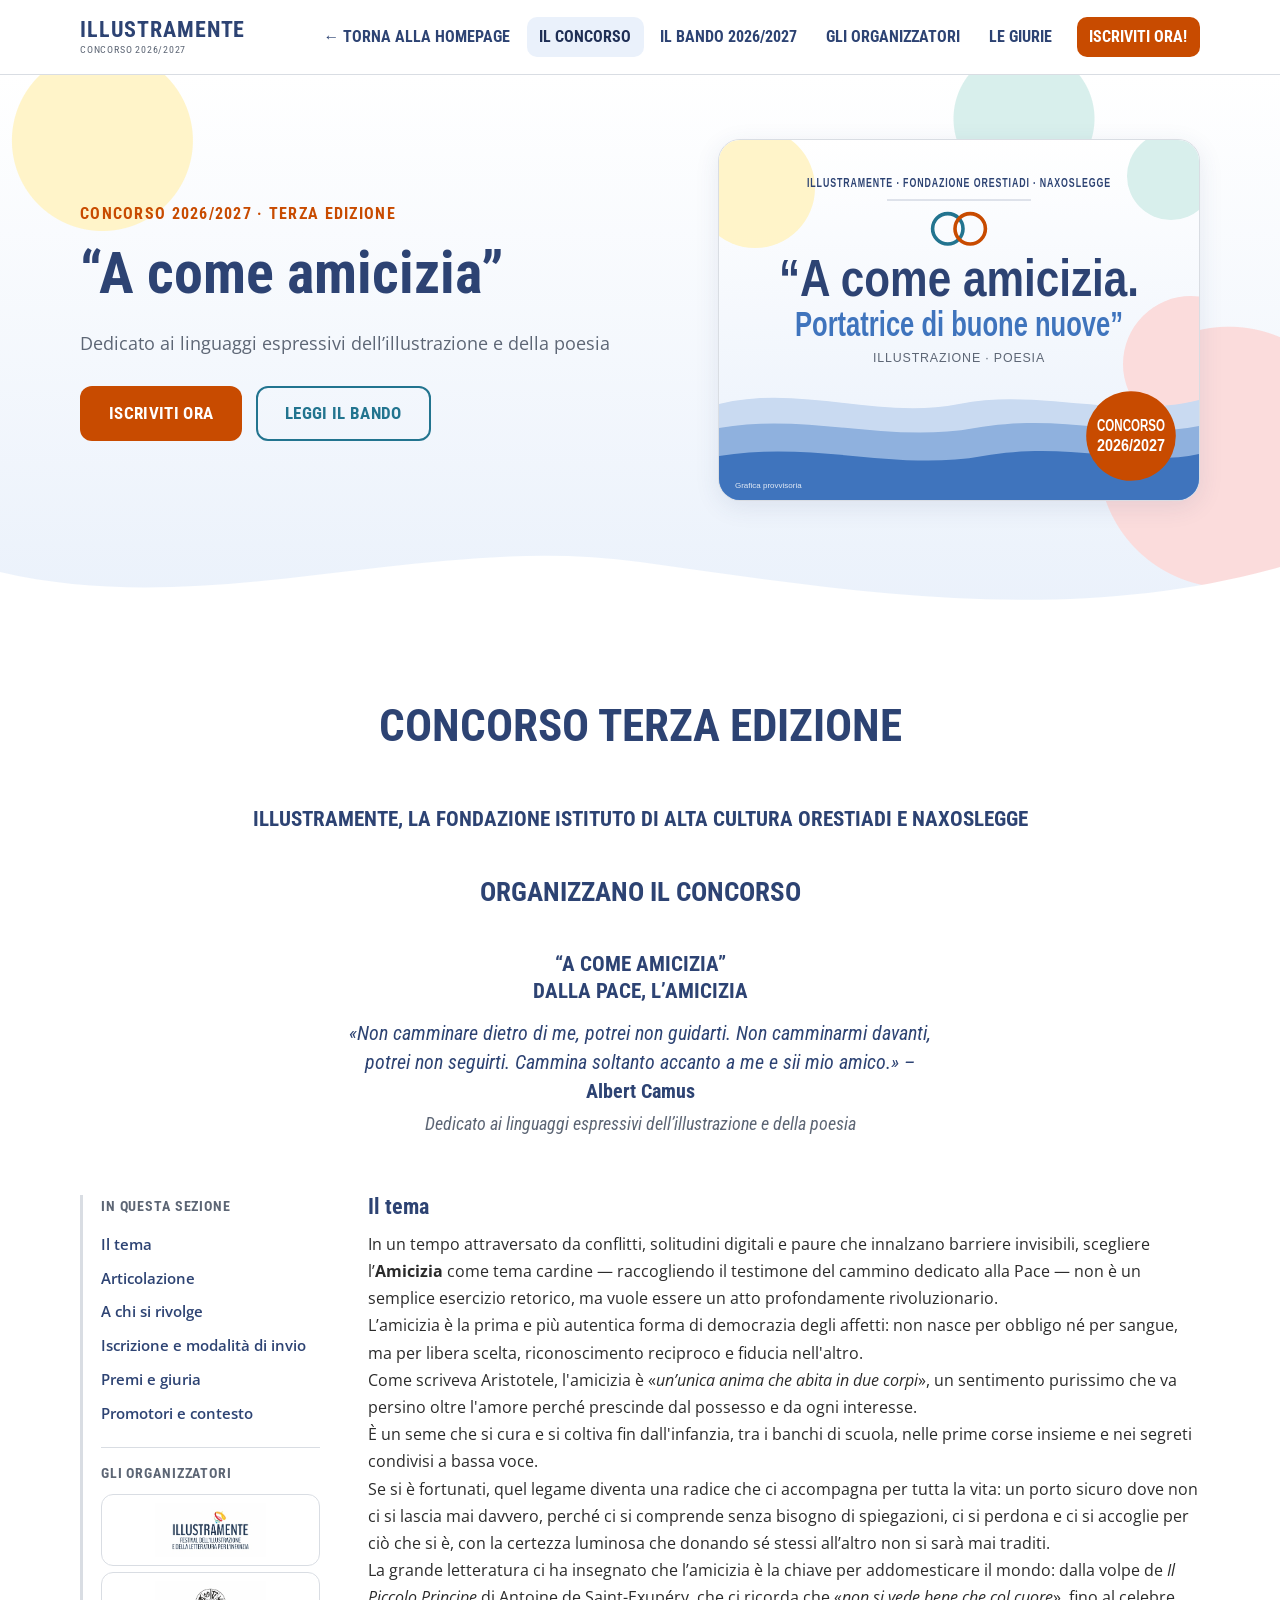
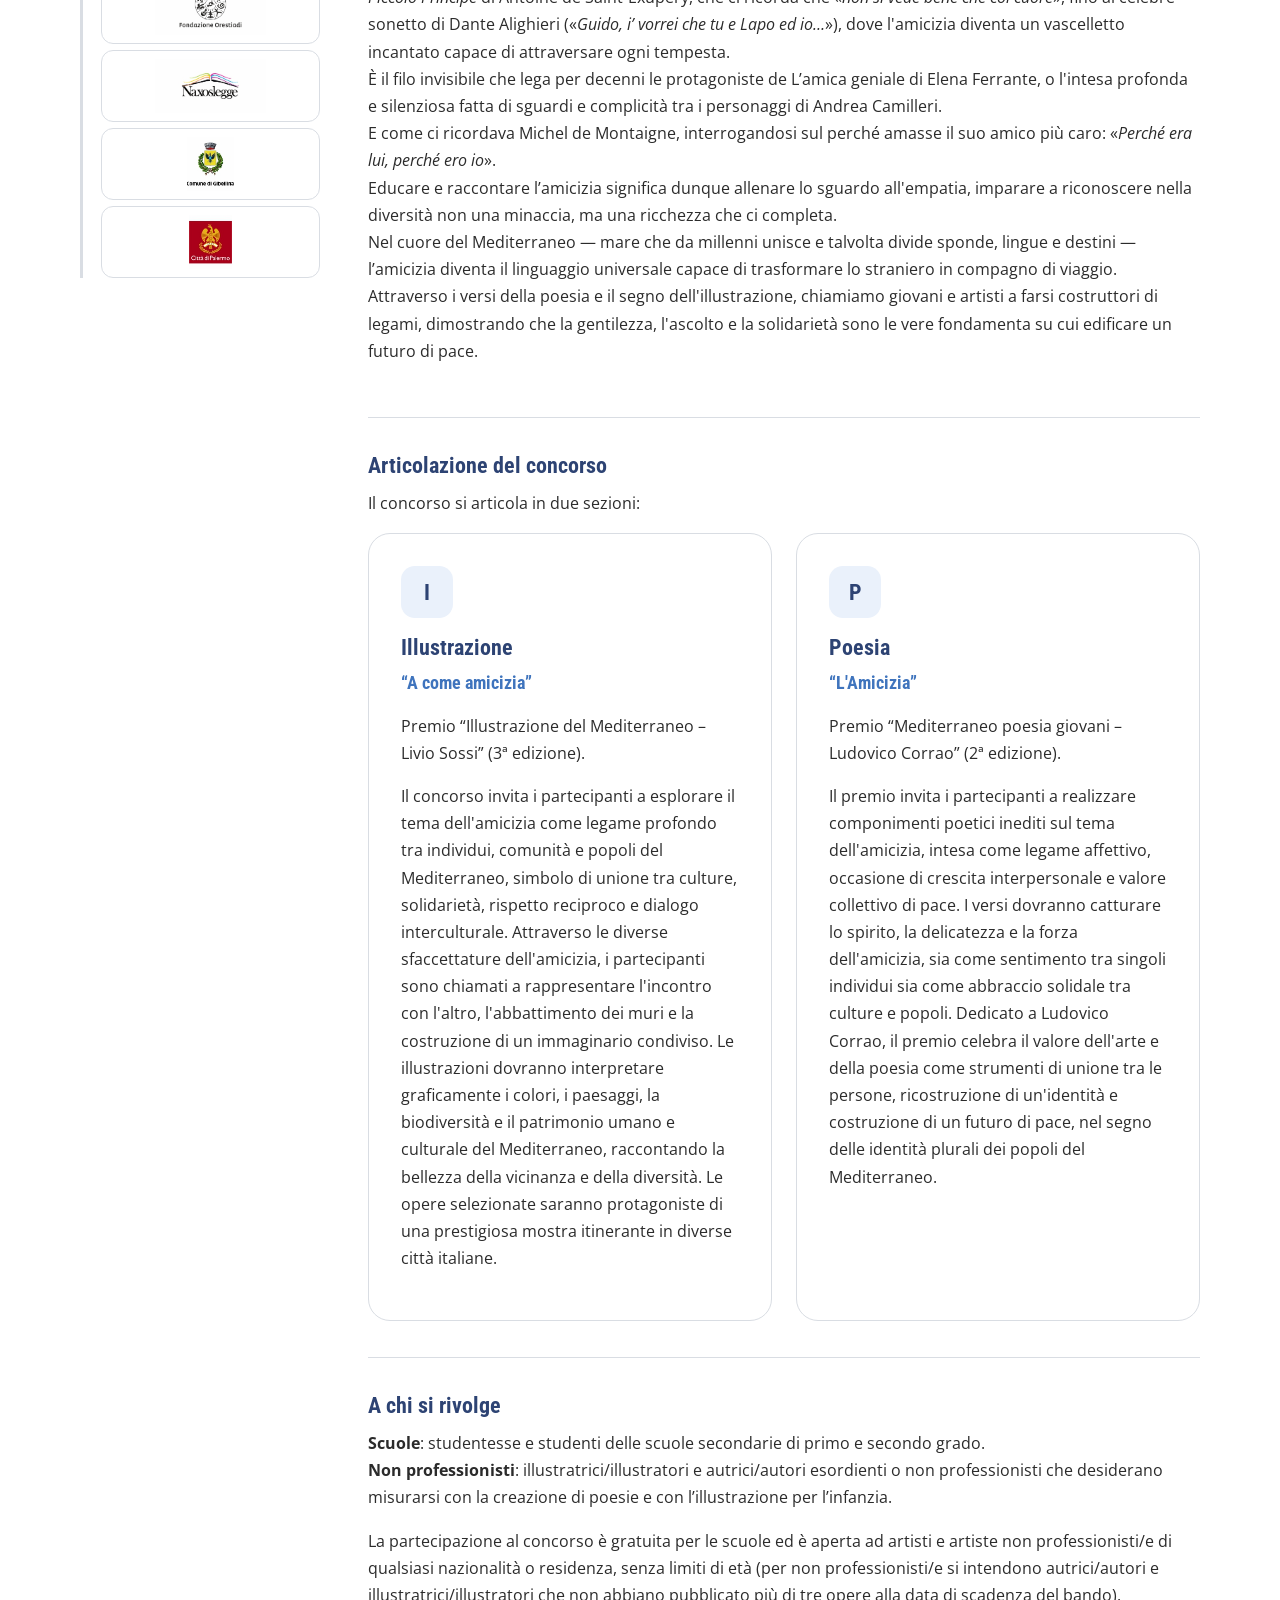
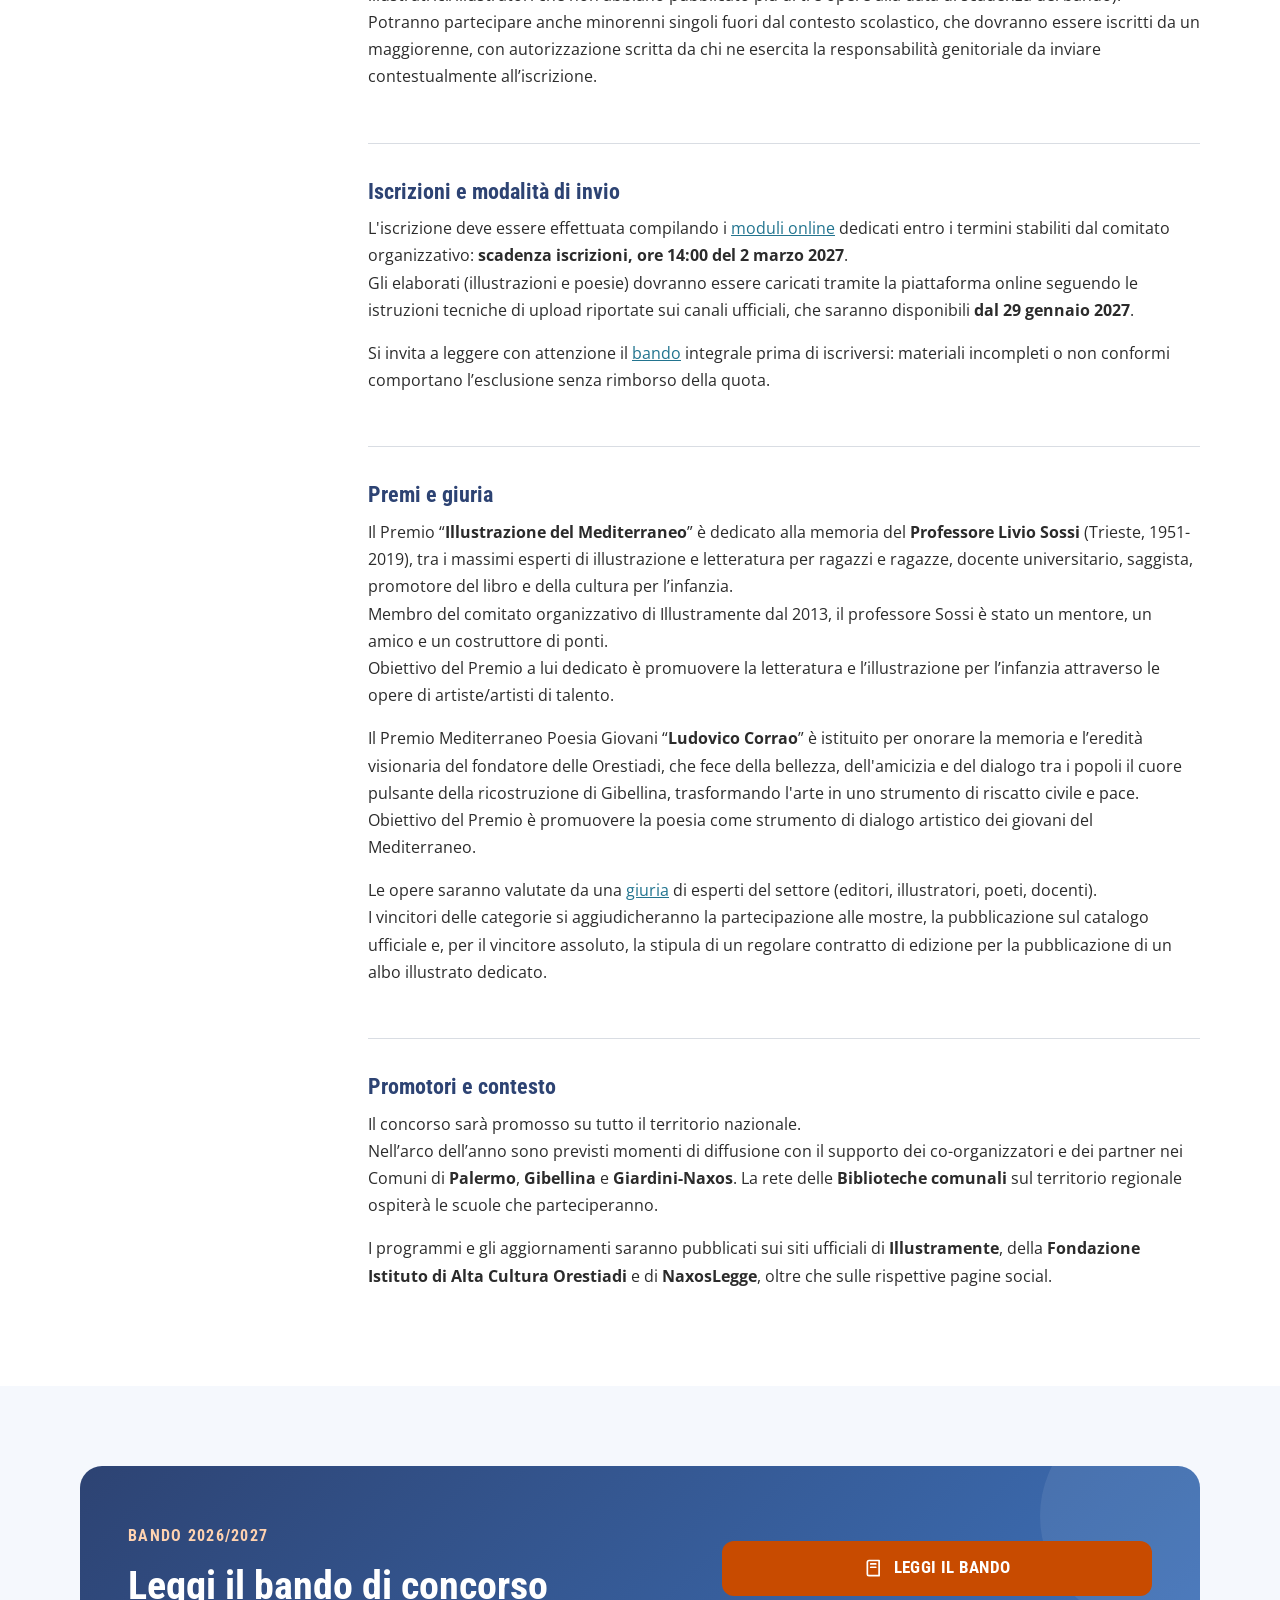
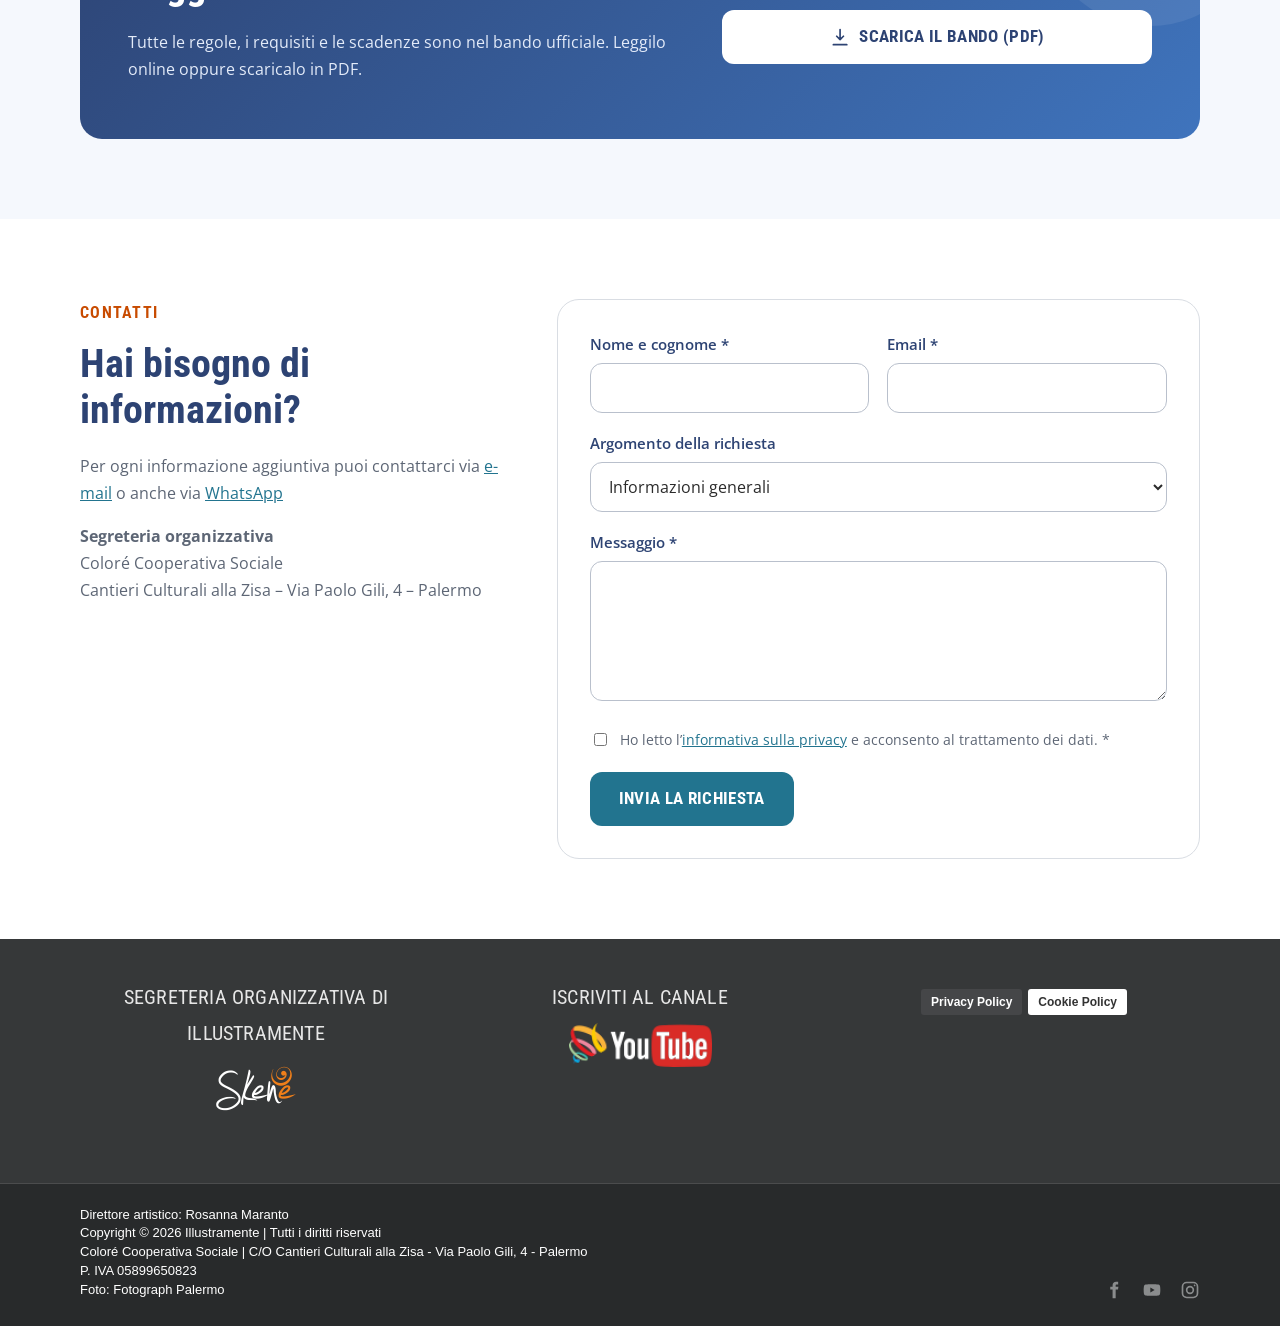
<file: index.html>
<!DOCTYPE html>
<html lang="it">

<head>
  <meta charset="utf-8">
  <meta name="viewport" content="width=device-width, initial-scale=1">
  <title>Concorso Illustramente 2026/2027 – L'amicizia</title>
  <meta name="description"
    content="Terza edizione del concorso di illustrazione e poesia di Illustramente, Fondazione Orestiadi e NaxosLegge: “A come amicizia”. Per scuole ed esordienti.">
  <!-- In WordPress font, CSS e JS li carica concorso/functions-concorso.php: queste righe non vanno copiate -->
  <link rel="preconnect" href="https://fonts.googleapis.com">
  <link rel="preconnect" href="https://fonts.gstatic.com" crossorigin>
  <link
    href="https://fonts.googleapis.com/css2?family=Open+Sans:wght@400;600;700&family=Roboto+Condensed:wght@400;700&display=swap"
    rel="stylesheet">
  <link rel="stylesheet" href="css/style.css">
  <script src="js/main.js" defer></script>
</head>

<body class="ic">
  <a class="ic-skip-link" href="#contenuto">Vai al contenuto</a>

  <!-- ============ HEADER + MENU ============
       In WordPress: concorso/parts/header.php. Il menu è una lista <ul><li><a>
       come quella generata da WordPress (Aspetto → Menu). -->
  <header class="ic-header">
    <div class="ic-container ic-header-inner">
      <a class="ic-brand" href="index.html">
        <!-- Per usare il logo: <img src="assets/img/logo-illustramente.png" alt="Illustramente" width="160" height="46"> -->
        <span class="ic-brand-text">Illustramente<small>Concorso 2026/2027</small></span>
      </a>

      <button class="ic-nav-toggle" type="button" aria-expanded="false" aria-controls="ic-nav"
        aria-label="Apri il menu"><span></span></button>

      <nav class="ic-nav" id="ic-nav" aria-label="Menu del concorso">
        <ul class="ic-nav-list">
          <li class="ic-nav-home"><a href="https://www.illustramente.it/blog/">Torna alla homepage</a></li>
          <li><a href="index.html" aria-current="page">Il concorso</a></li>
          <li><a href="bando.html">Il bando 2026/2027</a></li>
          <li><a href="partner.html">Gli organizzatori</a></li>
          <li><a href="giuria.html">Le giurie</a></li>
          <li class="ic-nav-cta"><a href="iscriviti.html">Iscriviti ora!</a></li>
        </ul>
      </nav>
    </div>
  </header>

  <main id="contenuto" class="ic-main">
    <!-- ===== WP: INIZIO CONTENUTO PAGINA =====
         In WordPress si copia SOLO quello che sta tra INIZIO e FINE
         (lo strumento wordpress/prepara-contenuti.html lo fa in automatico). -->

    <!-- ============ HERO ============ -->
    <section class="ic-hero" aria-labelledby="titolo-hero">
      <div class="ic-container ic-hero-grid">
        <div>
          <span class="ic-eyebrow">Concorso 2026/2027 · Terza edizione</span>
          <h1 id="titolo-hero">“A come amicizia”
          </h1>

          <p class="ic-lead">Dedicato ai linguaggi espressivi dell’illustrazione e della poesia</p>
          <div class="ic-hero-actions">
            <a class="ic-btn ic-btn-primary" href="iscriviti.html">Iscriviti ora</a>
            <a class="ic-btn ic-btn-outline" href="bando.html">Leggi il bando</a>
          </div>
        </div>
        <div class="ic-hero-visual">
          <!-- Grafica provvisoria: quando arriva la locandina 2026/2027 sostituisci src, alt, width e height.
               (La locandina del 2026, "Il viaggio", resta in assets/img/locandina-concorso-2026.png) -->
          <img src="assets/img/locandina-provvisoria-2026-2027.svg" width="1200" height="900"
            alt="Grafica provvisoria del concorso Illustramente 2026/2027: “A come amicizia”">
        </div>
      </div>
      <svg class="ic-hero-wave" viewBox="0 0 1440 90" preserveAspectRatio="none" aria-hidden="true">
        <path d="M0,40 C240,90 480,0 720,30 C960,60 1200,95 1440,35 L1440,90 L0,90 Z" fill="#ffffff" />
      </svg>
    </section>

    <!-- ============ PRESENTAZIONE DEL PROGETTO ============ -->
    <section class="ic-section" id="progetto" aria-labelledby="t-progetto">
      <div class="ic-container">
        <!-- ===== Intestazione ufficiale del bando ===== -->
        <div class="ic-bando-head">
          <h2 class="ic-bando-head-title" id="t-progetto">CONCORSO TERZA EDIZIONE</h2>

          <p class="ic-bando-head-org">ILLUSTRAMENTE, LA FONDAZIONE ISTITUTO DI ALTA CULTURA
            ORESTIADI E NAXOSLEGGE</p>
          <p class="ic-bando-head-verb">Organizzano il concorso</p>

          <p class="ic-bando-head-theme">“A come amicizia”</p>
          <p class="ic-bando-head-theme">Dalla pace, l’amicizia</p>

          <blockquote class="ic-bando-head-quote">
            <p>«Non camminare dietro di me, potrei non guidarti. Non camminarmi davanti, potrei non seguirti.
              Cammina soltanto accanto a me e sii mio amico.» – <cite>Albert Camus</cite></p>
          </blockquote>
          <p class="ic-bando-head-sub">Dedicato ai linguaggi espressivi dell’illustrazione e della poesia</p>

        </div>
        <div class="ic-presentation">
          <aside class="ic-toc" aria-label="In questa pagina">
            <p>In questa sezione</p>
            <a href="#sez-tema">Il tema</a>
            <a href="#sez-sezioni">Articolazione</a>
            <a href="#sez-chi">A chi si rivolge</a>
            <a href="#sez-scad">Iscrizione e modalità di invio</a>
            <a href="#sez-premi">Premi e giuria</a>
            <a href="#sez-prom">Promotori e contesto</a>

            <!-- ===== Loghi partner (restano fissi insieme all'indice) ===== -->
            <div class="ic-toc-partners">
              <p>Gli organizzatori</p>
              <ul class="ic-toc-logos">
                <li><a href="https://www.illustramente.it/blog/" target="_blank" rel="noopener"
                    aria-label="Illustramente (si apre in una nuova scheda)"><img
                      src="assets/img/partner-illustramente.webp" alt="Illustramente" width="313" height="151"
                      loading="lazy"></a></li>
                <li><a href="https://www.fondazioneorestiadi.it/" target="_blank" rel="noopener"
                    aria-label="Fondazione Orestiadi (si apre in una nuova scheda)"><img
                      src="assets/img/partner-orestiadi.webp" alt="Fondazione Orestiadi" width="313" height="151"
                      loading="lazy"></a></li>
                <li><a href="https://www.naxoslegge.com/" target="_blank" rel="noopener"
                    aria-label="NaxosLegge (si apre in una nuova scheda)"><img src="assets/img/partner-naxoslegge.webp"
                      alt="NaxosLegge" width="313" height="151" loading="lazy"></a></li>
                <li><a href="https://www.comune.gibellina.tp.it/" target="_blank" rel="noopener"
                    aria-label="Comune di Gibellina (si apre in una nuova scheda)"><img
                      src="assets/img/partner-gibellina.webp" alt="Comune di Gibellina" width="86" height="100"
                      loading="lazy"></a></li>
                <li><a href="https://www.comune.palermo.it/" target="_blank" rel="noopener"
                    aria-label="Comune di Palermo (si apre in una nuova scheda)"><img
                      src="assets/img/partner-palermo.webp" alt="Comune di Palermo" width="79" height="100"
                      loading="lazy"></a></li>
              </ul>
            </div>
          </aside>

          <div>
            <article class="ic-article-block" id="sez-tema">
              <h3>Il tema</h3>
              <p>In un tempo attraversato da conflitti, solitudini digitali e paure che innalzano barriere invisibili,
                scegliere l’<b>Amicizia</b> come tema cardine — raccogliendo il testimone del cammino dedicato alla
                Pace — non è un semplice esercizio retorico, ma vuole essere un atto profondamente
                rivoluzionario. <br> L’amicizia è la prima e più autentica forma di democrazia degli affetti: non nasce
                per obbligo né per sangue, ma per libera scelta, riconoscimento reciproco e fiducia nell'altro. <br>
                Come
                scriveva Aristotele, l'amicizia è «<i>un’unica anima che abita in due corpi</i>», un sentimento purissimo
                che va persino oltre l'amore perché prescinde dal possesso e da ogni interesse. <br>
                È un seme che si cura e si coltiva fin dall'infanzia, tra i banchi di scuola, nelle prime corse
                insieme
                e nei segreti condivisi a bassa voce. <br> Se si è fortunati, quel legame diventa una radice che ci
                accompagna per tutta la vita: un porto sicuro dove non ci si lascia mai davvero, perché ci si
                comprende senza bisogno di spiegazioni, ci si perdona e ci si accoglie per ciò che si è, con la
                certezza luminosa che donando sé stessi all’altro non si sarà mai traditi. <br>
                La grande letteratura ci ha insegnato che l’amicizia è la chiave per addomesticare il mondo: dalla
                volpe de <i>Il Piccolo Principe</i> di Antoine de Saint-Exupéry, che ci ricorda che «<i>non si vede bene che
                col cuore</i>», fino al celebre sonetto di Dante Alighieri («<i>Guido, i’ vorrei che tu e Lapo ed io…</i>»),
                dove l'amicizia diventa un vascelletto incantato capace di attraversare ogni tempesta. <br> È il filo
                invisibile che lega per decenni le protagoniste de L’amica geniale di Elena Ferrante, o l'intesa
                profonda e silenziosa fatta di sguardi e complicità tra i personaggi di Andrea Camilleri. <br> E come ci
                ricordava Michel de Montaigne, interrogandosi sul perché amasse il suo amico più caro: «<i>Perché
                era lui, perché ero io</i>». <br>
                Educare e raccontare l’amicizia significa dunque allenare lo sguardo all'empatia, imparare a
                riconoscere nella diversità non una minaccia, ma una ricchezza che ci completa. <br> Nel cuore del
                Mediterraneo — mare che da millenni unisce e talvolta divide sponde, lingue e destini — l’amicizia
                diventa il linguaggio universale capace di trasformare lo straniero in compagno di viaggio. <br>
                Attraverso i versi della poesia e il segno dell'illustrazione, chiamiamo giovani e artisti a farsi
                costruttori di legami, dimostrando che la gentilezza, l'ascolto e la solidarietà sono le vere
                fondamenta su cui edificare un futuro di pace.</p>
            </article>

            <article class="ic-article-block" id="sez-sezioni">
              <h3>Articolazione del concorso</h3>
              <p>Il concorso si articola in due sezioni:</p>
              <div class="ic-grid-2">
                <div class="ic-card">
                  <div class="ic-icon" aria-hidden="true">I</div>
                  <h4>Illustrazione</h4>
                  <p class="ic-card-sub">“A come amicizia”</p>
                  <p>Premio “Illustrazione del Mediterraneo – Livio Sossi” (3ª edizione).</p>
                  <p>Il concorso invita i partecipanti a esplorare il tema dell'amicizia come legame profondo tra
                    individui, comunità e popoli del Mediterraneo, simbolo di unione tra culture, solidarietà, rispetto
                    reciproco e dialogo interculturale. Attraverso le diverse sfaccettature dell'amicizia, i
                    partecipanti
                    sono chiamati a rappresentare l'incontro con l'altro, l'abbattimento dei muri e la costruzione di un
                    immaginario condiviso. Le illustrazioni dovranno interpretare graficamente i colori, i paesaggi, la
                    biodiversità e il patrimonio umano e culturale del Mediterraneo, raccontando la bellezza della
                    vicinanza e della diversità. Le opere selezionate saranno protagoniste di una prestigiosa mostra
                    itinerante in diverse città italiane.</p>
                </div>
                <div class="ic-card">
                  <div class="ic-icon" aria-hidden="true">P</div>
                  <h4>Poesia</h4>
                  <p class="ic-card-sub">“L'Amicizia”</p>
                  <p>Premio “Mediterraneo poesia giovani – Ludovico Corrao” (2ª edizione).</p>
                  <p>Il premio invita i partecipanti a realizzare componimenti poetici inediti sul tema dell'amicizia,
                    intesa come legame affettivo, occasione di crescita interpersonale e valore collettivo di pace. I
                    versi dovranno catturare lo spirito, la delicatezza e la forza dell'amicizia, sia come sentimento
                    tra
                    singoli individui sia come abbraccio solidale tra culture e popoli. Dedicato a Ludovico Corrao, il
                    premio celebra il valore dell'arte e della poesia come strumenti di unione tra le persone,
                    ricostruzione di un'identità e costruzione di un futuro di pace, nel segno delle identità plurali
                    dei
                    popoli del Mediterraneo.</p>
                </div>
              </div>
            </article>


            <article class="ic-article-block" id="sez-chi">
              <h3>A chi si rivolge</h3>
              <p><b>Scuole</b>: studentesse e studenti delle scuole secondarie di primo e secondo
                grado. <br>
                <b>Non professionisti</b>: illustratrici/illustratori e autrici/autori esordienti o non
                professionisti che desiderano misurarsi con la creazione di poesie e con
                l’illustrazione per l’infanzia.
              </p>
              <p>La partecipazione al concorso è gratuita per le scuole ed è aperta ad artisti e
                artiste non professionisti/e di qualsiasi nazionalità o residenza, senza limiti di età
                (per non professionisti/e si intendono autrici/autori e illustratrici/illustratori che non abbiano
                pubblicato più di tre opere alla data di scadenza del bando). <br>
                Potranno partecipare anche minorenni singoli fuori dal contesto scolastico, che dovranno essere
                iscritti da un maggiorenne, con autorizzazione scritta da chi ne esercita la responsabilità
                genitoriale da inviare contestualmente all’iscrizione. <br>
              </p>
            </article>
            <article class="ic-article-block" id="sez-scad">
              <h3>Iscrizioni e modalità di invio</h3>
              <p>L'iscrizione deve essere effettuata compilando i <a href="iscriviti.html">moduli
                  online</a> dedicati entro
                i termini stabiliti dal comitato organizzativo: <b>scadenza iscrizioni, ore 14:00 del 2 marzo
                  2027</b>. <br>
                Gli elaborati (illustrazioni e poesie) dovranno essere caricati tramite la
                piattaforma online seguendo le istruzioni tecniche di upload riportate sui canali
                ufficiali, che saranno disponibili <b>dal 29 gennaio 2027</b>.
              </p>
              <p>Si invita a leggere con attenzione il <a href="bando.html">bando</a> integrale prima
                di iscriversi: materiali incompleti o non
                conformi comportano l’esclusione senza rimborso della quota.</p>
            </article>

            <article class="ic-article-block" id="sez-premi">
              <h3>Premi e giuria</h3>
              <p>Il Premio “<b>Illustrazione del Mediterraneo</b>” è dedicato alla memoria del
                <b>Professore Livio Sossi</b> (Trieste, 1951-2019), tra i massimi esperti di illustrazione e
                letteratura per ragazzi e ragazze, docente universitario, saggista, promotore del libro e
                della cultura per l’infanzia. <br> Membro del comitato organizzativo di Illustramente dal
                2013, il professore Sossi è stato un mentore, un amico e un costruttore di ponti. <br>

                Obiettivo del Premio a lui dedicato è promuovere la letteratura e l’illustrazione per
                l’infanzia attraverso le opere di artiste/artisti di talento.
              </p>
              <p>Il Premio Mediterraneo Poesia Giovani “<b>Ludovico Corrao</b>” è istituito per
                onorare la memoria e l’eredità visionaria del fondatore delle Orestiadi, che fece della
                bellezza, dell'amicizia e del dialogo tra i popoli il cuore pulsante della ricostruzione
                di Gibellina, trasformando l'arte in uno strumento di riscatto civile e pace. <br>

                Obiettivo
                del Premio è promuovere la poesia come strumento di dialogo artistico dei giovani
                del Mediterraneo.</p>
              <p>Le opere saranno valutate da una <a href="giuria.html">giuria</a> di esperti del
                settore (editori,
                illustratori, poeti, docenti). <br> I vincitori delle categorie si aggiudicheranno la
                partecipazione alle mostre, la pubblicazione sul catalogo ufficiale e, per il vincitore
                assoluto, la stipula di un regolare contratto di edizione per la pubblicazione di un albo
                illustrato dedicato.</p>
            </article>

            <article class="ic-article-block" id="sez-prom">
              <h3>Promotori e contesto</h3>
              <p>Il concorso sarà promosso su tutto il territorio nazionale. <br>
                Nell’arco dell’anno sono previsti momenti di diffusione con il supporto dei co-organizzatori e dei
                partner nei Comuni di <b>Palermo</b>, <b>Gibellina</b> e <b>Giardini-Naxos</b>.
                La rete delle <b>Biblioteche comunali</b> sul territorio regionale ospiterà le scuole che
                parteciperanno.</p>
              <p>I programmi e gli aggiornamenti saranno pubblicati sui siti ufficiali di <b>Illustramente</b>, della
                <b>Fondazione Istituto di Alta Cultura
                  Orestiadi</b> e di <b>NaxosLegge</b>, oltre che sulle rispettive pagine social.
              </p>
            </article>

          </div>
        </div>
      </div>
    </section>

    <!-- ============ BANDO: leggi / scarica ============ -->
    <section class="ic-section ic-section-alt" id="bando" aria-labelledby="t-bando">
      <div class="ic-container">
        <div class="ic-bando-box">
          <div>
            <span class="ic-eyebrow ic-eyebrow-light">Bando 2026/2027</span>
            <h2 id="t-bando">Leggi il bando di concorso</h2>
            <p>Tutte le regole, i requisiti e le scadenze sono nel bando ufficiale. Leggilo online oppure
              scaricalo in PDF.</p>
          </div>
          <div class="ic-bando-actions">
            <a class="ic-btn ic-btn-primary" href="bando.html">
              <svg viewBox="0 0 24 24" fill="none" stroke="currentColor" stroke-width="2" stroke-linecap="round"
                stroke-linejoin="round" aria-hidden="true">
                <path d="M4 5a2 2 0 0 1 2-2h12v18H6a2 2 0 0 1-2-2z" />
                <path d="M8 7h6M8 11h6" />
              </svg>
              Leggi il bando
            </a>
            <a class="ic-btn ic-btn-light" href="download/BANDO-AL-14-NOVEMBRE-2026.pdf" download>
              <svg viewBox="0 0 24 24" fill="none" stroke="currentColor" stroke-width="2" stroke-linecap="round"
                stroke-linejoin="round" aria-hidden="true">
                <path d="M12 3v12m0 0l-4-4m4 4l4-4M4 21h16" />
              </svg>
              Scarica il bando (PDF)
            </a>
          </div>
        </div>
      </div>
    </section>

    <!-- ============ FORM INFORMAZIONI ============ -->
    <section class="ic-section" id="contatti" aria-labelledby="t-contatti">
      <div class="ic-container ic-contact">
        <div class="ic-contact-info">
          <span class="ic-eyebrow">Contatti</span>
          <h2 id="t-contatti">Hai bisogno di informazioni?</h2>
          <p>Per ogni informazione aggiuntiva puoi contattarci via <a href="mailto:info@illustramente.it">e-mail</a> o
            anche via <a href="https://wa.me/393477561652" target="_blank" rel="noopener">WhatsApp</a></p>
          <p><strong>Segreteria organizzativa</strong><br>Coloré Cooperativa Sociale<br>Cantieri Culturali alla Zisa –
            Via Paolo Gili, 4 – Palermo</p>
        </div>

        <!-- In WordPress questo <form> si sostituisce con lo shortcode del plugin dei moduli (vedi la guida GUIDA-WORDPRESS.html, file a parte) -->
        <form class="ic-form" id="form-info" action="#" method="post" novalidate>
          <div class="ic-form-row">
            <div class="ic-field">
              <label for="nome">Nome e cognome *</label>
              <input type="text" id="nome" name="nome" autocomplete="name" required>
            </div>
            <div class="ic-field">
              <label for="email">Email *</label>
              <input type="email" id="email" name="email" autocomplete="email" required>
            </div>
          </div>
          <div class="ic-field">
            <label for="argomento">Argomento della richiesta</label>
            <select id="argomento" name="argomento">
              <option value="generale">Informazioni generali</option>
              <option value="illustrazione">Sezione Illustrazione</option>
              <option value="poesia">Sezione Poesia</option>
              <option value="iscrizione">Problemi con l’iscrizione</option>
            </select>
          </div>
          <div class="ic-field">
            <label for="messaggio">Messaggio *</label>
            <textarea id="messaggio" name="messaggio" required></textarea>
          </div>
          <div class="ic-field ic-hp" aria-hidden="true">
            <label for="sito">Non compilare</label>
            <input type="text" id="sito" name="sito" tabindex="-1" autocomplete="off">
          </div>
          <label class="ic-check">
            <input type="checkbox" id="privacy" name="privacy" required>
            <span>Ho letto l’<a href="https://www.iubenda.com/privacy-policy/48086239" target="_blank"
                rel="noopener">informativa sulla
                privacy</a> e acconsento al trattamento dei dati. *</span>
          </label>
          <button class="ic-btn ic-btn-teal" type="submit">Invia la richiesta</button>
          <p class="ic-form-status" id="form-status" role="status" aria-live="polite"></p>
        </form>
      </div>
    </section>

    <!-- ===== WP: FINE CONTENUTO PAGINA ===== -->
  </main>

  <!-- ============ FOOTER (come illustramente.it) ============
       In WordPress: concorso/parts/footer.php -->
  <footer class="ic-footer">
    <div class="ic-footer-top">
      <div class="ic-container ic-footer-cols">

        <div class="ic-footer-col">
          <h2>Segreteria organizzativa di Illustramente</h2>
          <a href="http://www.centroculturaleskene.it/" target="_blank" rel="noopener"
            aria-label="Centro Culturale Skené (si apre in una nuova scheda)">
            <img src="assets/img/logo-skene.webp" alt="Skené" width="78" height="48">
          </a>
        </div>

        <div class="ic-footer-col">
          <h2>Iscriviti al canale</h2>
          <a href="https://www.youtube.com/user/Illustramente" target="_blank" rel="noopener"
            aria-label="Canale YouTube di Illustramente (si apre in una nuova scheda)">
            <img src="assets/img/logo-youtube.webp" alt="YouTube" width="143" height="44">
          </a>
        </div>

        <div class="ic-footer-col ic-footer-policy">
          <a class="ic-pill ic-pill-dark" href="https://www.iubenda.com/privacy-policy/48086239" target="_blank"
            rel="noopener">Privacy Policy</a>
          <a class="ic-pill ic-pill-light" href="https://www.iubenda.com/privacy-policy/48086239/cookie-policy"
            target="_blank" rel="noopener">Cookie Policy</a>
        </div>

      </div>
    </div>

    <div class="ic-footer-bottom-bar">
      <div class="ic-container ic-footer-bottom-inner">
        <p>
          Direttore artistico: Rosanna Maranto<br>
          Copyright © 2026 Illustramente | Tutti i diritti riservati<br>
          Coloré Cooperativa Sociale | C/O Cantieri Culturali alla Zisa - Via Paolo Gili, 4 - Palermo<br>
          P. IVA 05899650823<br>
          Foto: <a href="https://www.fotographpalermo.it/" target="_blank" rel="noopener">Fotograph Palermo</a>
        </p>

        <div class="ic-footer-social">
          <a href="https://www.facebook.com/Illustramente/" target="_blank" rel="noopener" aria-label="Facebook">
            <svg viewBox="0 0 24 24" fill="currentColor" aria-hidden="true">
              <path
                d="M14 8V6.5c0-.8.2-1.2 1.3-1.2H17V2.2C16.6 2.15 15.6 2 14.5 2 12 2 10.3 3.5 10.3 6.3V8H7.5v3.5h2.8V22H14V11.5h2.8L17.3 8H14z" />
            </svg>
          </a>
          <a href="https://www.youtube.com/user/Illustramente" target="_blank" rel="noopener" aria-label="YouTube">
            <svg viewBox="0 0 24 24" fill="currentColor" aria-hidden="true">
              <path
                d="M21.6 7.2a2.5 2.5 0 0 0-1.8-1.8C18.2 5 12 5 12 5s-6.2 0-7.8.4A2.5 2.5 0 0 0 2.4 7.2C2 8.8 2 12 2 12s0 3.2.4 4.8a2.5 2.5 0 0 0 1.8 1.8C5.8 19 12 19 12 19s6.2 0 7.8-.4a2.5 2.5 0 0 0 1.8-1.8c.4-1.6.4-4.8.4-4.8s0-3.2-.4-4.8zM10 15V9l5.2 3L10 15z" />
            </svg>
          </a>
          <a href="https://www.instagram.com/illustramente.it/" target="_blank" rel="noopener" aria-label="Instagram">
            <svg viewBox="0 0 24 24" fill="none" stroke="currentColor" stroke-width="2" aria-hidden="true">
              <rect x="3" y="3" width="18" height="18" rx="5" />
              <circle cx="12" cy="12" r="4" />
              <circle cx="17.5" cy="6.5" r="1" fill="currentColor" stroke="none" />
            </svg>
          </a>
        </div>
      </div>
    </div>
  </footer>
</body>

</html>
</file>
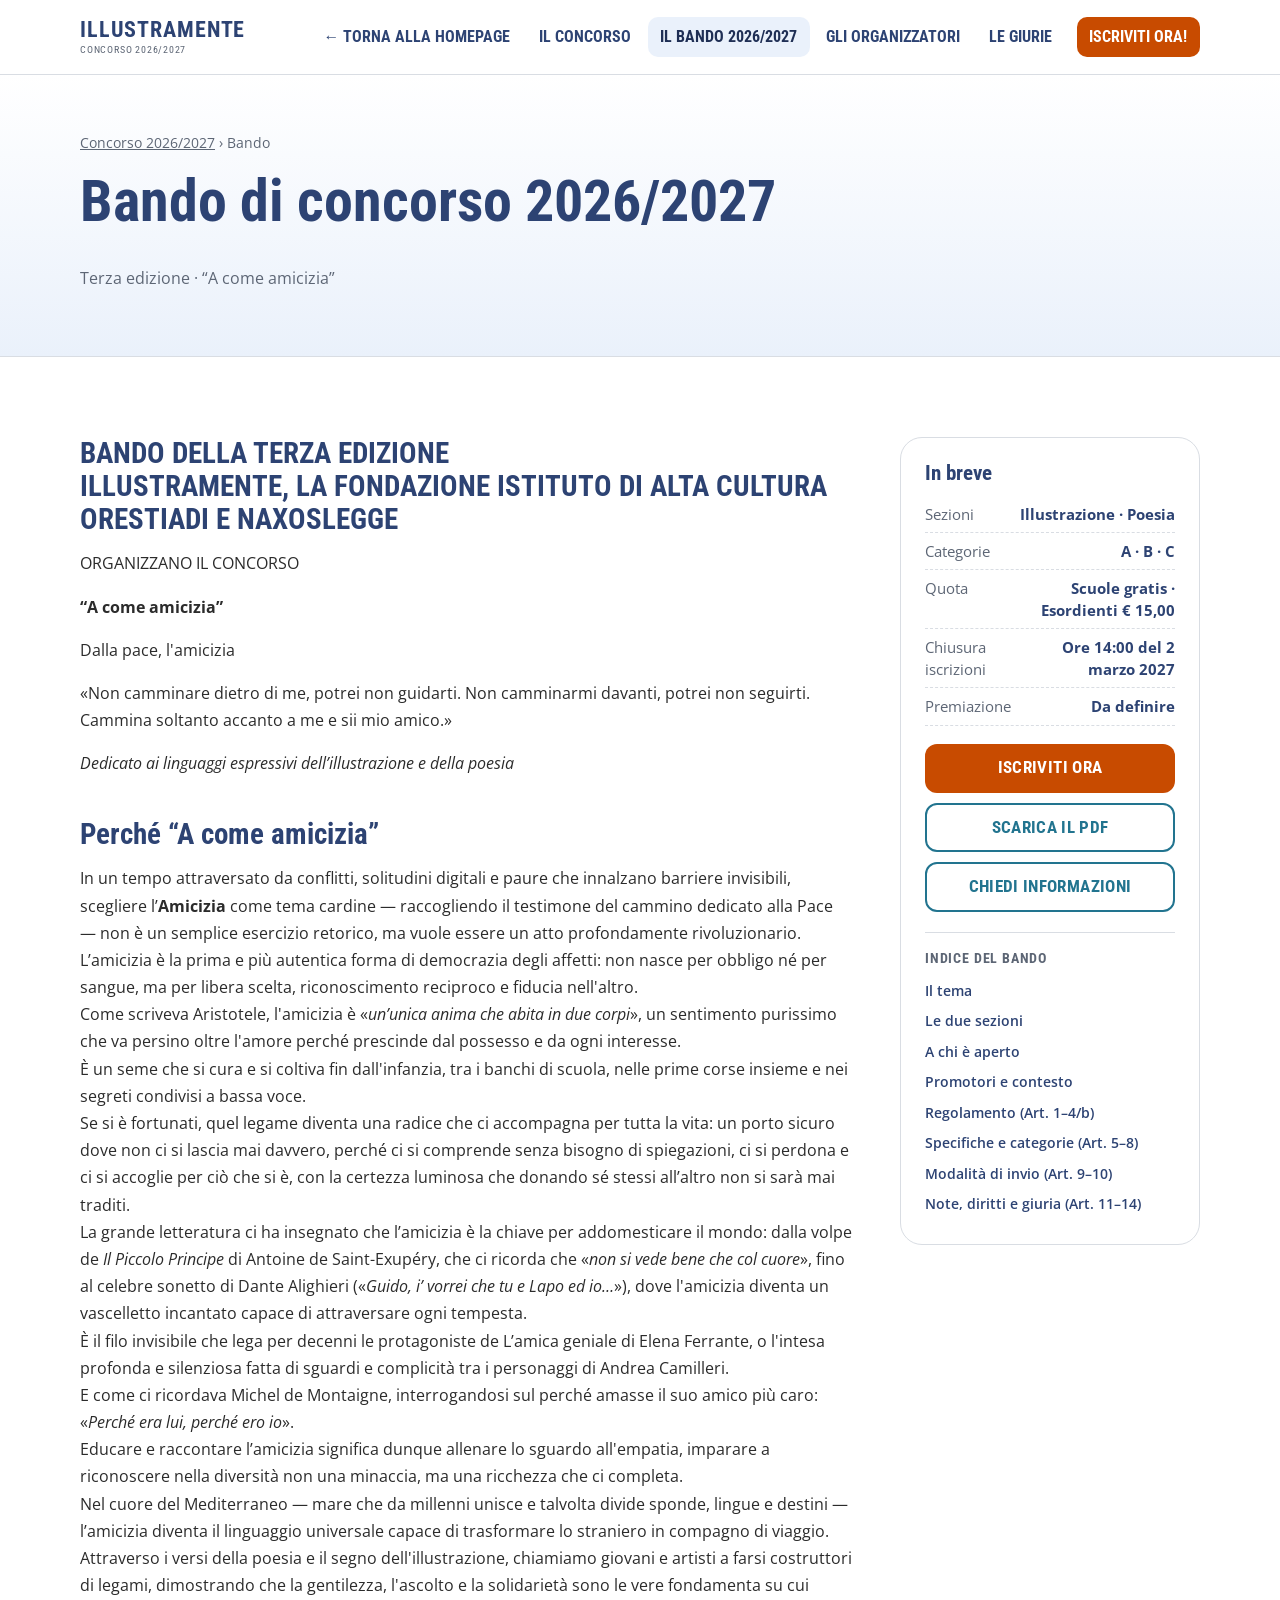
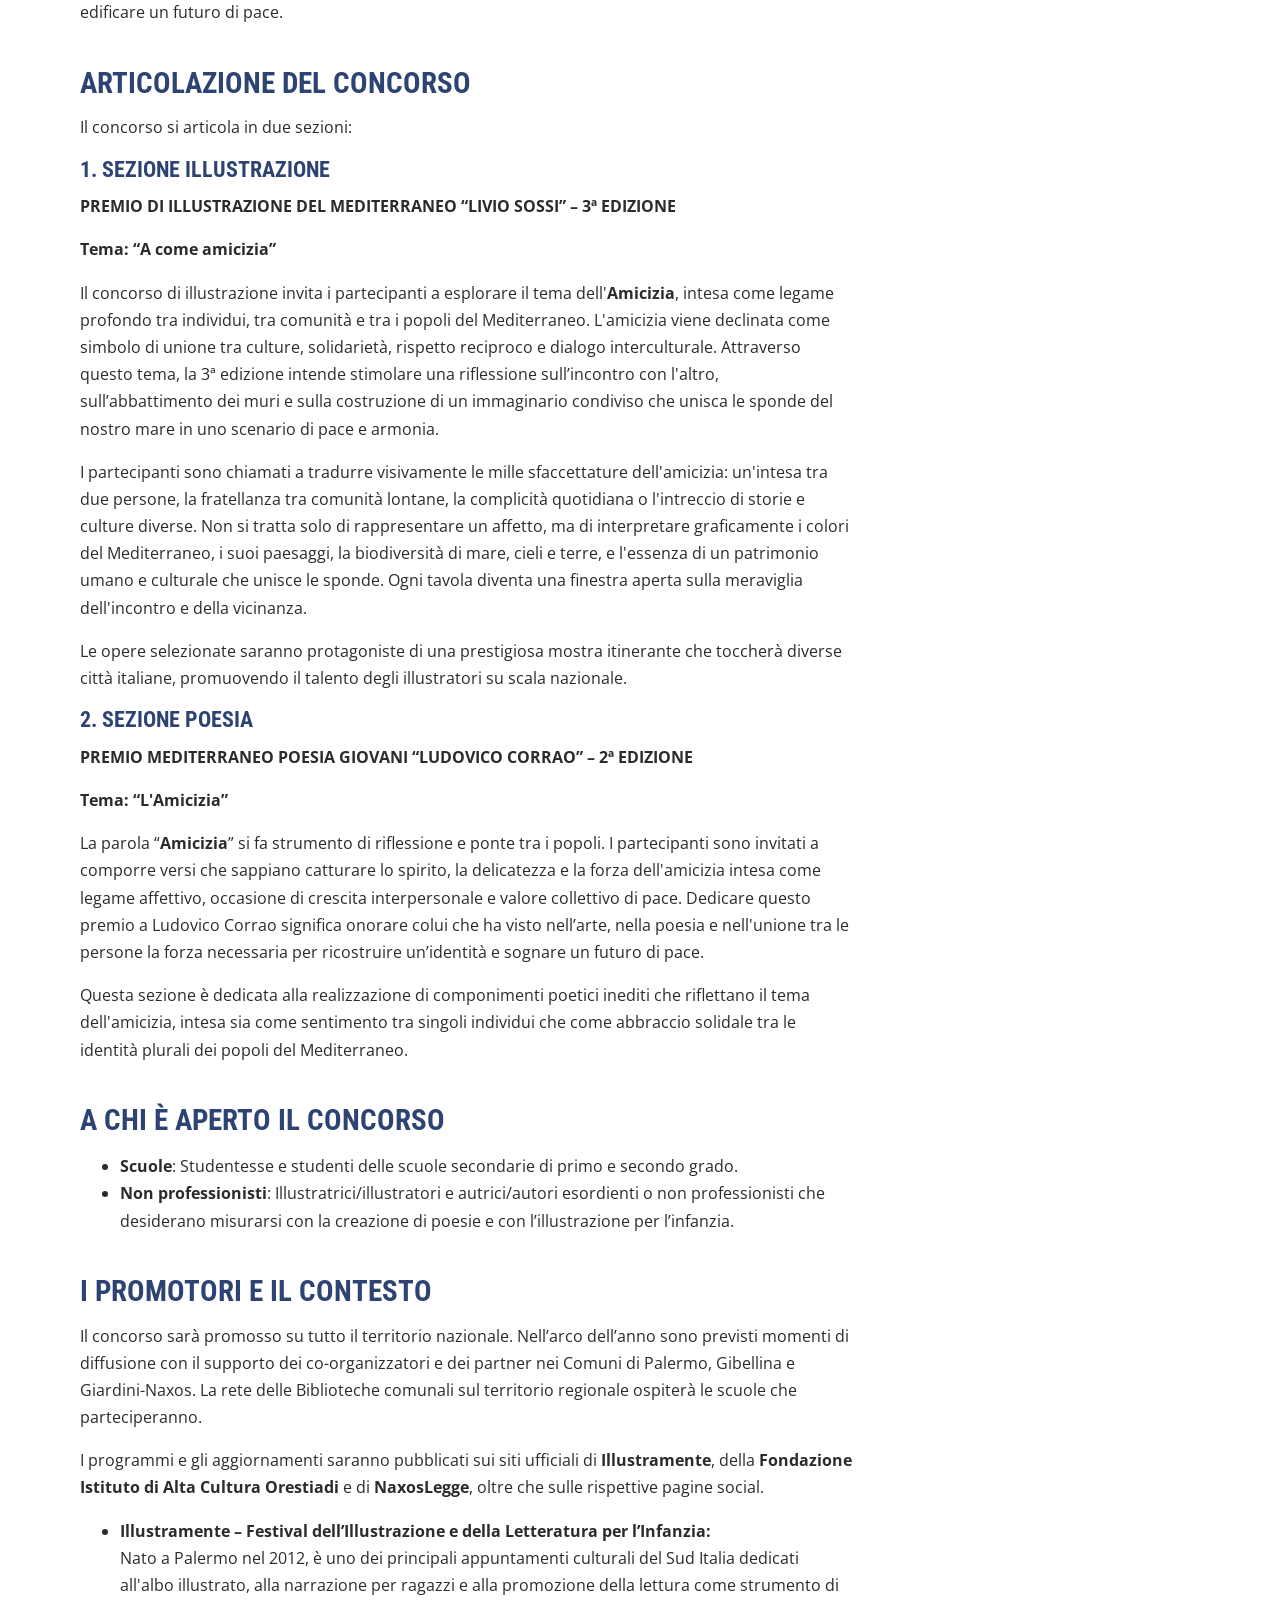
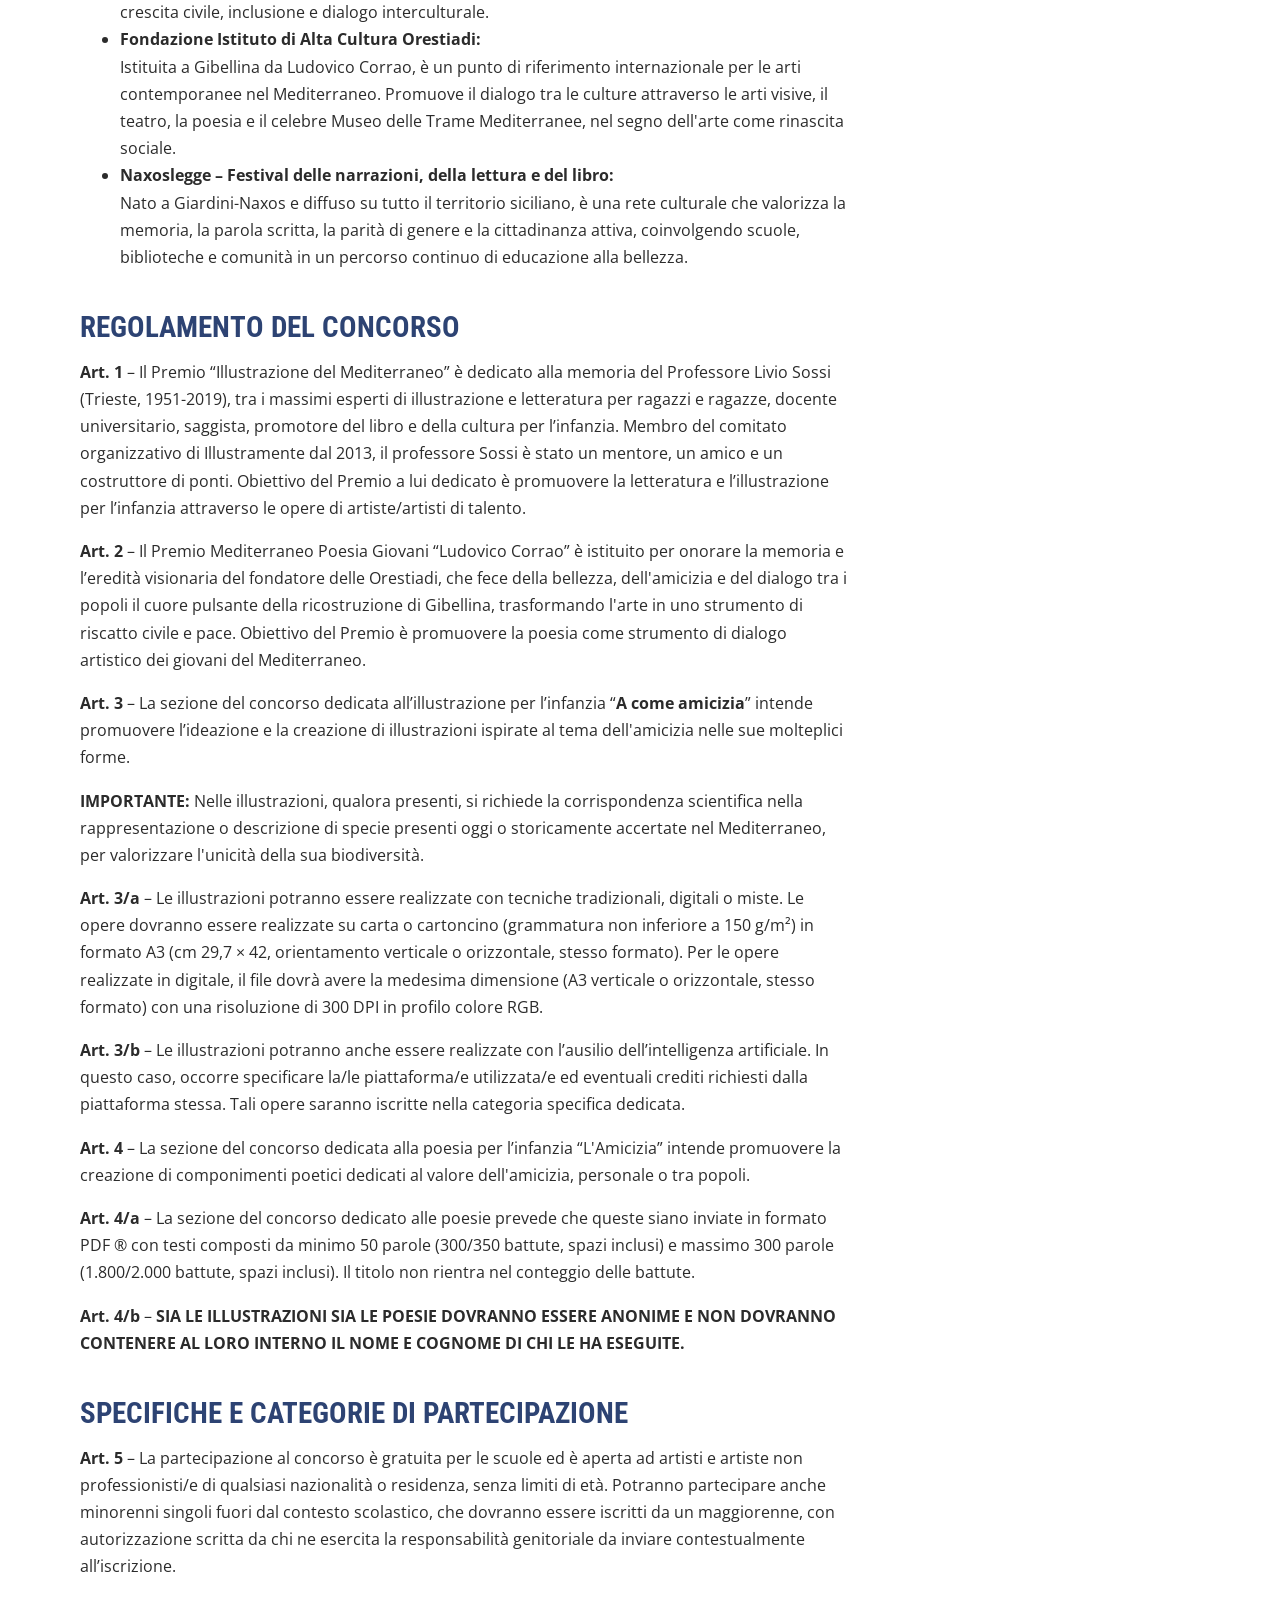
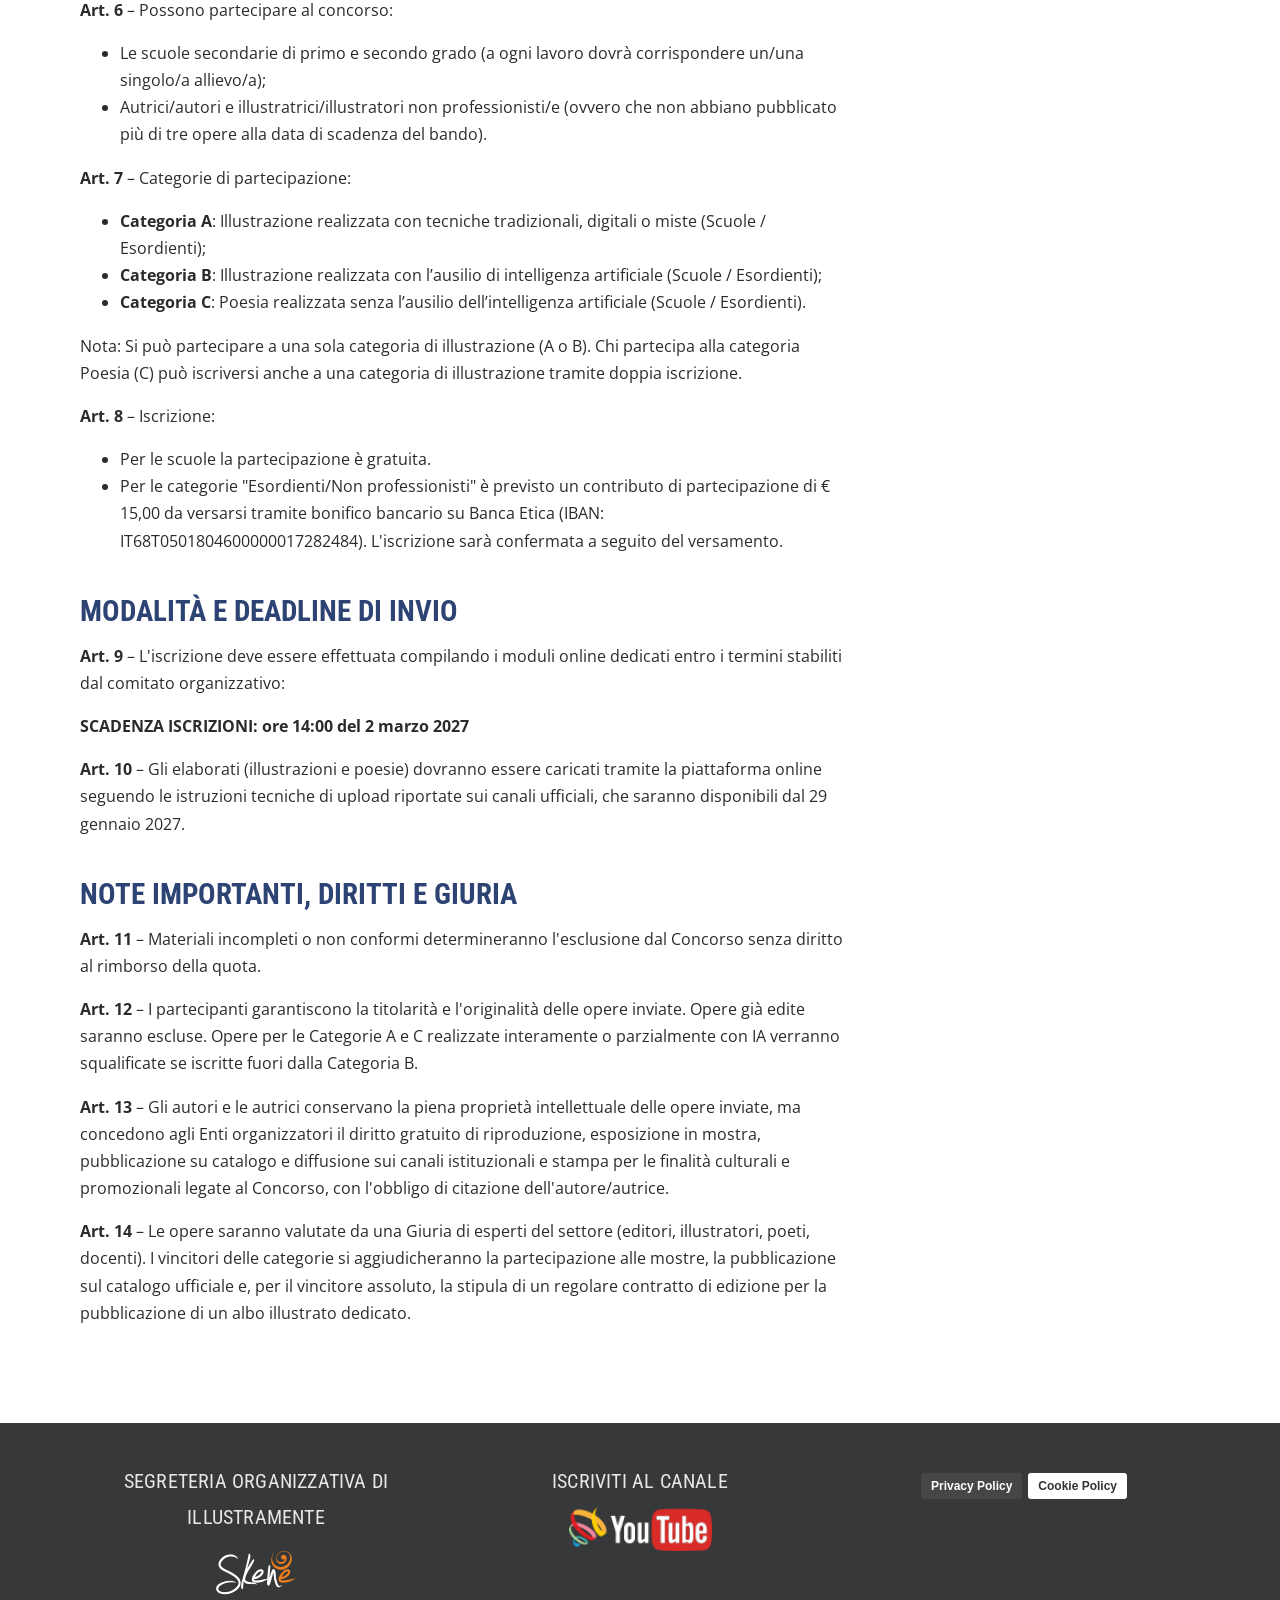
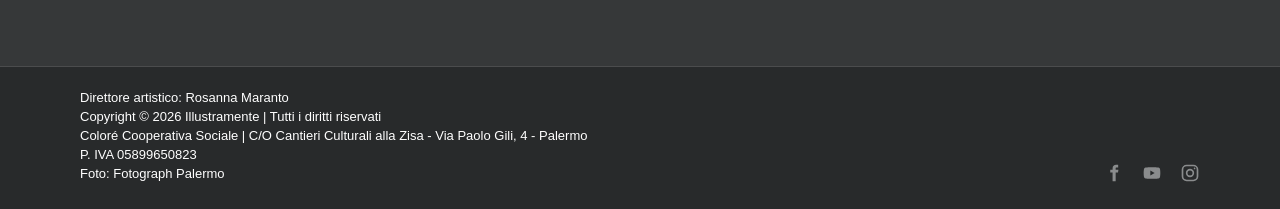
<file: bando.html>
<!DOCTYPE html>
<html lang="it">

<head>
  <meta charset="utf-8">
  <meta name="viewport" content="width=device-width, initial-scale=1">
  <title>Bando di concorso 2026/2027 – Illustramente</title>
  <meta name="description"
    content="Bando della terza edizione di Illustramente: concorso di illustrazione e poesia sul tema “A come amicizia”, aperto a scuole e non professionisti.">
  <!-- In WordPress font, CSS e JS li carica concorso/functions-concorso.php: queste righe non vanno copiate -->
  <link rel="preconnect" href="https://fonts.googleapis.com">
  <link rel="preconnect" href="https://fonts.gstatic.com" crossorigin>
  <link
    href="https://fonts.googleapis.com/css2?family=Open+Sans:wght@400;600;700&family=Roboto+Condensed:wght@400;700&display=swap"
    rel="stylesheet">
  <link rel="stylesheet" href="css/style.css">
  <script src="js/main.js" defer></script>
</head>

<body class="ic">
  <a class="ic-skip-link" href="#contenuto">Vai al contenuto</a>

  <!-- ============ HEADER + MENU ============
       In WordPress: concorso/parts/header.php. Il menu è una lista <ul><li><a>
       come quella generata da WordPress (Aspetto → Menu). -->
  <header class="ic-header">
    <div class="ic-container ic-header-inner">
      <a class="ic-brand" href="index.html">
        <!-- Per usare il logo: <img src="assets/img/logo-illustramente.png" alt="Illustramente" width="160" height="46"> -->
        <span class="ic-brand-text">Illustramente<small>Concorso 2026/2027</small></span>
      </a>

      <button class="ic-nav-toggle" type="button" aria-expanded="false" aria-controls="ic-nav"
        aria-label="Apri il menu"><span></span></button>

      <nav class="ic-nav" id="ic-nav" aria-label="Menu del concorso">
        <ul class="ic-nav-list">
          <li class="ic-nav-home"><a href="https://www.illustramente.it/blog/">Torna alla homepage</a></li>
          <li><a href="index.html">Il concorso</a></li>
          <li><a href="bando.html" aria-current="page">Il bando 2026/2027</a></li>
          <li><a href="partner.html">Gli organizzatori</a></li>
          <li><a href="giuria.html">Le giurie</a></li>
          <li class="ic-nav-cta"><a href="iscriviti.html">Iscriviti ora!</a></li>
        </ul>
      </nav>
    </div>
  </header>

  <main id="contenuto" class="ic-main">
    <!-- ===== WP: INIZIO CONTENUTO PAGINA =====
         In WordPress si copia SOLO quello che sta tra INIZIO e FINE
         (lo strumento wordpress/prepara-contenuti.html lo fa in automatico). -->

    <section class="ic-page-hero">
      <div class="ic-container">
        <p class="ic-breadcrumb"><a href="index.html">Concorso 2026/2027</a> › Bando</p>
        <h1>Bando di concorso 2026/2027</h1>
        <p class="ic-lead">Terza edizione · “A come amicizia”</p>
      </div>
    </section>

    <section class="ic-section">
      <div class="ic-container ic-layout-aside">
        <!-- Testo integrale del bando (fedele al documento ufficiale): h2 per i blocchi, p per i paragrafi.
             Gli id (art-1, art-2…) permettono di linkare un articolo: bando.html#art-8 -->
        <div class="ic-bando-content">
          <h2>BANDO DELLA TERZA EDIZIONE<br>
            ILLUSTRAMENTE, LA FONDAZIONE ISTITUTO DI ALTA CULTURA ORESTIADI E NAXOSLEGGE</h2>
          <p>ORGANIZZANO IL CONCORSO</p>
          <p><b>“A come amicizia”</b></p>
          <p>Dalla pace, l'amicizia</p>
          <p>«Non camminare dietro di me, potrei non guidarti. Non camminarmi davanti, potrei non seguirti.
            Cammina soltanto accanto a me e sii mio amico.»</p>
          <p><em>Dedicato ai linguaggi espressivi dell’illustrazione e della poesia</em></p>
          <h2 id="tema">Perché “A come amicizia”</h2>

          <p>In un tempo attraversato da conflitti, solitudini digitali e paure che innalzano barriere invisibili,
            scegliere l’<b>Amicizia</b> come tema cardine — raccogliendo il testimone del cammino dedicato alla
            Pace — non è un semplice esercizio retorico, ma vuole essere un atto profondamente
            rivoluzionario. <br> L’amicizia è la prima e più autentica forma di democrazia degli affetti: non nasce
            per obbligo né per sangue, ma per libera scelta, riconoscimento reciproco e fiducia nell'altro. <br>
            Come
            scriveva Aristotele, l'amicizia è «<i>un’unica anima che abita in due corpi</i>», un sentimento purissimo
            che va persino oltre l'amore perché prescinde dal possesso e da ogni interesse. <br>
            È un seme che si cura e si coltiva fin dall'infanzia, tra i banchi di scuola, nelle prime corse
            insieme
            e nei segreti condivisi a bassa voce. <br> Se si è fortunati, quel legame diventa una radice che ci
            accompagna per tutta la vita: un porto sicuro dove non ci si lascia mai davvero, perché ci si
            comprende senza bisogno di spiegazioni, ci si perdona e ci si accoglie per ciò che si è, con la
            certezza luminosa che donando sé stessi all’altro non si sarà mai traditi. <br>
            La grande letteratura ci ha insegnato che l’amicizia è la chiave per addomesticare il mondo: dalla
            volpe de <i>Il Piccolo Principe</i> di Antoine de Saint-Exupéry, che ci ricorda che «<i>non si vede bene
              che
              col cuore</i>», fino al celebre sonetto di Dante Alighieri («<i>Guido, i’ vorrei che tu e Lapo ed
              io…</i>»),
            dove l'amicizia diventa un vascelletto incantato capace di attraversare ogni tempesta. <br> È il filo
            invisibile che lega per decenni le protagoniste de L’amica geniale di Elena Ferrante, o l'intesa
            profonda e silenziosa fatta di sguardi e complicità tra i personaggi di Andrea Camilleri. <br> E come ci
            ricordava Michel de Montaigne, interrogandosi sul perché amasse il suo amico più caro: «<i>Perché
              era lui, perché ero io</i>». <br>
            Educare e raccontare l’amicizia significa dunque allenare lo sguardo all'empatia, imparare a
            riconoscere nella diversità non una minaccia, ma una ricchezza che ci completa. <br> Nel cuore del
            Mediterraneo — mare che da millenni unisce e talvolta divide sponde, lingue e destini — l’amicizia
            diventa il linguaggio universale capace di trasformare lo straniero in compagno di viaggio. <br>
            Attraverso i versi della poesia e il segno dell'illustrazione, chiamiamo giovani e artisti a farsi
            costruttori di legami, dimostrando che la gentilezza, l'ascolto e la solidarietà sono le vere
            fondamenta su cui edificare un futuro di pace.</p>

          <h2 id="sezioni">ARTICOLAZIONE DEL CONCORSO</h2>
          <p>Il concorso si articola in due sezioni:</p>

          <h3>1. SEZIONE ILLUSTRAZIONE</h3>
          <p><b>PREMIO DI ILLUSTRAZIONE DEL MEDITERRANEO “LIVIO SOSSI” – 3ª EDIZIONE</b></p>
          <p><b>Tema: “A come amicizia”</b></p>
          <p>Il concorso di illustrazione invita i partecipanti a esplorare il tema dell'<b>Amicizia</b>, intesa come
            legame profondo tra individui, tra comunità e tra i popoli del Mediterraneo. L'amicizia viene declinata come
            simbolo di unione tra culture, solidarietà, rispetto reciproco e dialogo interculturale. Attraverso questo
            tema, la 3ª edizione intende stimolare una riflessione sull’incontro con l'altro, sull’abbattimento dei muri
            e sulla costruzione di un immaginario condiviso che unisca le sponde del nostro mare in uno scenario di pace
            e armonia.</p>
          <p>I partecipanti sono chiamati a tradurre visivamente le mille sfaccettature dell'amicizia: un'intesa tra due
            persone, la fratellanza tra comunità lontane, la complicità quotidiana o l'intreccio di storie e culture
            diverse. Non si tratta solo di rappresentare un affetto, ma di interpretare graficamente i colori del
            Mediterraneo, i suoi paesaggi, la biodiversità di mare, cieli e terre, e l'essenza di un patrimonio umano e
            culturale che unisce le sponde. Ogni tavola diventa una finestra aperta sulla meraviglia dell'incontro e
            della vicinanza.</p>
          <p>Le opere selezionate saranno protagoniste di una prestigiosa mostra itinerante che toccherà diverse città
            italiane, promuovendo il talento degli illustratori su scala nazionale.</p>

          <h3>2. SEZIONE POESIA</h3>
          <p><b>PREMIO MEDITERRANEO POESIA GIOVANI “LUDOVICO CORRAO” – 2ª EDIZIONE</b></p>
          <p><b>Tema: “L'Amicizia”</b></p>
          <p>La parola “<b>Amicizia</b>” si fa strumento di riflessione e ponte tra i popoli. I partecipanti sono
            invitati a comporre versi che sappiano catturare lo spirito, la delicatezza e la forza dell'amicizia intesa
            come legame affettivo, occasione di crescita interpersonale e valore collettivo di pace. Dedicare questo
            premio a Ludovico Corrao significa onorare colui che ha visto nell’arte, nella poesia e nell'unione tra le
            persone la forza necessaria per ricostruire un’identità e sognare un futuro di pace.</p>
          <p>Questa sezione è dedicata alla realizzazione di componimenti poetici inediti che riflettano il tema
            dell'amicizia, intesa sia come sentimento tra singoli individui che come abbraccio solidale tra le identità
            plurali dei popoli del Mediterraneo.</p>

          <h2 id="destinatari">A CHI È APERTO IL CONCORSO</h2>
          <ul>
            <li><b>Scuole</b>: Studentesse e studenti delle scuole secondarie di primo e secondo grado.</li>
            <li><b>Non professionisti</b>: Illustratrici/illustratori e autrici/autori esordienti o non professionisti
              che desiderano misurarsi con la creazione di poesie e con l’illustrazione per l’infanzia.</li>
          </ul>

          <h2 id="promotori">I PROMOTORI E IL CONTESTO</h2>
          <p>Il concorso sarà promosso su tutto il territorio nazionale. Nell’arco dell’anno sono previsti momenti di
            diffusione con il supporto dei co-organizzatori e dei partner nei Comuni di Palermo, Gibellina e
            Giardini-Naxos. La rete delle Biblioteche comunali sul territorio regionale ospiterà le scuole che
            parteciperanno.</p>
          <p>I programmi e gli aggiornamenti saranno pubblicati sui siti ufficiali di <b>Illustramente</b>, della
            <b>Fondazione Istituto di Alta Cultura Orestiadi</b> e di <b>NaxosLegge</b>, oltre che sulle rispettive
            pagine social.
          </p>
          <ul>
            <li><b>Illustramente – Festival dell’Illustrazione e della Letteratura per l’Infanzia:</b><br>
              Nato
              a Palermo nel 2012, è uno dei principali appuntamenti culturali del Sud Italia dedicati
              all'albo illustrato, alla narrazione per ragazzi e alla promozione della lettura come strumento
              di crescita civile, inclusione e dialogo interculturale.
            </li>
            <li><b>Fondazione Istituto di Alta Cultura Orestiadi:</b><br>
              Istituita a Gibellina da Ludovico Corrao,
              è un punto di riferimento internazionale per le arti contemporanee nel Mediterraneo.
              Promuove il dialogo tra le culture attraverso le arti visive, il teatro, la poesia e il celebre
              Museo delle Trame Mediterranee, nel segno dell&#39;arte come rinascita sociale.
            </li>
            <li><b>Naxoslegge – Festival delle narrazioni, della lettura e del libro:</b><br>
              Nato a Giardini-Naxos e diffuso su tutto il territorio siciliano, è una rete culturale che valorizza la memoria,
              la parola scritta, la parità di genere e la cittadinanza attiva, coinvolgendo scuole,
              biblioteche e comunità in un percorso continuo di educazione alla bellezza.
            </li>
          </ul>
    

          <h2 id="regolamento">REGOLAMENTO DEL CONCORSO</h2>
          <p id="art-1"><b>Art. 1</b> – Il Premio “Illustrazione del Mediterraneo” è dedicato alla memoria del
            Professore Livio Sossi (Trieste, 1951-2019), tra i massimi esperti di illustrazione e letteratura per
            ragazzi e ragazze, docente universitario, saggista, promotore del libro e della cultura per l’infanzia.
            Membro del comitato organizzativo di Illustramente dal 2013, il professore Sossi è stato un mentore, un
            amico e un costruttore di ponti. Obiettivo del Premio a lui dedicato è promuovere la letteratura e
            l’illustrazione per l’infanzia attraverso le opere di artiste/artisti di talento.</p>
          <p id="art-2"><b>Art. 2</b> – Il Premio Mediterraneo Poesia Giovani “Ludovico Corrao” è istituito per onorare
            la memoria e l’eredità visionaria del fondatore delle Orestiadi, che fece della bellezza, dell'amicizia e
            del dialogo tra i popoli il cuore pulsante della ricostruzione di Gibellina, trasformando l'arte in uno
            strumento di riscatto civile e pace. Obiettivo del Premio è promuovere la poesia come strumento di dialogo
            artistico dei giovani del Mediterraneo.</p>
          <p id="art-3"><b>Art. 3</b> – La sezione del concorso dedicata all’illustrazione per l’infanzia “<b>A come
              amicizia</b>” intende promuovere l’ideazione e la creazione di illustrazioni ispirate al tema
            dell'amicizia nelle sue molteplici forme.</p>
          <p><b>IMPORTANTE:</b> Nelle illustrazioni, qualora presenti, si richiede la corrispondenza scientifica
            nella rappresentazione o descrizione di specie presenti oggi o storicamente accertate nel Mediterraneo, per
            valorizzare l'unicità della sua biodiversità.</p>
          <p id="art-3a"><b>Art. 3/a</b> – Le illustrazioni potranno essere realizzate con tecniche tradizionali,
            digitali o miste. Le opere dovranno essere realizzate su carta o cartoncino (grammatura non inferiore a 150
            g/m²) in formato A3 (cm 29,7 × 42, orientamento verticale o orizzontale, stesso formato). Per le opere
            realizzate in digitale, il file dovrà avere la medesima dimensione (A3 verticale o orizzontale, stesso
            formato) con una risoluzione di 300 DPI in profilo colore RGB.</p>
          <p id="art-3b"><b>Art. 3/b</b> – Le illustrazioni potranno anche essere realizzate con l’ausilio
            dell’intelligenza artificiale. In questo caso, occorre specificare la/le piattaforma/e utilizzata/e ed
            eventuali crediti richiesti dalla piattaforma stessa. Tali opere saranno iscritte nella categoria specifica
            dedicata.</p>
          <p id="art-4"><b>Art. 4</b> – La sezione del concorso dedicata alla poesia per l’infanzia “L'Amicizia” intende
            promuovere la creazione di componimenti poetici dedicati al valore dell'amicizia, personale o tra popoli.
          </p>
          <p id="art-4a"><b>Art. 4/a</b> – La sezione del concorso dedicato alle poesie prevede che queste siano
            inviate in formato PDF ® con testi composti da minimo 50 parole (300/350 battute, spazi inclusi) e
            massimo 300 parole (1.800/2.000 battute, spazi inclusi). Il titolo non rientra nel conteggio delle
            battute.</p>
          <p id="art-4b"><b>Art. 4/b</b> – <b>SIA LE ILLUSTRAZIONI SIA LE POESIE DOVRANNO ESSERE ANONIME E NON
            DOVRANNO CONTENERE AL LORO INTERNO IL NOME E COGNOME DI CHI LE HA ESEGUITE.</b></p>

          <h2 id="specifiche">SPECIFICHE E CATEGORIE DI PARTECIPAZIONE</h2>
          <p id="art-5"><b>Art. 5</b> – La partecipazione al concorso è gratuita per le scuole ed è aperta ad artisti e
            artiste non professionisti/e di qualsiasi nazionalità o residenza, senza limiti di età. Potranno
            partecipare anche minorenni singoli fuori dal contesto scolastico, che dovranno essere iscritti da un
            maggiorenne, con autorizzazione scritta da chi ne esercita la responsabilità genitoriale da inviare
            contestualmente all’iscrizione.</p>
          <p id="art-6"><b>Art. 6</b> – Possono partecipare al concorso:</p>
          <ul>
            <li>Le scuole secondarie di primo e secondo grado (a ogni lavoro dovrà corrispondere un/una singolo/a
              allievo/a);</li>
            <li>Autrici/autori e illustratrici/illustratori non professionisti/e (ovvero che non abbiano
              pubblicato più di tre opere alla data di scadenza del bando).</li>
          </ul>
          <p id="art-7"><b>Art. 7</b> – Categorie di partecipazione:</p>
          <ul>
            <li><b>Categoria A</b>: Illustrazione realizzata con tecniche tradizionali, digitali o miste (Scuole /
              Esordienti);</li>
            <li><b>Categoria B</b>: Illustrazione realizzata con l’ausilio di intelligenza artificiale (Scuole /
              Esordienti);</li>
            <li><b>Categoria C</b>: Poesia realizzata senza l’ausilio dell’intelligenza artificiale (Scuole /
              Esordienti).</li>
          </ul>
          <p>Nota: Si può partecipare a una sola categoria di illustrazione (A o B). Chi partecipa alla categoria Poesia
            (C) può iscriversi anche a una categoria di illustrazione tramite doppia iscrizione.</p>
          <p id="art-8"><b>Art. 8</b> – Iscrizione:</p>
          <ul>
            <li>Per le scuole la partecipazione è gratuita.</li>
            <li>Per le categorie "Esordienti/Non professionisti" è previsto un contributo di partecipazione di € 15,00
              da versarsi tramite bonifico bancario su Banca Etica (IBAN: IT68T0501804600000017282484). L'iscrizione
              sarà confermata a seguito del versamento.</li>
          </ul>

          <h2 id="modalita">MODALITÀ E DEADLINE DI INVIO</h2>
          <p id="art-9"><b>Art. 9</b> – L'iscrizione deve essere effettuata compilando i moduli online dedicati entro i
            termini stabiliti dal comitato organizzativo:</p>
          <p><b>SCADENZA ISCRIZIONI: ore 14:00 del 2 marzo 2027</b></p>
          <p id="art-10"><b>Art. 10</b> – Gli elaborati (illustrazioni e poesie) dovranno essere caricati tramite la
            piattaforma online seguendo le istruzioni tecniche di upload riportate sui canali ufficiali, che saranno
            disponibili dal 29 gennaio 2027.</p>

          <h2 id="note">NOTE IMPORTANTI, DIRITTI E GIURIA</h2>
          <p id="art-11"><b>Art. 11</b> – Materiali incompleti o non conformi determineranno l'esclusione dal Concorso
            senza diritto al rimborso della quota.</p>
          <p id="art-12"><b>Art. 12</b> – I partecipanti garantiscono la titolarità e l'originalità delle opere inviate.
            Opere già edite saranno escluse. Opere per le Categorie A e C realizzate interamente o parzialmente con IA
            verranno squalificate se iscritte fuori dalla Categoria B.</p>
          <p id="art-13"><b>Art. 13</b> – Gli autori e le autrici conservano la piena proprietà intellettuale delle
            opere inviate, ma concedono agli Enti organizzatori il diritto gratuito di riproduzione, esposizione in
            mostra, pubblicazione su catalogo e diffusione sui canali istituzionali e stampa per le finalità culturali
            e promozionali legate al Concorso, con l'obbligo di citazione dell'autore/autrice.</p>
          <p id="art-14"><b>Art. 14</b> – Le opere saranno valutate da una Giuria di esperti del settore
            (editori, illustratori, poeti, docenti). I vincitori delle categorie si aggiudicheranno la partecipazione
            alle mostre, la pubblicazione sul catalogo ufficiale e, per il vincitore assoluto, la stipula di un regolare
            contratto di edizione per la pubblicazione di un albo illustrato dedicato.</p>
        </div>

        <aside class="ic-card ic-side-card" aria-label="Riepilogo e indice del bando">
          <h3>In breve</h3>
          <ul class="ic-key-facts">
            <li><span>Sezioni</span><strong>Illustrazione · Poesia</strong></li>
            <li><span>Categorie</span><strong>A · B · C</strong></li>
            <li><span>Quota</span><strong>Scuole&nbsp;gratis · Esordienti&nbsp;€&nbsp;15,00</strong></li>
            <li><span>Chiusura iscrizioni</span><strong>Ore 14:00 del 2 marzo 2027</strong>
            </li>
            <li><span>Premiazione</span><strong><!-- Inserire data e luogo -->Da definire</strong></li>
          </ul>
          <a class="ic-btn ic-btn-primary" href="iscriviti.html">Iscriviti ora</a>
          <a class="ic-btn ic-btn-outline" href="download/BANDO-AL-14-NOVEMBRE-2026.pdf" download>Scarica il PDF</a>
          <a class="ic-btn ic-btn-outline" href="index.html#contatti">Chiedi informazioni</a>

          <nav class="ic-side-toc" aria-label="Indice del bando">
            <p>Indice del bando</p>
            <ul>
              <li><a href="#tema">Il tema</a></li>
              <li><a href="#sezioni">Le due sezioni</a></li>
              <li><a href="#destinatari">A chi è aperto</a></li>
              <li><a href="#promotori">Promotori e contesto</a></li>
              <li><a href="#regolamento">Regolamento (Art. 1–4/b)</a></li>
              <li><a href="#specifiche">Specifiche e categorie (Art. 5–8)</a></li>
              <li><a href="#modalita">Modalità di invio (Art. 9–10)</a></li>
              <li><a href="#note">Note, diritti e giuria (Art. 11–14)</a></li>
            </ul>
          </nav>
        </aside>
      </div>
    </section>

    <!-- ===== WP: FINE CONTENUTO PAGINA ===== -->
  </main>

  <!-- ============ FOOTER (come illustramente.it) ============
       In WordPress: concorso/parts/footer.php -->
  <footer class="ic-footer">
    <div class="ic-footer-top">
      <div class="ic-container ic-footer-cols">

        <div class="ic-footer-col">
          <h2>Segreteria organizzativa di Illustramente</h2>
          <a href="http://www.centroculturaleskene.it/" target="_blank" rel="noopener"
            aria-label="Centro Culturale Skené (si apre in una nuova scheda)">
            <img src="assets/img/logo-skene.webp" alt="Skené" width="78" height="48">
          </a>
        </div>

        <div class="ic-footer-col">
          <h2>Iscriviti al canale</h2>
          <a href="https://www.youtube.com/user/Illustramente" target="_blank" rel="noopener"
            aria-label="Canale YouTube di Illustramente (si apre in una nuova scheda)">
            <img src="assets/img/logo-youtube.webp" alt="YouTube" width="143" height="44">
          </a>
        </div>

        <div class="ic-footer-col ic-footer-policy">
          <a class="ic-pill ic-pill-dark" href="https://www.iubenda.com/privacy-policy/48086239" target="_blank"
            rel="noopener">Privacy Policy</a>
          <a class="ic-pill ic-pill-light" href="https://www.iubenda.com/privacy-policy/48086239/cookie-policy"
            target="_blank" rel="noopener">Cookie Policy</a>
        </div>

      </div>
    </div>

    <div class="ic-footer-bottom-bar">
      <div class="ic-container ic-footer-bottom-inner">
        <p>
          Direttore artistico: Rosanna Maranto<br>
          Copyright © 2026 Illustramente | Tutti i diritti riservati<br>
          Coloré Cooperativa Sociale | C/O Cantieri Culturali alla Zisa - Via Paolo Gili, 4 - Palermo<br>
          P. IVA 05899650823<br>
          Foto: <a href="https://www.fotographpalermo.it/" target="_blank" rel="noopener">Fotograph Palermo</a>
        </p>

        <div class="ic-footer-social">
          <a href="https://www.facebook.com/Illustramente/" target="_blank" rel="noopener" aria-label="Facebook">
            <svg viewBox="0 0 24 24" fill="currentColor" aria-hidden="true">
              <path
                d="M14 8V6.5c0-.8.2-1.2 1.3-1.2H17V2.2C16.6 2.15 15.6 2 14.5 2 12 2 10.3 3.5 10.3 6.3V8H7.5v3.5h2.8V22H14V11.5h2.8L17.3 8H14z" />
            </svg>
          </a>
          <a href="https://www.youtube.com/user/Illustramente" target="_blank" rel="noopener" aria-label="YouTube">
            <svg viewBox="0 0 24 24" fill="currentColor" aria-hidden="true">
              <path
                d="M21.6 7.2a2.5 2.5 0 0 0-1.8-1.8C18.2 5 12 5 12 5s-6.2 0-7.8.4A2.5 2.5 0 0 0 2.4 7.2C2 8.8 2 12 2 12s0 3.2.4 4.8a2.5 2.5 0 0 0 1.8 1.8C5.8 19 12 19 12 19s6.2 0 7.8-.4a2.5 2.5 0 0 0 1.8-1.8c.4-1.6.4-4.8.4-4.8s0-3.2-.4-4.8zM10 15V9l5.2 3L10 15z" />
            </svg>
          </a>
          <a href="https://www.instagram.com/illustramente.it/" target="_blank" rel="noopener" aria-label="Instagram">
            <svg viewBox="0 0 24 24" fill="none" stroke="currentColor" stroke-width="2" aria-hidden="true">
              <rect x="3" y="3" width="18" height="18" rx="5" />
              <circle cx="12" cy="12" r="4" />
              <circle cx="17.5" cy="6.5" r="1" fill="currentColor" stroke="none" />
            </svg>
          </a>
        </div>
      </div>
    </div>
  </footer>
</body>

</html>
</file>
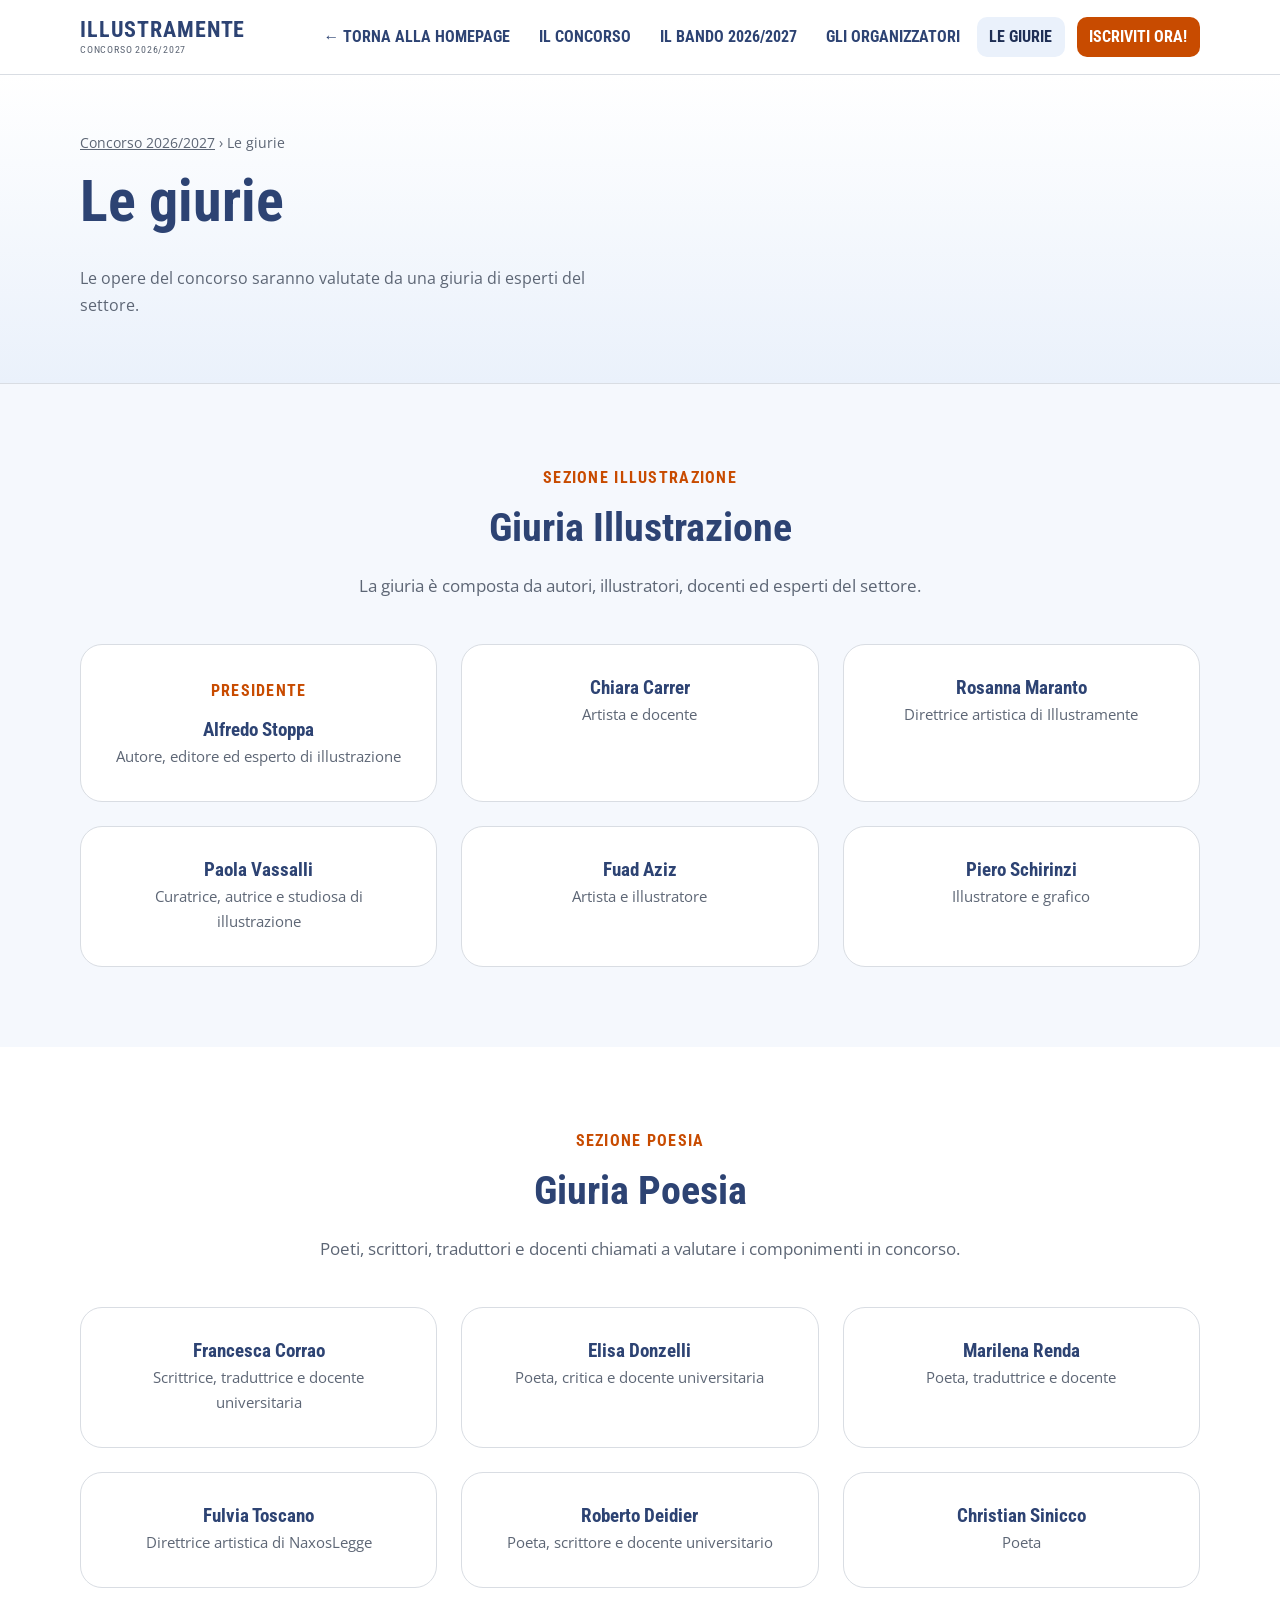
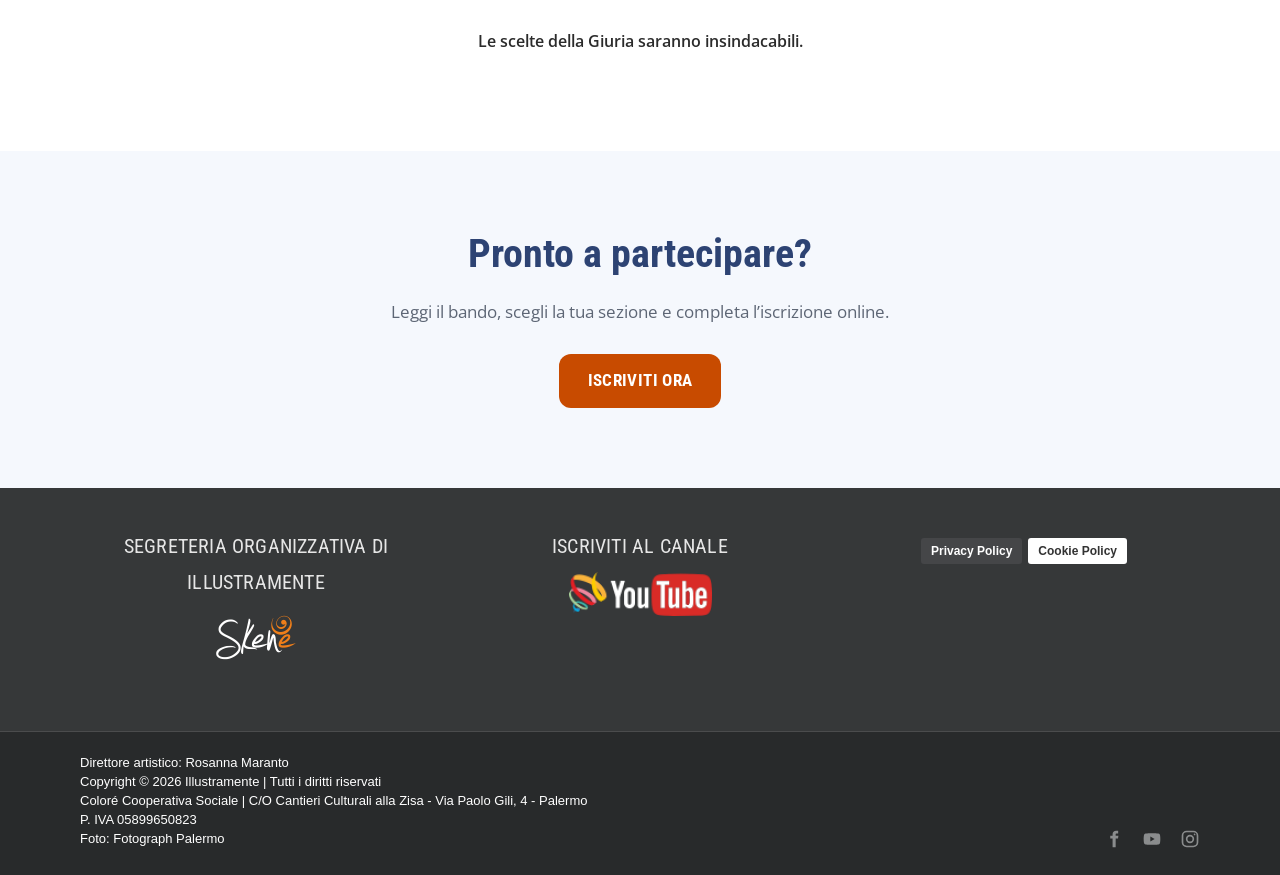
<file: giuria.html>
<!DOCTYPE html>
<html lang="it">

<head>
  <meta charset="utf-8">
  <meta name="viewport" content="width=device-width, initial-scale=1">
  <title>Le giurie – Concorso Illustramente 2026/2027</title>
  <meta name="description" content="Le giurie delle sezioni Illustrazione e Poesia del concorso Illustramente 2026/2027 “A come amicizia”.">
  <!-- In WordPress font, CSS e JS li carica concorso/functions-concorso.php: queste righe non vanno copiate -->
  <link rel="preconnect" href="https://fonts.googleapis.com">
  <link rel="preconnect" href="https://fonts.gstatic.com" crossorigin>
  <link
    href="https://fonts.googleapis.com/css2?family=Open+Sans:wght@400;600;700&family=Roboto+Condensed:wght@400;700&display=swap"
    rel="stylesheet">
  <link rel="stylesheet" href="css/style.css">
  <script src="js/main.js" defer></script>
</head>

<body class="ic">
  <a class="ic-skip-link" href="#contenuto">Vai al contenuto</a>

  <!-- ============ HEADER + MENU ============
       In WordPress: concorso/parts/header.php. Il menu è una lista <ul><li><a>
       come quella generata da WordPress (Aspetto → Menu). -->
  <header class="ic-header">
    <div class="ic-container ic-header-inner">
      <a class="ic-brand" href="index.html">
        <!-- Per usare il logo: <img src="assets/img/logo-illustramente.png" alt="Illustramente" width="160" height="46"> -->
        <span class="ic-brand-text">Illustramente<small>Concorso 2026/2027</small></span>
      </a>

      <button class="ic-nav-toggle" type="button" aria-expanded="false" aria-controls="ic-nav"
        aria-label="Apri il menu"><span></span></button>

      <nav class="ic-nav" id="ic-nav" aria-label="Menu del concorso">
        <ul class="ic-nav-list">
          <li class="ic-nav-home"><a href="https://www.illustramente.it/blog/">Torna alla homepage</a></li>
          <li><a href="index.html">Il concorso</a></li>
          <li><a href="bando.html">Il bando 2026/2027</a></li>
          <li><a href="partner.html">Gli organizzatori</a></li>
          <li><a href="giuria.html" aria-current="page">Le giurie</a></li>
          <li class="ic-nav-cta"><a href="iscriviti.html">Iscriviti ora!</a></li>
        </ul>
      </nav>
    </div>
  </header>

  <main id="contenuto" class="ic-main">
    <!-- ===== WP: INIZIO CONTENUTO PAGINA =====
         In WordPress si copia SOLO quello che sta tra INIZIO e FINE
         (lo strumento wordpress/prepara-contenuti.html lo fa in automatico). -->

    <section class="ic-page-hero">
      <div class="ic-container">
        <p class="ic-breadcrumb"><a href="index.html">Concorso 2026/2027</a> › Le giurie</p>
        <h1>Le giurie</h1>
        <p class="ic-lead">Le opere del concorso saranno valutate da una giuria di esperti del settore.</p>
      </div>
    </section>

    <!-- Nomi da confermare per l'edizione 2026/2027 (il bando non li indica) -->

    <!-- ===== GIURIA ILLUSTRAZIONE ===== -->
    <section class="ic-section ic-section-alt" aria-labelledby="t-giuria-illustrazione">
      <div class="ic-container">
        <div class="ic-section-head">
          <span class="ic-eyebrow">Sezione Illustrazione</span>
          <h2 id="t-giuria-illustrazione">Giuria Illustrazione</h2>
          <p>La giuria è composta da autori, illustratori, docenti ed esperti del settore.</p>
        </div>

        <div class="ic-grid-3">

          <div class="ic-card ic-person">
            <span class="ic-eyebrow">Presidente</span>
            <h3>Alfredo Stoppa</h3>
            <p class="ic-role">Autore, editore ed esperto di illustrazione</p>
          </div>

          <div class="ic-card ic-person">
            <h3>Chiara Carrer</h3>
            <p class="ic-role">Artista e docente</p>
          </div>

          <div class="ic-card ic-person">
            <h3>Rosanna Maranto</h3>
            <p class="ic-role">Direttrice artistica di Illustramente</p>
          </div>

          <div class="ic-card ic-person">
            <h3>Paola Vassalli</h3>
            <p class="ic-role">Curatrice, autrice e studiosa di illustrazione</p>
          </div>

          <div class="ic-card ic-person">
            <h3>Fuad Aziz</h3>
            <p class="ic-role">Artista e illustratore</p>
          </div>

          <div class="ic-card ic-person">
            <h3>Piero Schirinzi</h3>
            <p class="ic-role">Illustratore e grafico</p>
          </div>

        </div>
      </div>
    </section>

    <!-- ===== GIURIA POESIA ===== -->
    <section class="ic-section" aria-labelledby="t-giuria-poesia">
      <div class="ic-container">
        <div class="ic-section-head">
          <span class="ic-eyebrow">Sezione Poesia</span>
          <h2 id="t-giuria-poesia">Giuria Poesia</h2>
          <p>Poeti, scrittori, traduttori e docenti chiamati a valutare i componimenti in concorso.</p>
        </div>

        <div class="ic-grid-3">

          <div class="ic-card ic-person">
            <h3>Francesca Corrao</h3>
            <p class="ic-role">Scrittrice, traduttrice e docente universitaria</p>
          </div>

          <div class="ic-card ic-person">
            <h3>Elisa Donzelli</h3>
            <p class="ic-role">Poeta, critica e docente universitaria</p>
          </div>

          <div class="ic-card ic-person">
            <h3>Marilena Renda</h3>
            <p class="ic-role">Poeta, traduttrice e docente</p>
          </div>

          <div class="ic-card ic-person">
            <h3>Fulvia Toscano</h3>
            <p class="ic-role">Direttrice artistica di NaxosLegge</p>
          </div>

          <div class="ic-card ic-person">
            <h3>Roberto Deidier</h3>
            <p class="ic-role">Poeta, scrittore e docente universitario</p>
          </div>

          <div class="ic-card ic-person">
            <h3>Christian Sinicco</h3>
            <p class="ic-role">Poeta</p>
          </div>

        </div>

        <p class="ic-text-center ic-note">Le scelte della Giuria saranno insindacabili.</p>
      </div>
    </section>

    <section class="ic-section ic-section-alt">
      <div class="ic-container ic-cta-final">
        <div class="ic-section-head ic-section-head-tight">
          <h2>Pronto a partecipare?</h2>
          <p>Leggi il bando, scegli la tua sezione e completa l’iscrizione online.</p>
        </div>
        <a class="ic-btn ic-btn-primary" href="iscriviti.html">Iscriviti ora</a>
      </div>
    </section>

    <!-- ===== WP: FINE CONTENUTO PAGINA ===== -->
  </main>

  <!-- ============ FOOTER (come illustramente.it) ============
       In WordPress: concorso/parts/footer.php -->
  <footer class="ic-footer">
    <div class="ic-footer-top">
      <div class="ic-container ic-footer-cols">

        <div class="ic-footer-col">
          <h2>Segreteria organizzativa di Illustramente</h2>
          <a href="http://www.centroculturaleskene.it/" target="_blank" rel="noopener"
            aria-label="Centro Culturale Skené (si apre in una nuova scheda)">
            <img src="assets/img/logo-skene.webp" alt="Skené" width="78" height="48">
          </a>
        </div>

        <div class="ic-footer-col">
          <h2>Iscriviti al canale</h2>
          <a href="https://www.youtube.com/user/Illustramente" target="_blank" rel="noopener"
            aria-label="Canale YouTube di Illustramente (si apre in una nuova scheda)">
            <img src="assets/img/logo-youtube.webp" alt="YouTube" width="143" height="44">
          </a>
        </div>

        <div class="ic-footer-col ic-footer-policy">
          <a class="ic-pill ic-pill-dark" href="https://www.iubenda.com/privacy-policy/48086239" target="_blank"
            rel="noopener">Privacy Policy</a>
          <a class="ic-pill ic-pill-light" href="https://www.iubenda.com/privacy-policy/48086239/cookie-policy"
            target="_blank" rel="noopener">Cookie Policy</a>
        </div>

      </div>
    </div>

    <div class="ic-footer-bottom-bar">
      <div class="ic-container ic-footer-bottom-inner">
        <p>
          Direttore artistico: Rosanna Maranto<br>
          Copyright © 2026 Illustramente | Tutti i diritti riservati<br>
          Coloré Cooperativa Sociale | C/O Cantieri Culturali alla Zisa - Via Paolo Gili, 4 - Palermo<br>
          P. IVA 05899650823<br>
          Foto: <a href="https://www.fotographpalermo.it/" target="_blank" rel="noopener">Fotograph Palermo</a>
        </p>

        <div class="ic-footer-social">
          <a href="https://www.facebook.com/Illustramente/" target="_blank" rel="noopener" aria-label="Facebook">
            <svg viewBox="0 0 24 24" fill="currentColor" aria-hidden="true">
              <path
                d="M14 8V6.5c0-.8.2-1.2 1.3-1.2H17V2.2C16.6 2.15 15.6 2 14.5 2 12 2 10.3 3.5 10.3 6.3V8H7.5v3.5h2.8V22H14V11.5h2.8L17.3 8H14z" />
            </svg>
          </a>
          <a href="https://www.youtube.com/user/Illustramente" target="_blank" rel="noopener" aria-label="YouTube">
            <svg viewBox="0 0 24 24" fill="currentColor" aria-hidden="true">
              <path
                d="M21.6 7.2a2.5 2.5 0 0 0-1.8-1.8C18.2 5 12 5 12 5s-6.2 0-7.8.4A2.5 2.5 0 0 0 2.4 7.2C2 8.8 2 12 2 12s0 3.2.4 4.8a2.5 2.5 0 0 0 1.8 1.8C5.8 19 12 19 12 19s6.2 0 7.8-.4a2.5 2.5 0 0 0 1.8-1.8c.4-1.6.4-4.8.4-4.8s0-3.2-.4-4.8zM10 15V9l5.2 3L10 15z" />
            </svg>
          </a>
          <a href="https://www.instagram.com/illustramente.it/" target="_blank" rel="noopener" aria-label="Instagram">
            <svg viewBox="0 0 24 24" fill="none" stroke="currentColor" stroke-width="2" aria-hidden="true">
              <rect x="3" y="3" width="18" height="18" rx="5" />
              <circle cx="12" cy="12" r="4" />
              <circle cx="17.5" cy="6.5" r="1" fill="currentColor" stroke="none" />
            </svg>
          </a>
        </div>
      </div>
    </div>
  </footer>
</body>

</html>
</file>
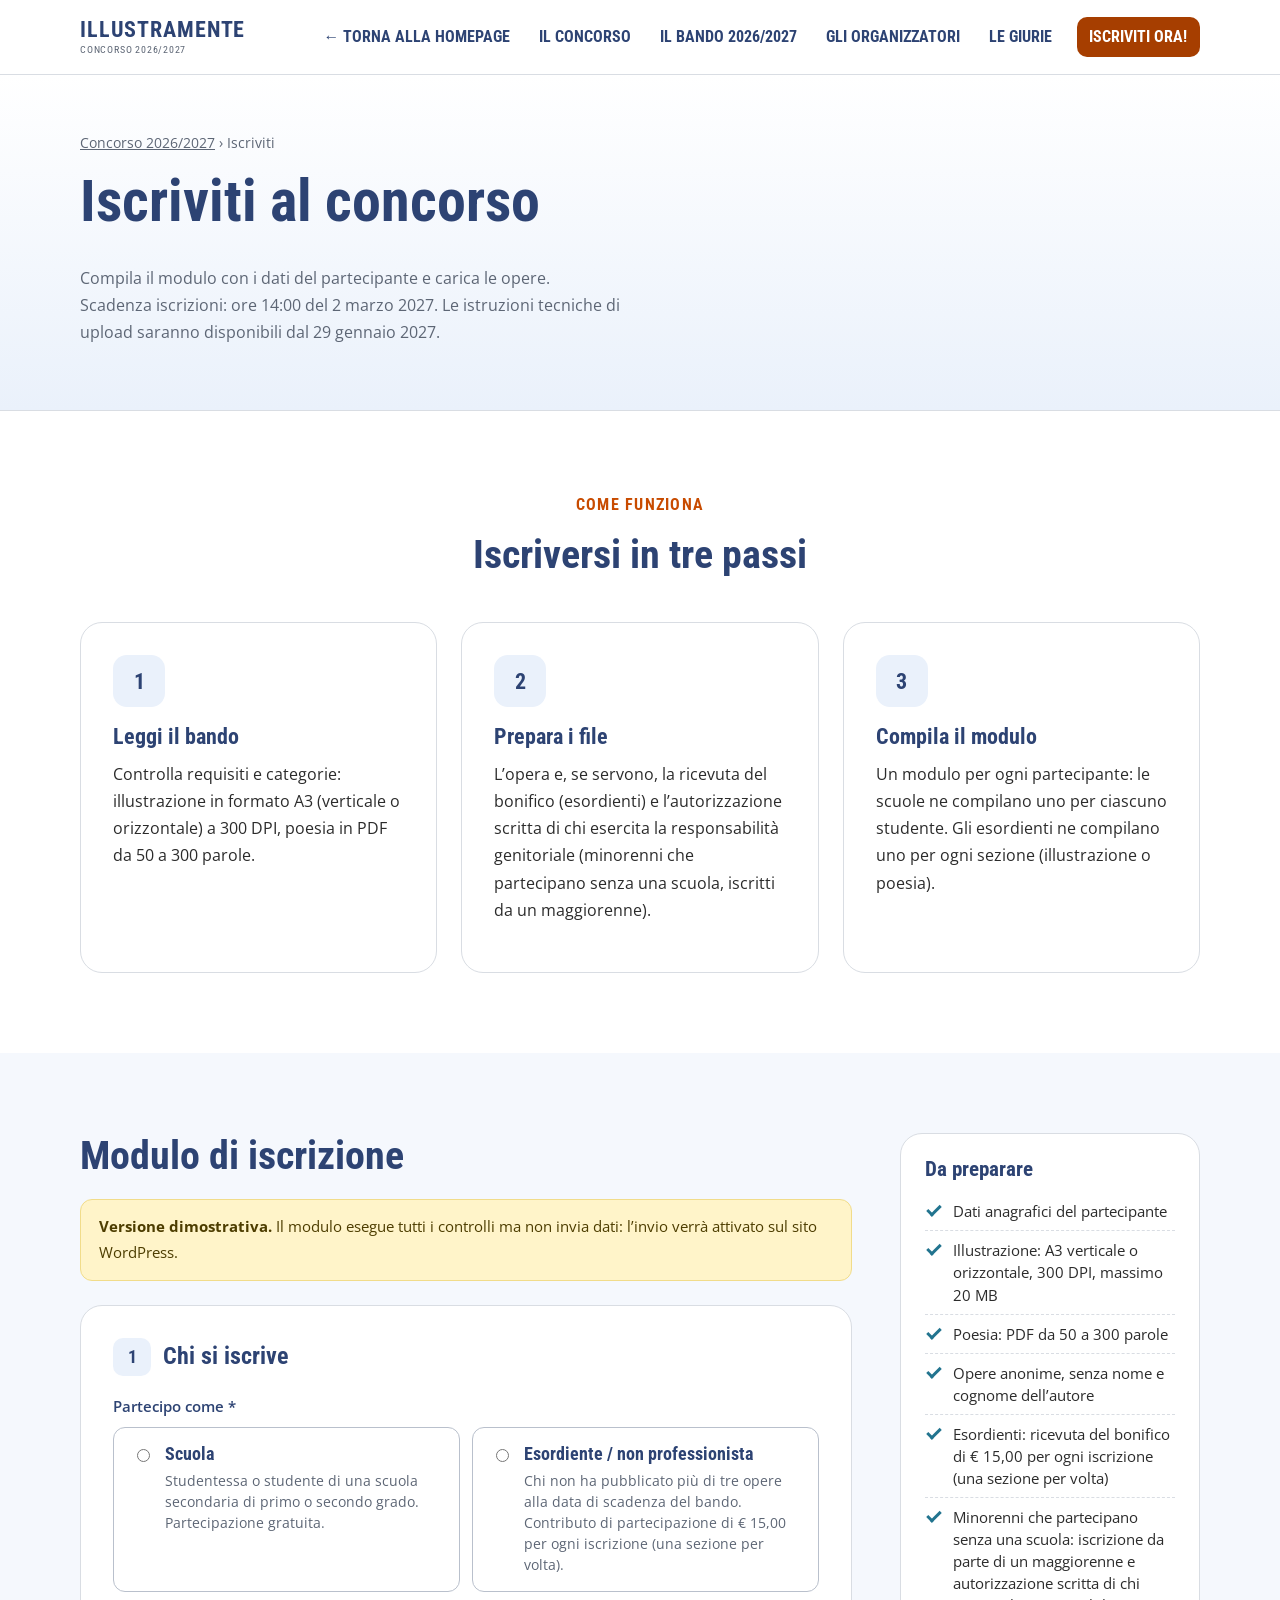
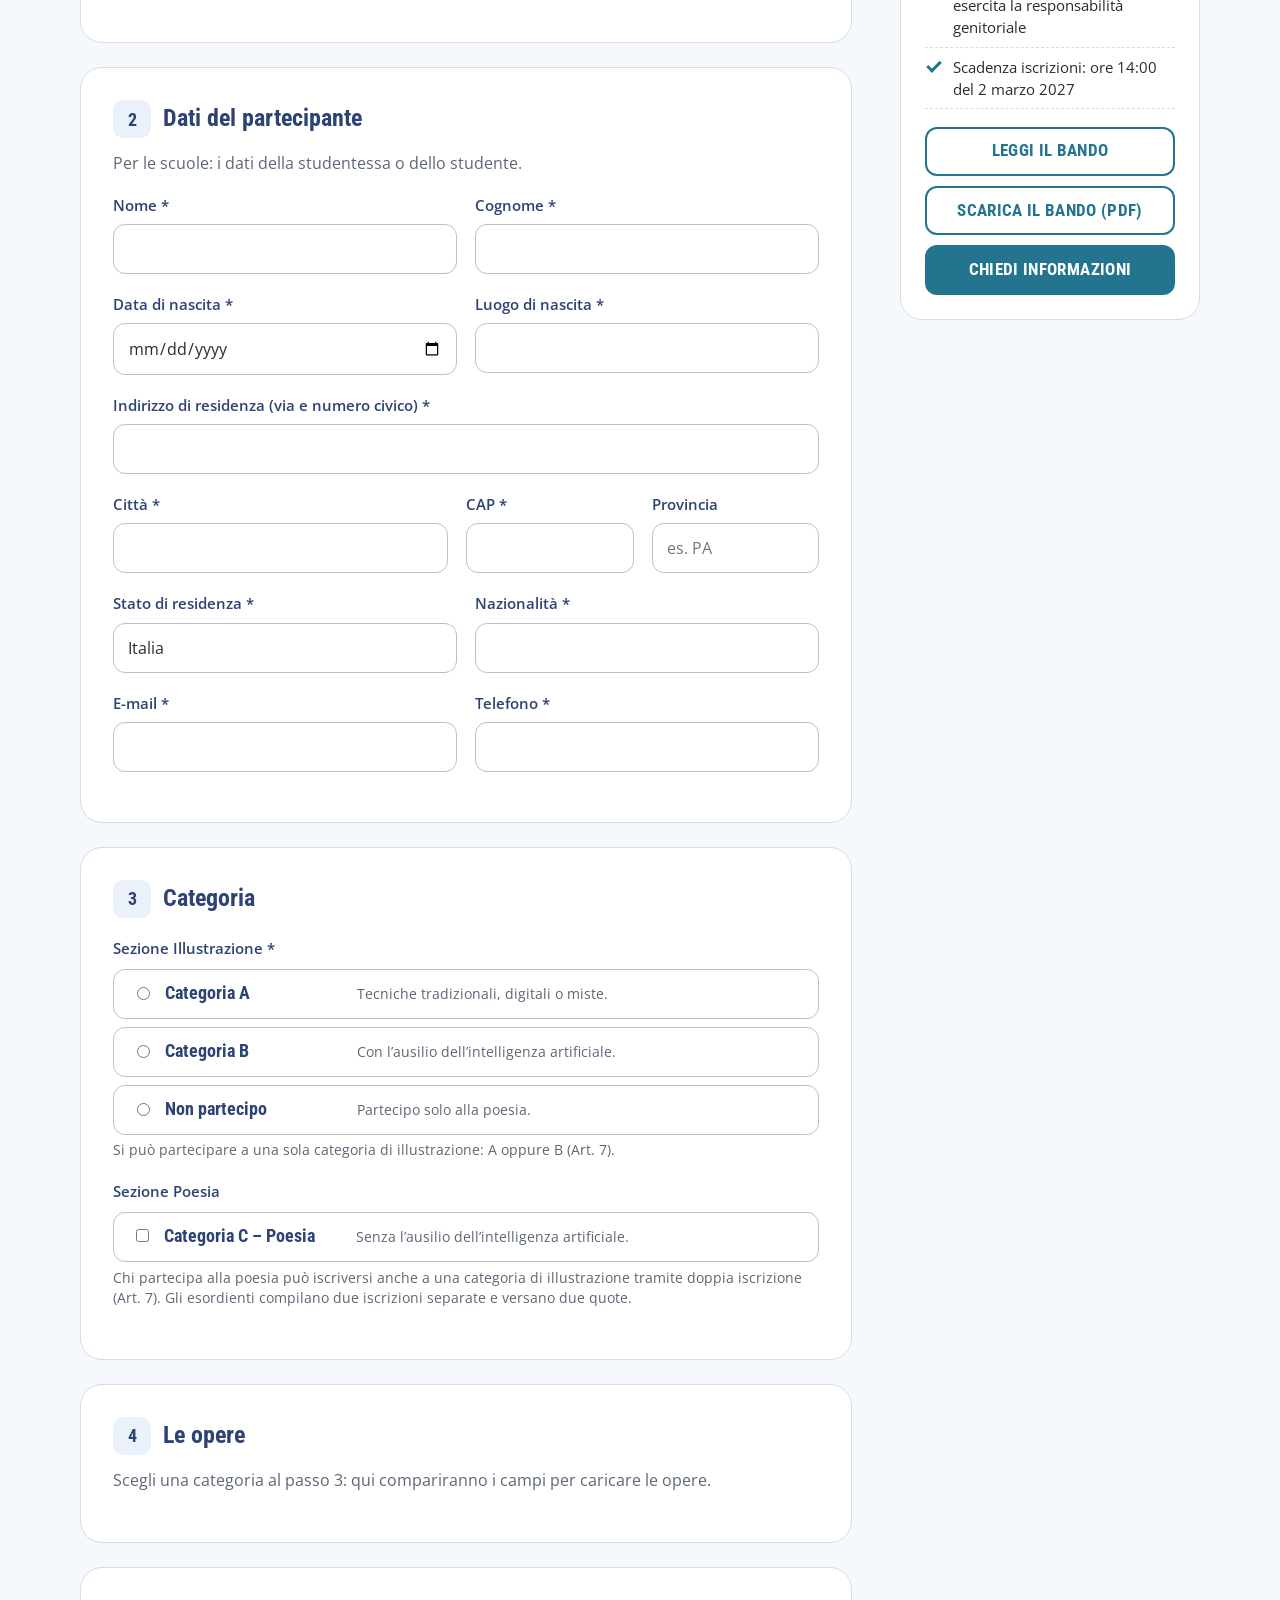
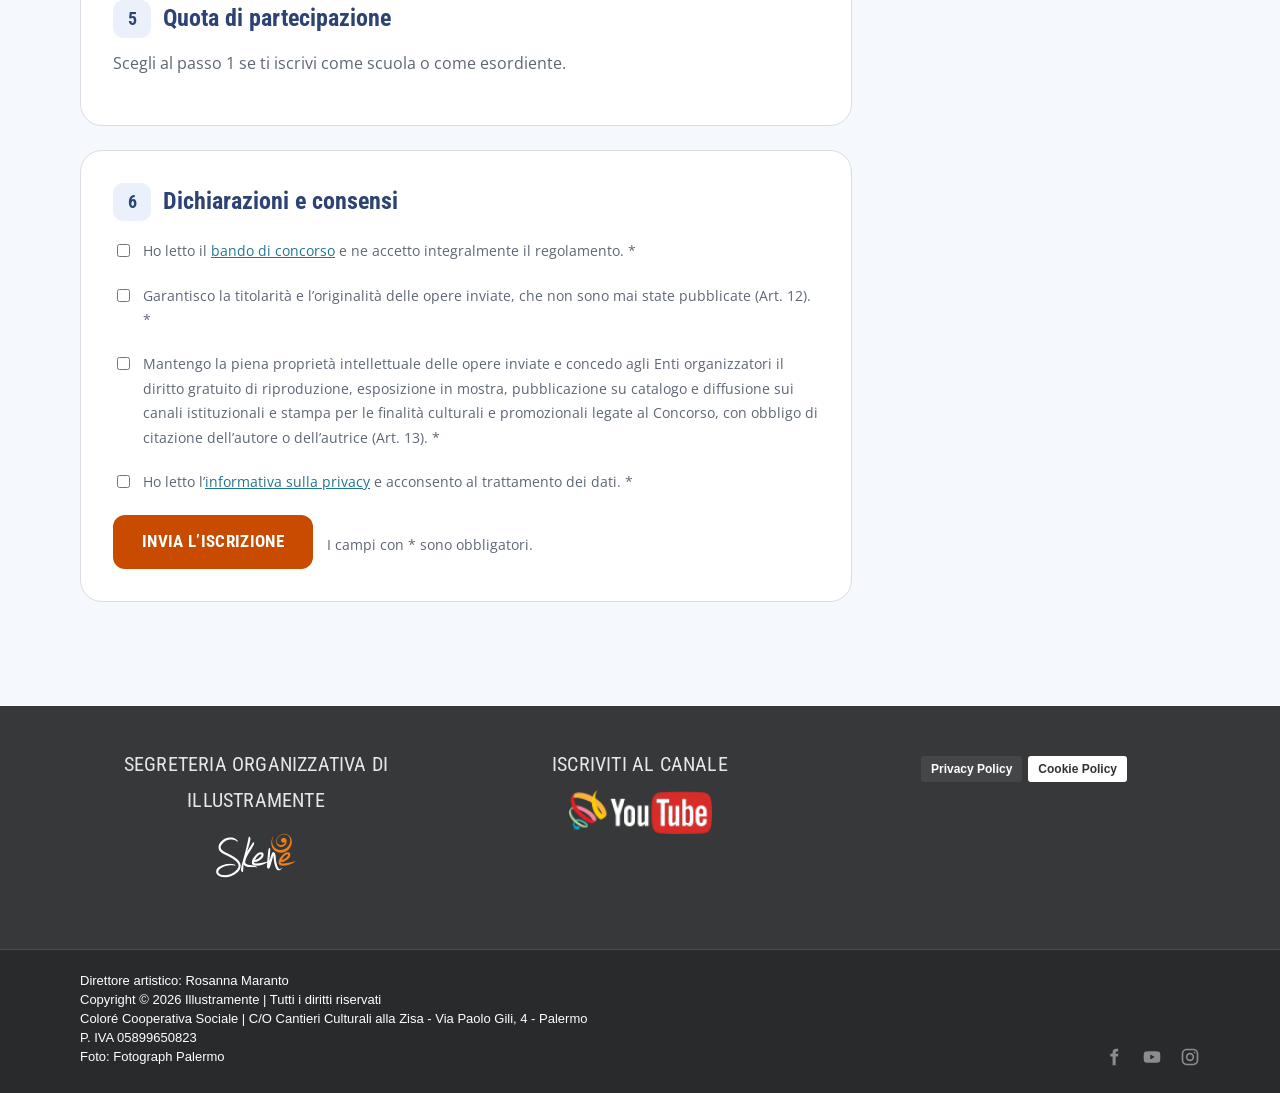
<file: iscriviti.html>
<!DOCTYPE html>
<html lang="it">

<head>
  <meta charset="utf-8">
  <meta name="viewport" content="width=device-width, initial-scale=1">
  <title>Iscriviti – Concorso Illustramente 2026/2027</title>
  <meta name="description" content="Iscriviti al concorso Illustramente 2026/2027: inserisci i tuoi dati e carica la tua illustrazione o la tua poesia sul tema dell’amicizia.">
  <!-- In WordPress font, CSS e JS li carica concorso/functions-concorso.php: queste righe non vanno copiate -->
  <link rel="preconnect" href="https://fonts.googleapis.com">
  <link rel="preconnect" href="https://fonts.gstatic.com" crossorigin>
  <link
    href="https://fonts.googleapis.com/css2?family=Open+Sans:wght@400;600;700&family=Roboto+Condensed:wght@400;700&display=swap"
    rel="stylesheet">
  <link rel="stylesheet" href="css/style.css">
  <script src="js/main.js" defer></script>
</head>

<body class="ic">
  <a class="ic-skip-link" href="#contenuto">Vai al contenuto</a>

  <!-- ============ HEADER + MENU ============
       In WordPress: concorso/parts/header.php. Il menu è una lista <ul><li><a>
       come quella generata da WordPress (Aspetto → Menu). -->
  <header class="ic-header">
    <div class="ic-container ic-header-inner">
      <a class="ic-brand" href="index.html">
        <!-- Per usare il logo: <img src="assets/img/logo-illustramente.png" alt="Illustramente" width="160" height="46"> -->
        <span class="ic-brand-text">Illustramente<small>Concorso 2026/2027</small></span>
      </a>

      <button class="ic-nav-toggle" type="button" aria-expanded="false" aria-controls="ic-nav"
        aria-label="Apri il menu"><span></span></button>

      <nav class="ic-nav" id="ic-nav" aria-label="Menu del concorso">
        <ul class="ic-nav-list">
          <li class="ic-nav-home"><a href="https://www.illustramente.it/blog/">Torna alla homepage</a></li>
          <li><a href="index.html">Il concorso</a></li>
          <li><a href="bando.html">Il bando 2026/2027</a></li>
          <li><a href="partner.html">Gli organizzatori</a></li>
          <li><a href="giuria.html">Le giurie</a></li>
          <li class="ic-nav-cta"><a href="iscriviti.html" aria-current="page">Iscriviti ora!</a></li>
        </ul>
      </nav>
    </div>
  </header>

  <main id="contenuto" class="ic-main">
    <!-- ===== WP: INIZIO CONTENUTO PAGINA =====
         In WordPress si copia SOLO quello che sta tra INIZIO e FINE
         (lo strumento wordpress/prepara-contenuti.html lo fa in automatico). -->

    <section class="ic-page-hero">
      <div class="ic-container">
        <p class="ic-breadcrumb"><a href="index.html">Concorso 2026/2027</a> › Iscriviti</p>
        <h1>Iscriviti al concorso</h1>
        <p class="ic-lead">Compila il modulo con i dati del partecipante e carica le opere. Scadenza iscrizioni: ore
          14:00 del 2 marzo 2027. Le istruzioni tecniche di upload saranno disponibili dal 29 gennaio 2027.</p>
      </div>
    </section>

    <section class="ic-section">
      <div class="ic-container">
        <div class="ic-section-head">
          <span class="ic-eyebrow">Come funziona</span>
          <h2>Iscriversi in tre passi</h2>
        </div>
        <div class="ic-grid-3">
          <div class="ic-card">
            <div class="ic-icon" aria-hidden="true">1</div>
            <h3>Leggi il bando</h3>
            <p>Controlla requisiti e categorie: illustrazione in formato A3 (verticale o orizzontale) a 300 DPI,
              poesia in PDF da 50 a 300 parole.</p>
          </div>
          <div class="ic-card">
            <div class="ic-icon" aria-hidden="true">2</div>
            <h3>Prepara i file</h3>
            <p>L’opera e, se servono, la ricevuta del bonifico (esordienti) e l’autorizzazione scritta di chi esercita
              la responsabilità genitoriale (minorenni che partecipano senza una scuola, iscritti da un maggiorenne).</p>
          </div>
          <div class="ic-card">
            <div class="ic-icon" aria-hidden="true">3</div>
            <h3>Compila il modulo</h3>
            <p>Un modulo per ogni partecipante: le scuole ne compilano uno per ciascuno studente. Gli esordienti ne compilano
              uno per ogni sezione (illustrazione o poesia).</p>
          </div>
        </div>
      </div>
    </section>

    <!-- ============ MODULO DI ISCRIZIONE E UPLOAD ============
         Prototipo: controlla i dati ma non li invia. In WordPress va ricreato con il plugin
         dei moduli (Quform, già installato sul sito) seguendo questi stessi campi e queste regole:
         vedi la guida GUIDA-WORDPRESS.html (file a parte) → "I moduli". -->
    <section class="ic-section ic-section-alt" id="modulo" aria-labelledby="t-modulo">
      <div class="ic-container ic-layout-aside">

        <div>
          <h2 id="t-modulo">Modulo di iscrizione</h2>
          <form class="ic-reg-form" id="ic-form-iscrizione" action="#" method="post" enctype="multipart/form-data"
            novalidate>

            <!-- Avviso solo per la bozza: sta dentro il modulo, così sparisce quando il modulo
                 viene sostituito dallo shortcode di Quform -->
            <div class="ic-alert">
              <p><strong>Versione dimostrativa.</strong> Il modulo esegue tutti i controlli ma non invia dati: l’invio
                verrà attivato sul sito WordPress.</p>
            </div>

            <div class="ic-error-summary" id="ic-reg-errors" tabindex="-1" hidden></div>

            <!-- ===== 1. Chi si iscrive ===== -->
            <section class="ic-step" aria-labelledby="t-step-1">
              <h3 class="ic-step-title" id="t-step-1"><span class="ic-step-num" aria-hidden="true">1</span>Chi si
                iscrive</h3>

              <fieldset class="ic-group">
                <legend>Partecipo come *</legend>
                <div class="ic-choices">
                  <label class="ic-choice">
                    <input type="radio" name="tipo" id="tipo-scuola" value="scuola" required>
                    <span>
                      <span class="ic-choice-title">Scuola</span>
                      <span class="ic-choice-desc">Studentessa o studente di una scuola secondaria di primo o secondo
                        grado. Partecipazione gratuita.</span>
                    </span>
                  </label>
                  <label class="ic-choice">
                    <input type="radio" name="tipo" id="tipo-esordiente" value="esordiente">
                    <span>
                      <span class="ic-choice-title">Esordiente / non professionista</span>
                      <span class="ic-choice-desc">Chi non ha pubblicato più di tre opere alla data di scadenza del
                        bando. Contributo di partecipazione di € 15,00 per ogni iscrizione (una sezione per volta).</span>
                    </span>
                  </label>
                </div>
              </fieldset>

              <div class="ic-sub" data-ic-show="scuola" hidden>
                <h4 class="ic-sub-title">Dati della scuola</h4>
                <p class="ic-hint">A ogni lavoro deve corrispondere un singolo allievo o allieva (Art. 6): compila un
                  modulo per ogni studente.</p>
                <div class="ic-form-row">
                  <div class="ic-field">
                    <label for="scuola_nome">Nome dell’istituto *</label>
                    <input type="text" id="scuola_nome" name="scuola_nome" autocomplete="organization" required>
                  </div>
                  <div class="ic-field">
                    <label for="scuola_citta">Città dell’istituto *</label>
                    <input type="text" id="scuola_citta" name="scuola_citta" required>
                  </div>
                </div>
                <div class="ic-form-row">
                  <div class="ic-field">
                    <label for="scuola_grado">Grado *</label>
                    <select id="scuola_grado" name="scuola_grado" required>
                      <option value="">Scegli…</option>
                      <option value="primo-grado">Secondaria di primo grado</option>
                      <option value="secondo-grado">Secondaria di secondo grado</option>
                    </select>
                  </div>
                  <div class="ic-field">
                    <label for="scuola_classe">Classe e sezione *</label>
                    <input type="text" id="scuola_classe" name="scuola_classe" placeholder="es. 3ª B" required>
                  </div>
                </div>
                <div class="ic-form-row">
                  <div class="ic-field">
                    <label for="docente_nome">Docente referente (nome e cognome) *</label>
                    <input type="text" id="docente_nome" name="docente_nome" required>
                  </div>
                  <div class="ic-field">
                    <label for="docente_email">E-mail del docente *</label>
                    <input type="email" id="docente_email" name="docente_email" required>
                  </div>
                </div>
              </div>

              <div class="ic-sub" data-ic-show="esordiente" hidden>
                <h4 class="ic-sub-title">Requisito per gli esordienti</h4>
                <label class="ic-check">
                  <input type="checkbox" id="dich_non_professionista" name="dich_non_professionista" required>
                  <span>Dichiaro di non aver pubblicato più di tre opere alla data di scadenza del bando (Art. 6). *</span>
                </label>
              </div>
            </section>

            <!-- ===== 2. Dati del partecipante ===== -->
            <section class="ic-step" aria-labelledby="t-step-2">
              <h3 class="ic-step-title" id="t-step-2"><span class="ic-step-num" aria-hidden="true">2</span>Dati del
                partecipante</h3>
              <p class="ic-step-intro">Per le scuole: i dati della studentessa o dello studente.</p>

              <div class="ic-form-row">
                <div class="ic-field">
                  <label for="nome">Nome *</label>
                  <input type="text" id="nome" name="nome" autocomplete="given-name" required>
                </div>
                <div class="ic-field">
                  <label for="cognome">Cognome *</label>
                  <input type="text" id="cognome" name="cognome" autocomplete="family-name" required>
                </div>
              </div>
              <div class="ic-form-row">
                <div class="ic-field">
                  <label for="data_nascita">Data di nascita *</label>
                  <input type="date" id="data_nascita" name="data_nascita" autocomplete="bday" min="1900-01-01"
                    data-range-msg="Inserisci una data di nascita valida." required>
                </div>
                <div class="ic-field">
                  <label for="luogo_nascita">Luogo di nascita *</label>
                  <input type="text" id="luogo_nascita" name="luogo_nascita" required>
                </div>
              </div>
              <div class="ic-field">
                <label for="indirizzo">Indirizzo di residenza (via e numero civico) *</label>
                <input type="text" id="indirizzo" name="indirizzo" autocomplete="address-line1" required>
              </div>
              <div class="ic-form-row ic-form-row-3">
                <div class="ic-field">
                  <label for="citta">Città *</label>
                  <input type="text" id="citta" name="citta" autocomplete="address-level2" required>
                </div>
                <div class="ic-field">
                  <label for="cap">CAP *</label>
                  <input type="text" id="cap" name="cap" autocomplete="postal-code" inputmode="numeric"
                    maxlength="10" required>
                </div>
                <div class="ic-field">
                  <label for="provincia">Provincia</label>
                  <input type="text" id="provincia" name="provincia" autocomplete="address-level1" maxlength="30"
                    placeholder="es. PA">
                </div>
              </div>
              <div class="ic-form-row">
                <div class="ic-field">
                  <label for="stato">Stato di residenza *</label>
                  <input type="text" id="stato" name="stato" autocomplete="country-name" value="Italia" required>
                </div>
                <div class="ic-field">
                  <label for="nazionalita">Nazionalità *</label>
                  <input type="text" id="nazionalita" name="nazionalita" required>
                </div>
              </div>
              <div class="ic-form-row">
                <div class="ic-field">
                  <label for="email">E-mail *</label>
                  <input type="email" id="email" name="email" autocomplete="email" required>
                </div>
                <div class="ic-field">
                  <label for="telefono">Telefono *</label>
                  <input type="tel" id="telefono" name="telefono" autocomplete="tel" pattern="[0-9 +.\-\/\(\)]{6,20}"
                    data-pattern-msg="Inserisci un numero di telefono valido (solo cifre, spazi e +)." required>
                </div>
              </div>

              <div class="ic-sub" data-ic-show="minorenne" hidden>
                <h4 class="ic-sub-title">Partecipante minorenne</h4>
                <p class="ic-hint">I minorenni che partecipano senza una scuola devono essere iscritti da un
                  maggiorenne e inviare l’autorizzazione scritta di chi esercita la responsabilità genitoriale,
                  contestualmente all’iscrizione (Art. 5).</p>
                <div class="ic-form-row">
                  <div class="ic-field">
                    <label for="tutore_nome">Nome e cognome del genitore o tutore *</label>
                    <input type="text" id="tutore_nome" name="tutore_nome" required>
                  </div>
                  <div class="ic-field">
                    <label for="tutore_email">E-mail del genitore o tutore *</label>
                    <input type="email" id="tutore_email" name="tutore_email" required>
                  </div>
                </div>
                <div class="ic-field ic-file">
                  <label for="file_autorizzazione">Autorizzazione firmata *</label>
                  <span class="ic-hint" id="hint-autorizzazione">PDF, JPG o PNG · massimo 5 MB</span>
                  <input type="file" id="file_autorizzazione" name="file_autorizzazione" accept=".pdf,.jpg,.jpeg,.png"
                    data-max-mb="5" aria-describedby="hint-autorizzazione" required>
                </div>
              </div>
            </section>

            <!-- ===== 3. Categoria ===== -->
            <section class="ic-step" aria-labelledby="t-step-3">
              <h3 class="ic-step-title" id="t-step-3"><span class="ic-step-num" aria-hidden="true">3</span>Categoria
              </h3>

              <p class="ic-hint" data-ic-show="esordiente" hidden><strong>Esordienti:</strong> ogni iscrizione vale per
                una sola sezione, illustrazione (A o B) oppure poesia (C). Per partecipare anche all’altra sezione
                compila una seconda iscrizione e versa una seconda quota di € 15,00 (Art. 7 e 8).</p>

              <fieldset class="ic-group">
                <legend>Sezione Illustrazione *</legend>
                <div class="ic-choices ic-choices-list">
                  <label class="ic-choice">
                    <input type="radio" name="cat_illustrazione" id="cat-a" value="A" required>
                    <span>
                      <span class="ic-choice-title">Categoria A</span>
                      <span class="ic-choice-desc">Tecniche tradizionali, digitali o miste.</span>
                    </span>
                  </label>
                  <label class="ic-choice">
                    <input type="radio" name="cat_illustrazione" id="cat-b" value="B">
                    <span>
                      <span class="ic-choice-title">Categoria B</span>
                      <span class="ic-choice-desc">Con l’ausilio dell’intelligenza artificiale.</span>
                    </span>
                  </label>
                  <label class="ic-choice">
                    <input type="radio" name="cat_illustrazione" id="cat-nessuna" value="nessuna">
                    <span>
                      <span class="ic-choice-title">Non partecipo</span>
                      <span class="ic-choice-desc">Partecipo solo alla poesia.</span>
                    </span>
                  </label>
                </div>
                <span class="ic-hint">Si può partecipare a una sola categoria di illustrazione: A oppure B (Art.
                  7).</span>
              </fieldset>

              <fieldset class="ic-group">
                <legend>Sezione Poesia</legend>
                <div class="ic-choices ic-choices-list">
                  <label class="ic-choice">
                    <input type="checkbox" name="cat_poesia" id="cat-c" value="C">
                    <span>
                      <span class="ic-choice-title">Categoria C – Poesia</span>
                      <span class="ic-choice-desc">Senza l’ausilio dell’intelligenza artificiale.</span>
                    </span>
                  </label>
                </div>
                <span class="ic-hint">Chi partecipa alla poesia può iscriversi anche a una categoria di illustrazione
                  tramite doppia iscrizione (Art. 7). Gli esordienti compilano due iscrizioni separate e versano due
                  quote.</span>
              </fieldset>
            </section>

            <!-- ===== 4. Le opere ===== -->
            <section class="ic-step" aria-labelledby="t-step-4">
              <h3 class="ic-step-title" id="t-step-4"><span class="ic-step-num" aria-hidden="true">4</span>Le opere
              </h3>

              <p class="ic-step-intro" data-ic-show="nessuna-categoria">Scegli una categoria al passo 3: qui
                compariranno i campi per caricare le opere.</p>

              <div class="ic-sub" data-ic-show="illustrazione" hidden>
                <h4 class="ic-sub-title">Illustrazione</h4>
                <p class="ic-hint"><strong>Importante:</strong> nelle illustrazioni, qualora presenti, si richiede la
                  corrispondenza scientifica nella rappresentazione o descrizione di specie presenti oggi o
                  storicamente accertate nel Mediterraneo (Art. 3).</p>
                <div class="ic-form-row">
                  <div class="ic-field">
                    <label for="ill_titolo">Titolo dell’opera *</label>
                    <input type="text" id="ill_titolo" name="ill_titolo" required>
                  </div>
                  <div class="ic-field">
                    <label for="ill_tecnica">Tecnica utilizzata *</label>
                    <input type="text" id="ill_tecnica" name="ill_tecnica" placeholder="es. acquerello, digitale…"
                      required>
                  </div>
                </div>

                <div data-ic-show="cat-b" hidden>
                  <div class="ic-field">
                    <label for="ill_ia_piattaforma">Piattaforma o piattaforme di IA utilizzate *</label>
                    <input type="text" id="ill_ia_piattaforma" name="ill_ia_piattaforma" required>
                  </div>
                  <div class="ic-field">
                    <label for="ill_ia_crediti">Crediti richiesti dalla piattaforma</label>
                    <textarea id="ill_ia_crediti" name="ill_ia_crediti" rows="3"
                      aria-describedby="hint-crediti"></textarea>
                    <span class="ic-hint" id="hint-crediti">Se la piattaforma richiede di citarla, riporta qui il
                      testo esatto (Art. 3/b).</span>
                  </div>
                </div>

                <div class="ic-field ic-file">
                  <label for="file_illustrazione">File dell’illustrazione *</label>
                  <span class="ic-hint" id="hint-illustrazione">A3 (verticale o orizzontale, stesso formato) a 300 DPI
                    (3508 × 4961 px oppure 4961 × 3508 px), profilo colore RGB · JPG, PNG, TIFF o PDF · massimo 20 MB.
                    Per le opere su carta o cartoncino (grammatura non inferiore a 150 g/m²) carica la scansione a 300
                    DPI. L’opera deve essere anonima: non deve contenere al suo interno nome e cognome di chi l’ha
                    eseguita (Art. 4/b).</span>
                  <input type="file" id="file_illustrazione" name="file_illustrazione"
                    accept=".jpg,.jpeg,.png,.tif,.tiff,.pdf" data-max-mb="20" data-a3
                    aria-describedby="hint-illustrazione" required>
                </div>

                <label class="ic-check" data-ic-show="cat-a" hidden>
                  <input type="checkbox" id="dich_no_ia_illustrazione" name="dich_no_ia_illustrazione" required>
                  <span>Dichiaro che l’illustrazione è stata realizzata senza l’ausilio dell’intelligenza artificiale
                    (Art. 12). *</span>
                </label>
              </div>

              <div class="ic-sub" data-ic-show="poesia" hidden>
                <h4 class="ic-sub-title">Poesia</h4>
                <div class="ic-field">
                  <label for="poesia_titolo">Titolo della poesia *</label>
                  <input type="text" id="poesia_titolo" name="poesia_titolo" required>
                </div>
                <div class="ic-field ic-file">
                  <label for="file_poesia">File della poesia *</label>
                  <span class="ic-hint" id="hint-poesia">Solo PDF · massimo 5 MB. La poesia deve essere anonima: non
                    deve contenere al suo interno nome e cognome di chi l’ha scritta (Art. 4/b).</span>
                  <input type="file" id="file_poesia" name="file_poesia" accept=".pdf" data-max-mb="5"
                    aria-describedby="hint-poesia" required>
                </div>
                <div class="ic-field">
                  <label for="poesia_testo">Testo della poesia, senza titolo *</label>
                  <span class="ic-hint" id="hint-testo">Incollalo qui: serve a verificare che sia tra 50 e 300 parole
                    (300/350–1.800/2.000 battute, spazi inclusi). Il titolo non rientra nel conteggio (Art.
                    4/a).</span>
                  <textarea id="poesia_testo" name="poesia_testo" rows="8" data-min-words="50"
                    data-max-words="300" data-counter="poesia-counter" aria-describedby="hint-testo poesia-counter"
                    required></textarea>
                  <span class="ic-counter" id="poesia-counter" aria-live="polite"></span>
                </div>
                <label class="ic-check">
                  <input type="checkbox" id="dich_no_ia_poesia" name="dich_no_ia_poesia" required>
                  <span>Dichiaro che la poesia è inedita ed è stata scritta senza l’ausilio dell’intelligenza
                    artificiale (Art. 12). *</span>
                </label>
              </div>
            </section>

            <!-- ===== 5. Quota di partecipazione ===== -->
            <section class="ic-step" aria-labelledby="t-step-5">
              <h3 class="ic-step-title" id="t-step-5"><span class="ic-step-num" aria-hidden="true">5</span>Quota di
                partecipazione</h3>

              <p class="ic-step-intro" data-ic-show="tipo-mancante">Scegli al passo 1 se ti iscrivi come scuola o come
                esordiente.</p>
              <p data-ic-show="scuola" hidden>Per le scuole la partecipazione è <strong>gratuita</strong>: non serve
                nessun pagamento.</p>

              <div data-ic-show="esordiente" hidden>
                <p>Per gli esordienti è previsto un contributo di <strong>€ 15,00 per ogni iscrizione</strong> tramite
                  bonifico bancario. L’iscrizione sarà confermata a seguito del versamento (Art. 8).</p>
                <p>Ogni iscrizione vale per una sola sezione: chi partecipa sia all’illustrazione sia alla poesia
                  compila due iscrizioni e versa due quote (€ 30,00 in totale).</p>
                <div class="ic-pay">
                  <div class="ic-pay-row"><span>Banca</span><strong>Banca Etica</strong></div>
                  <div class="ic-pay-row"><span>IBAN</span><code>IT68T0501804600000017282484</code>
                    <button type="button" class="ic-btn ic-btn-outline ic-btn-small"
                      data-ic-copy="IT68T0501804600000017282484">Copia IBAN</button>
                  </div>
                  <div class="ic-pay-row"><span>Causale</span>Concorso Illustramente 2026/2027 – nome e cognome –
                    categoria</div>
                </div>
                <div class="ic-field ic-file">
                  <label for="file_ricevuta">Ricevuta del bonifico *</label>
                  <span class="ic-hint" id="hint-ricevuta">PDF, JPG o PNG · massimo 5 MB</span>
                  <input type="file" id="file_ricevuta" name="file_ricevuta" accept=".pdf,.jpg,.jpeg,.png"
                    data-max-mb="5" aria-describedby="hint-ricevuta" required>
                </div>
              </div>
            </section>

            <!-- ===== 6. Dichiarazioni e consensi ===== -->
            <section class="ic-step" aria-labelledby="t-step-6">
              <h3 class="ic-step-title" id="t-step-6"><span class="ic-step-num" aria-hidden="true">6</span>Dichiarazioni
                e consensi</h3>

              <label class="ic-check">
                <input type="checkbox" id="accetto_bando" name="accetto_bando" required>
                <span>Ho letto il <a href="bando.html" target="_blank" rel="noopener">bando di concorso<span
                      class="ic-sr-only"> (si apre in una nuova scheda)</span></a> e ne accetto integralmente il
                  regolamento. *</span>
              </label>
              <label class="ic-check">
                <input type="checkbox" id="dich_originalita" name="dich_originalita" required>
                <span>Garantisco la titolarità e l’originalità delle opere inviate, che non sono mai state pubblicate
                  (Art. 12). *</span>
              </label>
              <!-- Testo allineato all'Art. 13 del bando -->
              <label class="ic-check">
                <input type="checkbox" id="liberatoria" name="liberatoria" required>
                <span>Mantengo la piena proprietà intellettuale delle opere inviate e concedo agli Enti organizzatori
                  il diritto gratuito di riproduzione, esposizione in mostra, pubblicazione su catalogo e diffusione
                  sui canali istituzionali e stampa per le finalità culturali e promozionali legate al Concorso, con
                  obbligo di citazione dell’autore o dell’autrice (Art. 13). *</span>
              </label>
              <label class="ic-check">
                <input type="checkbox" id="privacy_iscrizione" name="privacy" required>
                <span>Ho letto l’<a href="https://www.iubenda.com/privacy-policy/48086239" target="_blank"
                    rel="noopener">informativa sulla privacy<span class="ic-sr-only"> (si apre in una nuova
                      scheda)</span></a> e acconsento al trattamento dei dati. *</span>
              </label>

              <div class="ic-field ic-hp" aria-hidden="true">
                <label for="sito_iscrizione">Non compilare</label>
                <input type="text" id="sito_iscrizione" name="sito" tabindex="-1" autocomplete="off">
              </div>

              <div class="ic-form-actions">
                <button class="ic-btn ic-btn-primary" type="submit">Invia l’iscrizione</button>
                <span class="ic-hint">I campi con * sono obbligatori.</span>
              </div>
              <div class="ic-form-status" id="ic-reg-status" tabindex="-1" role="status"></div>
            </section>
          </form>
        </div>

        <aside class="ic-card ic-side-card" aria-label="Cosa serve per iscriversi">
          <h3>Da preparare</h3>
          <ul class="ic-checklist">
            <li>Dati anagrafici del partecipante</li>
            <li>Illustrazione: A3 verticale o orizzontale, 300 DPI, massimo 20 MB</li>
            <li>Poesia: PDF da 50 a 300 parole</li>
            <li>Opere anonime, senza nome e cognome dell’autore</li>
            <li>Esordienti: ricevuta del bonifico di € 15,00 per ogni iscrizione (una sezione per volta)</li>
            <li>Minorenni che partecipano senza una scuola: iscrizione da parte di un maggiorenne e autorizzazione
              scritta di chi esercita la responsabilità genitoriale</li>
            <li>Scadenza iscrizioni: ore 14:00 del 2 marzo 2027</li>
          </ul>
          <a class="ic-btn ic-btn-outline" href="bando.html">Leggi il bando</a>
          <a class="ic-btn ic-btn-outline" href="download/BANDO-AL-14-NOVEMBRE-2026.pdf" download>Scarica il bando (PDF)</a>
          <a class="ic-btn ic-btn-teal" href="index.html#contatti">Chiedi informazioni</a>
        </aside>

      </div>
    </section>

    <!-- ===== WP: FINE CONTENUTO PAGINA ===== -->
  </main>

  <!-- ============ FOOTER (come illustramente.it) ============
       In WordPress: concorso/parts/footer.php -->
  <footer class="ic-footer">
    <div class="ic-footer-top">
      <div class="ic-container ic-footer-cols">

        <div class="ic-footer-col">
          <h2>Segreteria organizzativa di Illustramente</h2>
          <a href="http://www.centroculturaleskene.it/" target="_blank" rel="noopener"
            aria-label="Centro Culturale Skené (si apre in una nuova scheda)">
            <img src="assets/img/logo-skene.webp" alt="Skené" width="78" height="48">
          </a>
        </div>

        <div class="ic-footer-col">
          <h2>Iscriviti al canale</h2>
          <a href="https://www.youtube.com/user/Illustramente" target="_blank" rel="noopener"
            aria-label="Canale YouTube di Illustramente (si apre in una nuova scheda)">
            <img src="assets/img/logo-youtube.webp" alt="YouTube" width="143" height="44">
          </a>
        </div>

        <div class="ic-footer-col ic-footer-policy">
          <a class="ic-pill ic-pill-dark" href="https://www.iubenda.com/privacy-policy/48086239" target="_blank"
            rel="noopener">Privacy Policy</a>
          <a class="ic-pill ic-pill-light" href="https://www.iubenda.com/privacy-policy/48086239/cookie-policy"
            target="_blank" rel="noopener">Cookie Policy</a>
        </div>

      </div>
    </div>

    <div class="ic-footer-bottom-bar">
      <div class="ic-container ic-footer-bottom-inner">
        <p>
          Direttore artistico: Rosanna Maranto<br>
          Copyright © 2026 Illustramente | Tutti i diritti riservati<br>
          Coloré Cooperativa Sociale | C/O Cantieri Culturali alla Zisa - Via Paolo Gili, 4 - Palermo<br>
          P. IVA 05899650823<br>
          Foto: <a href="https://www.fotographpalermo.it/" target="_blank" rel="noopener">Fotograph Palermo</a>
        </p>

        <div class="ic-footer-social">
          <a href="https://www.facebook.com/Illustramente/" target="_blank" rel="noopener" aria-label="Facebook">
            <svg viewBox="0 0 24 24" fill="currentColor" aria-hidden="true">
              <path
                d="M14 8V6.5c0-.8.2-1.2 1.3-1.2H17V2.2C16.6 2.15 15.6 2 14.5 2 12 2 10.3 3.5 10.3 6.3V8H7.5v3.5h2.8V22H14V11.5h2.8L17.3 8H14z" />
            </svg>
          </a>
          <a href="https://www.youtube.com/user/Illustramente" target="_blank" rel="noopener" aria-label="YouTube">
            <svg viewBox="0 0 24 24" fill="currentColor" aria-hidden="true">
              <path
                d="M21.6 7.2a2.5 2.5 0 0 0-1.8-1.8C18.2 5 12 5 12 5s-6.2 0-7.8.4A2.5 2.5 0 0 0 2.4 7.2C2 8.8 2 12 2 12s0 3.2.4 4.8a2.5 2.5 0 0 0 1.8 1.8C5.8 19 12 19 12 19s6.2 0 7.8-.4a2.5 2.5 0 0 0 1.8-1.8c.4-1.6.4-4.8.4-4.8s0-3.2-.4-4.8zM10 15V9l5.2 3L10 15z" />
            </svg>
          </a>
          <a href="https://www.instagram.com/illustramente.it/" target="_blank" rel="noopener" aria-label="Instagram">
            <svg viewBox="0 0 24 24" fill="none" stroke="currentColor" stroke-width="2" aria-hidden="true">
              <rect x="3" y="3" width="18" height="18" rx="5" />
              <circle cx="12" cy="12" r="4" />
              <circle cx="17.5" cy="6.5" r="1" fill="currentColor" stroke="none" />
            </svg>
          </a>
        </div>
      </div>
    </div>
  </footer>
</body>

</html>
</file>
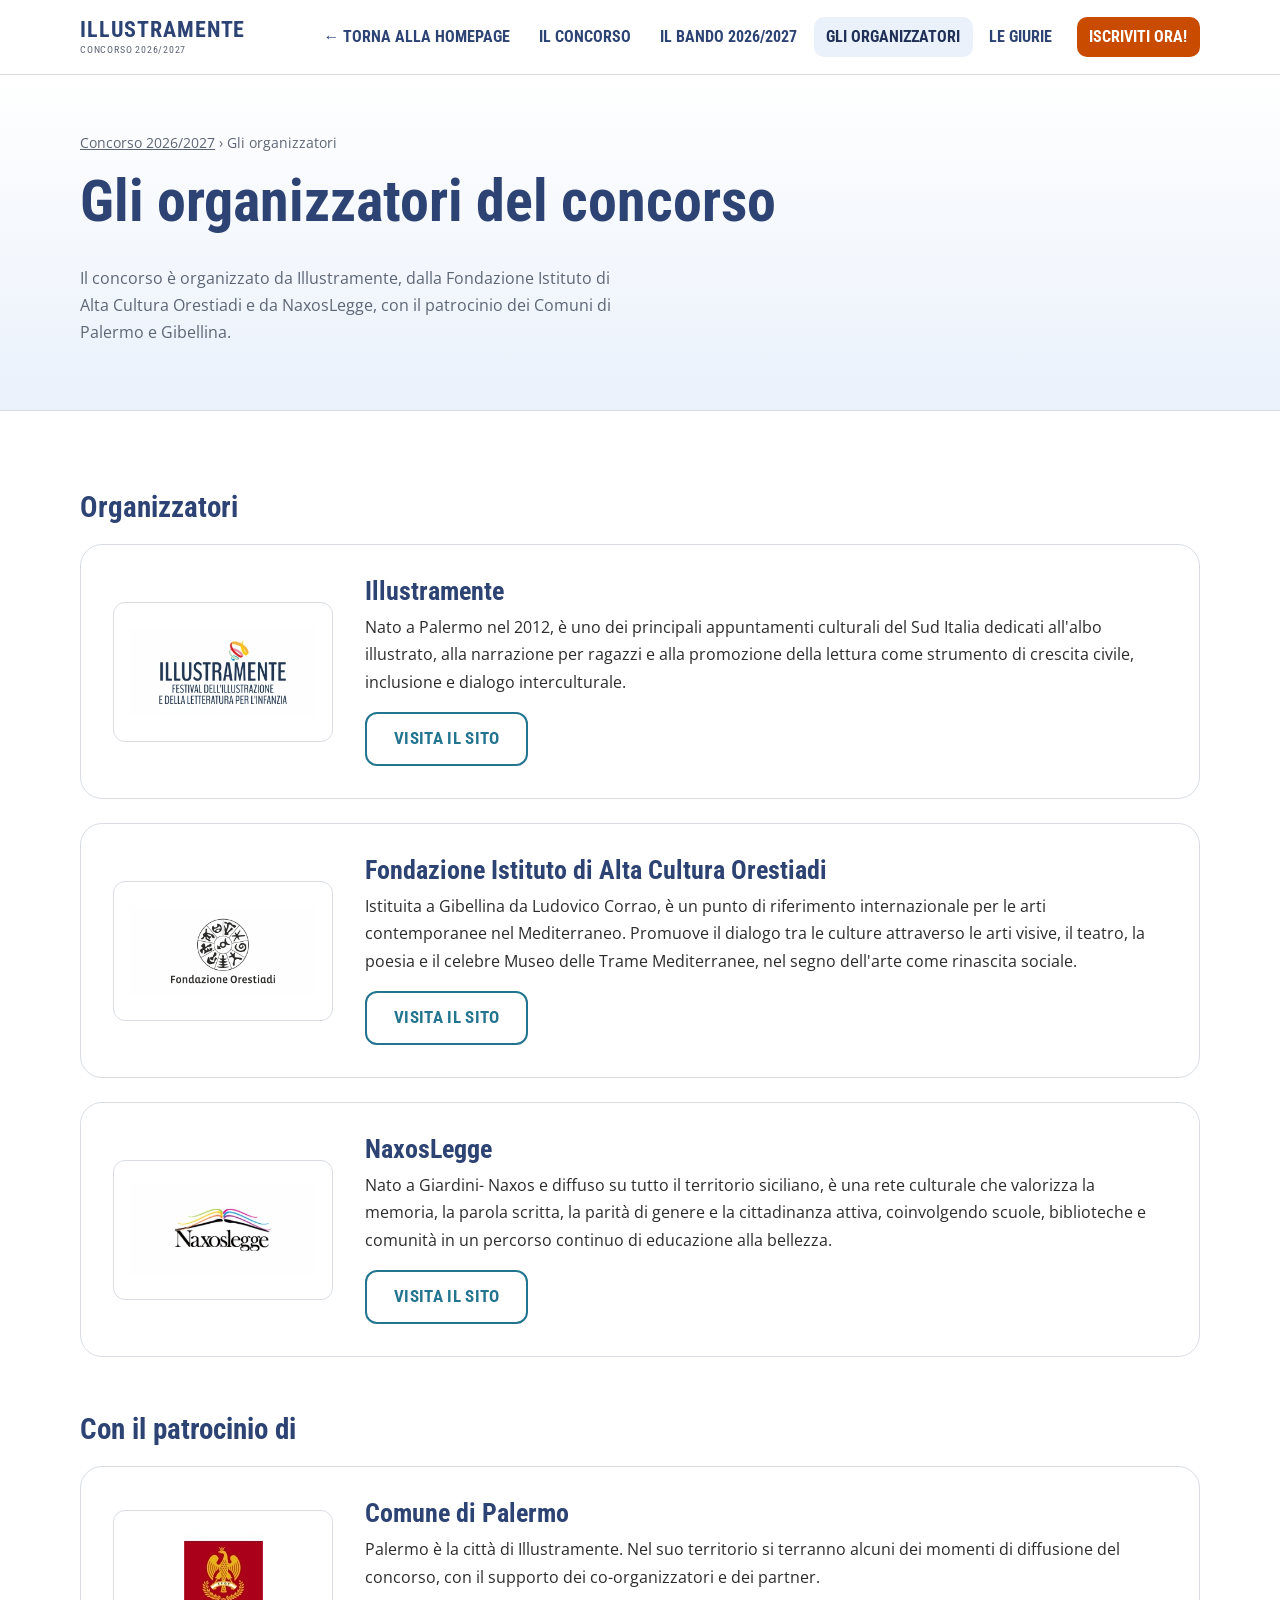
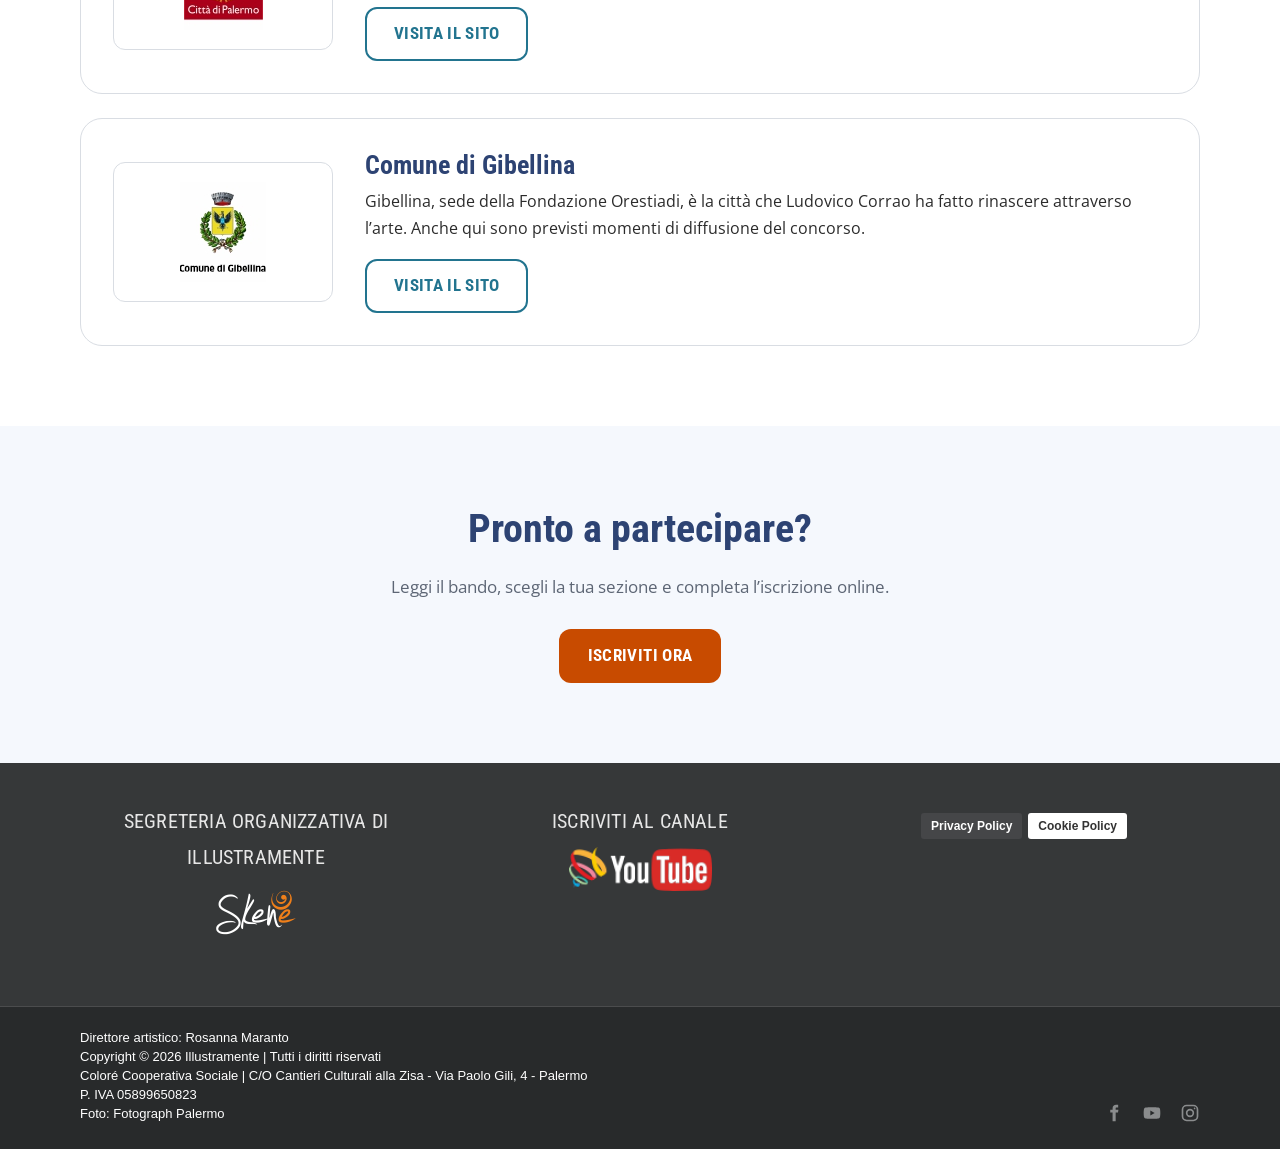
<file: partner.html>
<!DOCTYPE html>
<html lang="it">

<head>
  <meta charset="utf-8">
  <meta name="viewport" content="width=device-width, initial-scale=1">
  <title>I partner – Concorso Illustramente 2026/2027</title>
  <meta name="description"
    content="I partner del concorso Illustramente 2026/2027: Illustramente, Fondazione Orestiadi e NaxosLegge, con il patrocinio dei Comuni di Palermo e Gibellina.">
  <!-- In WordPress font, CSS e JS li carica concorso/functions-concorso.php: queste righe non vanno copiate -->
  <link rel="preconnect" href="https://fonts.googleapis.com">
  <link rel="preconnect" href="https://fonts.gstatic.com" crossorigin>
  <link
    href="https://fonts.googleapis.com/css2?family=Open+Sans:wght@400;600;700&family=Roboto+Condensed:wght@400;700&display=swap"
    rel="stylesheet">
  <link rel="stylesheet" href="css/style.css">
  <script src="js/main.js" defer></script>
</head>

<body class="ic">
  <a class="ic-skip-link" href="#contenuto">Vai al contenuto</a>

  <!-- ============ HEADER + MENU ============
       In WordPress: concorso/parts/header.php. Il menu è una lista <ul><li><a>
       come quella generata da WordPress (Aspetto → Menu). -->
  <header class="ic-header">
    <div class="ic-container ic-header-inner">
      <a class="ic-brand" href="index.html">
        <!-- Per usare il logo: <img src="assets/img/logo-illustramente.png" alt="Illustramente" width="160" height="46"> -->
        <span class="ic-brand-text">Illustramente<small>Concorso 2026/2027</small></span>
      </a>

      <button class="ic-nav-toggle" type="button" aria-expanded="false" aria-controls="ic-nav"
        aria-label="Apri il menu"><span></span></button>

      <nav class="ic-nav" id="ic-nav" aria-label="Menu del concorso">
        <ul class="ic-nav-list">
          <li class="ic-nav-home"><a href="https://www.illustramente.it/blog/">Torna alla homepage</a></li>
          <li><a href="index.html">Il concorso</a></li>
          <li><a href="bando.html">Il bando 2026/2027</a></li>
          <li><a href="partner.html" aria-current="page">Gli organizzatori</a></li>
          <li><a href="giuria.html">Le giurie</a></li>
          <li class="ic-nav-cta"><a href="iscriviti.html">Iscriviti ora!</a></li>
        </ul>
      </nav>
    </div>
  </header>

  <main id="contenuto" class="ic-main">
    <!-- ===== WP: INIZIO CONTENUTO PAGINA =====
         In WordPress si copia SOLO quello che sta tra INIZIO e FINE
         (lo strumento wordpress/prepara-contenuti.html lo fa in automatico). -->

    <section class="ic-page-hero">
      <div class="ic-container">
        <p class="ic-breadcrumb"><a href="index.html">Concorso 2026/2027</a> › Gli organizzatori</p>
        <h1>Gli organizzatori del concorso</h1>
        <p class="ic-lead">Il concorso è organizzato da Illustramente, dalla Fondazione Istituto di Alta Cultura
          Orestiadi e da NaxosLegge, con il patrocinio dei Comuni di Palermo e Gibellina.</p>
      </div>
    </section>

    <section class="ic-section">
      <div class="ic-container">
        <!-- Testi descrittivi: da far validare a ciascun partner prima della pubblicazione -->

        <div class="ic-partner-group">
          <h2>Organizzatori</h2>
          <div class="ic-partner-list">

            <article class="ic-card ic-partner-card">
              <div class="ic-partner-logo">
                <img src="assets/img/partner-illustramente.webp" alt="Logo Illustramente" width="313" height="151"
                  loading="lazy">
              </div>
              <div>
                <h3>Illustramente</h3>
                <p>Nato
                  a Palermo nel 2012, è uno dei principali appuntamenti culturali del Sud Italia dedicati
                  all&#39;albo illustrato, alla narrazione per ragazzi e alla promozione della lettura come strumento
                  di crescita civile, inclusione e dialogo interculturale.</p>
                <a class="ic-btn ic-btn-outline" href="https://www.illustramente.it/blog/" target="_blank"
                  rel="noopener">Visita il sito<span class="ic-sr-only"> di Illustramente (si apre in una nuova
                    scheda)</span></a>
              </div>
            </article>

            <article class="ic-card ic-partner-card">
              <div class="ic-partner-logo">
                <img src="assets/img/partner-orestiadi.webp" alt="Logo Fondazione Orestiadi" width="313" height="151"
                  loading="lazy">
              </div>
              <div>
                <h3>Fondazione Istituto di Alta Cultura Orestiadi</h3>
                <p>Istituita a Gibellina da Ludovico Corrao,
                  è un punto di riferimento internazionale per le arti contemporanee nel Mediterraneo.
                  Promuove il dialogo tra le culture attraverso le arti visive, il teatro, la poesia e il celebre
                  Museo delle Trame Mediterranee, nel segno dell&#39;arte come rinascita sociale.</p>
                <a class="ic-btn ic-btn-outline" href="https://www.fondazioneorestiadi.it/" target="_blank"
                  rel="noopener">Visita il sito<span class="ic-sr-only"> della Fondazione Orestiadi (si apre in una
                    nuova scheda)</span></a>
              </div>
            </article>

            <article class="ic-card ic-partner-card">
              <div class="ic-partner-logo">
                <img src="assets/img/partner-naxoslegge.webp" alt="Logo NaxosLegge" width="313" height="151"
                  loading="lazy">
              </div>
              <div>
                <h3>NaxosLegge</h3>
                <p>Nato a Giardini-
                  Naxos e diffuso su tutto il territorio siciliano, è una rete culturale che valorizza la memoria,
                  la parola scritta, la parità di genere e la cittadinanza attiva, coinvolgendo scuole,
                  biblioteche e comunità in un percorso continuo di educazione alla bellezza.</p>
                <a class="ic-btn ic-btn-outline" href="https://www.naxoslegge.com/" target="_blank"
                  rel="noopener">Visita il sito<span class="ic-sr-only"> di NaxosLegge (si apre in una nuova
                    scheda)</span></a>
              </div>
            </article>

          </div>
        </div>

        <div class="ic-partner-group">
          <h2>Con il patrocinio di</h2>
          <div class="ic-partner-list">

            <article class="ic-card ic-partner-card">
              <div class="ic-partner-logo">
                <img src="assets/img/partner-palermo.webp" alt="Stemma del Comune di Palermo" width="79" height="100"
                  loading="lazy">
              </div>
              <div>
                <h3>Comune di Palermo</h3>
                <p>Palermo è la città di Illustramente. Nel suo territorio si terranno alcuni dei momenti di
                  diffusione del concorso, con il supporto dei co-organizzatori e dei partner.</p>
                <a class="ic-btn ic-btn-outline" href="https://www.comune.palermo.it/" target="_blank"
                  rel="noopener">Visita il sito<span class="ic-sr-only"> del Comune di Palermo (si apre in una nuova
                    scheda)</span></a>
              </div>
            </article>

            <article class="ic-card ic-partner-card">
              <div class="ic-partner-logo">
                <img src="assets/img/partner-gibellina.webp" alt="Stemma del Comune di Gibellina" width="86"
                  height="100" loading="lazy">
              </div>
              <div>
                <h3>Comune di Gibellina</h3>
                <p>Gibellina, sede della Fondazione Orestiadi, è la città che Ludovico Corrao ha fatto rinascere
                  attraverso l’arte. Anche qui sono previsti momenti di diffusione del concorso.</p>
                <a class="ic-btn ic-btn-outline" href="https://www.comune.gibellina.tp.it/" target="_blank"
                  rel="noopener">Visita il sito<span class="ic-sr-only"> del Comune di Gibellina (si apre in una nuova
                    scheda)</span></a>
              </div>
            </article>

          </div>
        </div>
      </div>
    </section>

    <section class="ic-section ic-section-alt">
      <div class="ic-container ic-cta-final">
        <div class="ic-section-head ic-section-head-tight">
          <h2>Pronto a partecipare?</h2>
          <p>Leggi il bando, scegli la tua sezione e completa l’iscrizione online.</p>
        </div>
        <a class="ic-btn ic-btn-primary" href="iscriviti.html">Iscriviti ora</a>
      </div>
    </section>

    <!-- ===== WP: FINE CONTENUTO PAGINA ===== -->
  </main>

  <!-- ============ FOOTER (come illustramente.it) ============
       In WordPress: concorso/parts/footer.php -->
  <footer class="ic-footer">
    <div class="ic-footer-top">
      <div class="ic-container ic-footer-cols">

        <div class="ic-footer-col">
          <h2>Segreteria organizzativa di Illustramente</h2>
          <a href="http://www.centroculturaleskene.it/" target="_blank" rel="noopener"
            aria-label="Centro Culturale Skené (si apre in una nuova scheda)">
            <img src="assets/img/logo-skene.webp" alt="Skené" width="78" height="48">
          </a>
        </div>

        <div class="ic-footer-col">
          <h2>Iscriviti al canale</h2>
          <a href="https://www.youtube.com/user/Illustramente" target="_blank" rel="noopener"
            aria-label="Canale YouTube di Illustramente (si apre in una nuova scheda)">
            <img src="assets/img/logo-youtube.webp" alt="YouTube" width="143" height="44">
          </a>
        </div>

        <div class="ic-footer-col ic-footer-policy">
          <a class="ic-pill ic-pill-dark" href="https://www.iubenda.com/privacy-policy/48086239" target="_blank"
            rel="noopener">Privacy Policy</a>
          <a class="ic-pill ic-pill-light" href="https://www.iubenda.com/privacy-policy/48086239/cookie-policy"
            target="_blank" rel="noopener">Cookie Policy</a>
        </div>

      </div>
    </div>

    <div class="ic-footer-bottom-bar">
      <div class="ic-container ic-footer-bottom-inner">
        <p>
          Direttore artistico: Rosanna Maranto<br>
          Copyright © 2026 Illustramente | Tutti i diritti riservati<br>
          Coloré Cooperativa Sociale | C/O Cantieri Culturali alla Zisa - Via Paolo Gili, 4 - Palermo<br>
          P. IVA 05899650823<br>
          Foto: <a href="https://www.fotographpalermo.it/" target="_blank" rel="noopener">Fotograph Palermo</a>
        </p>

        <div class="ic-footer-social">
          <a href="https://www.facebook.com/Illustramente/" target="_blank" rel="noopener" aria-label="Facebook">
            <svg viewBox="0 0 24 24" fill="currentColor" aria-hidden="true">
              <path
                d="M14 8V6.5c0-.8.2-1.2 1.3-1.2H17V2.2C16.6 2.15 15.6 2 14.5 2 12 2 10.3 3.5 10.3 6.3V8H7.5v3.5h2.8V22H14V11.5h2.8L17.3 8H14z" />
            </svg>
          </a>
          <a href="https://www.youtube.com/user/Illustramente" target="_blank" rel="noopener" aria-label="YouTube">
            <svg viewBox="0 0 24 24" fill="currentColor" aria-hidden="true">
              <path
                d="M21.6 7.2a2.5 2.5 0 0 0-1.8-1.8C18.2 5 12 5 12 5s-6.2 0-7.8.4A2.5 2.5 0 0 0 2.4 7.2C2 8.8 2 12 2 12s0 3.2.4 4.8a2.5 2.5 0 0 0 1.8 1.8C5.8 19 12 19 12 19s6.2 0 7.8-.4a2.5 2.5 0 0 0 1.8-1.8c.4-1.6.4-4.8.4-4.8s0-3.2-.4-4.8zM10 15V9l5.2 3L10 15z" />
            </svg>
          </a>
          <a href="https://www.instagram.com/illustramente.it/" target="_blank" rel="noopener" aria-label="Instagram">
            <svg viewBox="0 0 24 24" fill="none" stroke="currentColor" stroke-width="2" aria-hidden="true">
              <rect x="3" y="3" width="18" height="18" rx="5" />
              <circle cx="12" cy="12" r="4" />
              <circle cx="17.5" cy="6.5" r="1" fill="currentColor" stroke="none" />
            </svg>
          </a>
        </div>
      </div>
    </div>
  </footer>
</body>

</html>
</file>
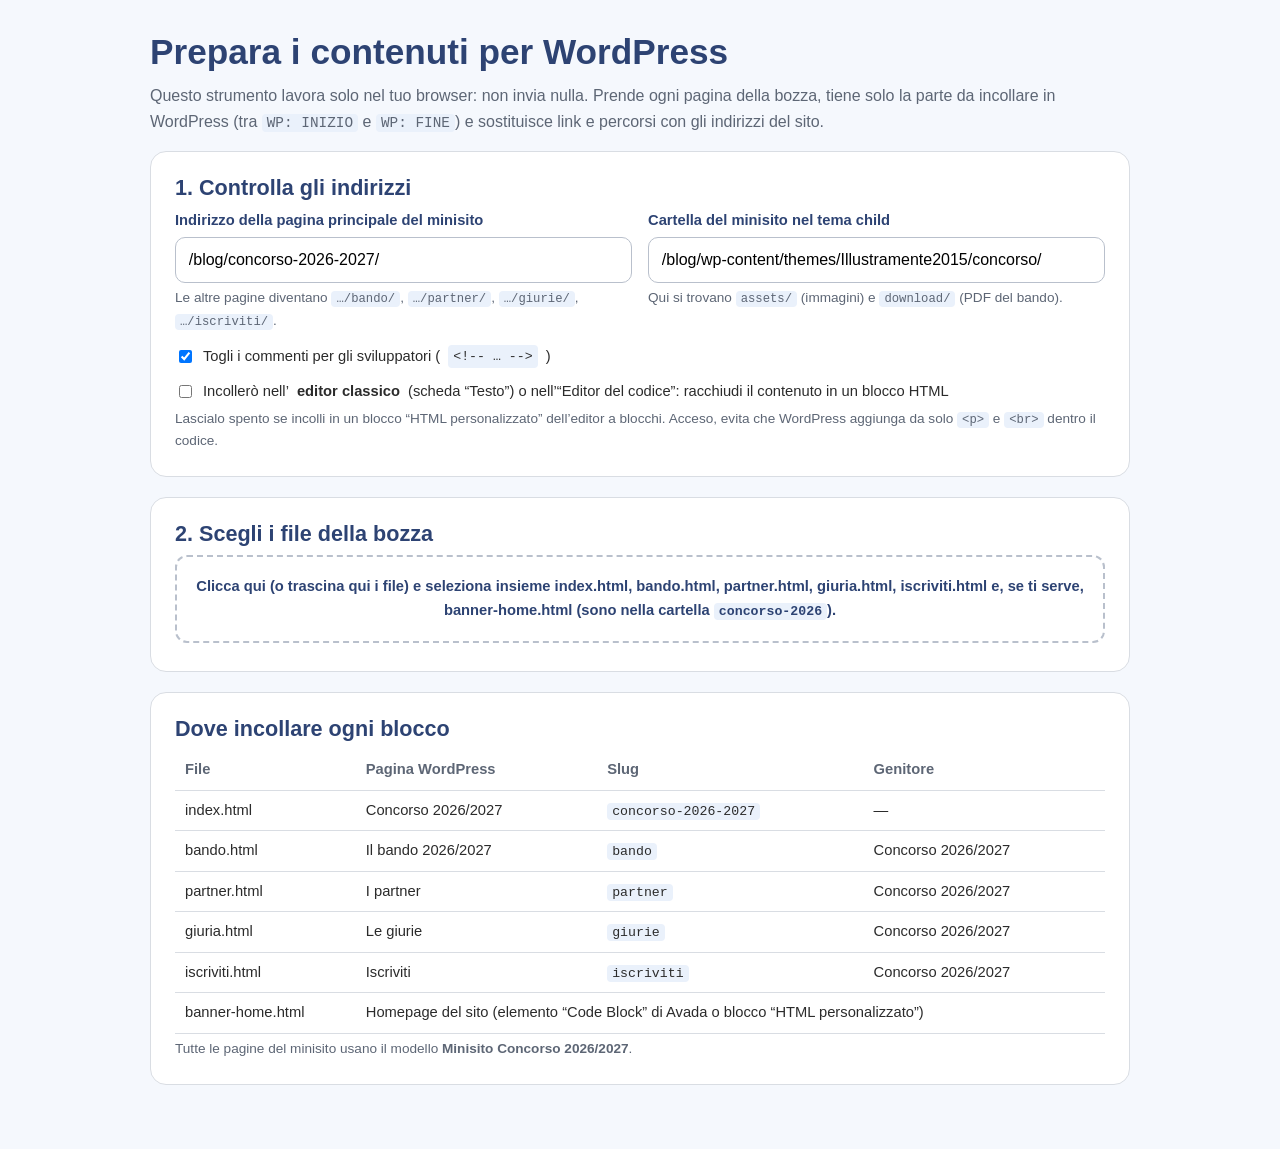
<file: wordpress/prepara-contenuti.html>
<!DOCTYPE html>
<html lang="it">

<head>
  <meta charset="utf-8">
  <meta name="viewport" content="width=device-width, initial-scale=1">
  <title>Prepara i contenuti per WordPress</title>
  <style>
    :root {
      --navy: #2d4373; --blue: #3f74bd; --sky: #eaf1fb; --teal: #22748f; --teal-dark: #195b71;
      --orange: #c84b00; --muted: #5d6675; --border: #d9dde3; --ok: #14504a; --ok-bg: #d8efec; --warn-bg: #fff4c9;
    }
    * { box-sizing: border-box; }
    body { margin: 0; font: 16px/1.6 "Open Sans", Arial, sans-serif; color: #2b2b2b; background: #f5f8fd; }
    main { width: min(980px, 100% - 32px); margin: 32px auto 64px; }
    h1, h2 { font-family: "Roboto Condensed", "Arial Narrow", Arial, sans-serif; color: var(--navy); line-height: 1.15; }
    h1 { font-size: 2.2rem; margin: 0 0 .3em; }
    h2 { font-size: 1.35rem; margin: 0 0 .4em; }
    .lead { color: var(--muted); margin-top: 0; }
    .box { background: #fff; border: 1px solid var(--border); border-radius: 16px; padding: 24px; margin-bottom: 20px; }
    label { display: block; font-weight: 600; color: var(--navy); font-size: .92rem; margin-bottom: 4px; }
    input[type="text"] { width: 100%; font: inherit; padding: .6em .8em; border: 1px solid #b9c0cc; border-radius: 10px; }
    .row { display: grid; grid-template-columns: 1fr 1fr; gap: 16px; }
    .hint { font-size: .85rem; color: var(--muted); margin: 4px 0 0; }
    .drop { display: block; border: 2px dashed #b9c0cc; border-radius: 12px; padding: 18px; background: #fff; text-align: center; cursor: pointer; }
    .drop:hover, .drop.is-over { border-color: var(--teal); background: var(--sky); }
    /* il campo file resta raggiungibile con la tastiera, ma non si vede: si usa il riquadro */
    .vh { position: absolute; width: 1px; height: 1px; margin: -1px; padding: 0; overflow: hidden; clip: rect(0 0 0 0); border: 0; }
    .vh:focus-visible + .drop { outline: 3px solid var(--orange); outline-offset: 2px; }
    .check { display: flex; gap: 8px; align-items: center; font-weight: 400; color: #2b2b2b; margin-top: 12px; }
    table { width: 100%; border-collapse: collapse; font-size: .92rem; }
    th, td { text-align: left; padding: 8px 10px; border-bottom: 1px solid var(--border); vertical-align: top; }
    th { color: var(--muted); font-weight: 600; }
    code { font-family: Consolas, "Courier New", monospace; font-size: .9em; background: var(--sky); padding: 1px 5px; border-radius: 4px; }
    .result-head { display: flex; flex-wrap: wrap; justify-content: space-between; align-items: center; gap: 12px; }
    .tag { display: inline-block; font-size: .8rem; font-weight: 600; padding: 2px 10px; border-radius: 999px; background: var(--sky); color: var(--navy); }
    textarea { width: 100%; min-height: 180px; margin-top: 12px; font: 12px/1.45 Consolas, "Courier New", monospace; padding: 10px; border: 1px solid #b9c0cc; border-radius: 10px; }
    button { font: 700 .95rem "Roboto Condensed", "Arial Narrow", Arial, sans-serif; text-transform: uppercase; border: 0; border-radius: 10px; padding: .6em 1.2em; background: var(--teal); color: #fff; cursor: pointer; }
    button:hover { background: var(--teal-dark); }
    .warn { background: var(--warn-bg); border: 1px solid #f1dc8a; border-radius: 10px; padding: 10px 14px; margin-top: 12px; font-size: .92rem; }
    .done { color: var(--ok); font-weight: 600; }
    :focus-visible { outline: 3px solid var(--orange); outline-offset: 2px; }
    @media (max-width: 640px) { .row { grid-template-columns: 1fr; } }
  </style>
</head>

<body>
  <main>
    <h1>Prepara i contenuti per WordPress</h1>
    <p class="lead">Questo strumento lavora solo nel tuo browser: non invia nulla. Prende ogni pagina della bozza,
      tiene solo la parte da incollare in WordPress (tra <code>WP: INIZIO</code> e <code>WP: FINE</code>) e
      sostituisce link e percorsi con gli indirizzi del sito.</p>

    <section class="box" aria-labelledby="t1">
      <h2 id="t1">1. Controlla gli indirizzi</h2>
      <div class="row">
        <div>
          <label for="base">Indirizzo della pagina principale del minisito</label>
          <input type="text" id="base" value="/blog/concorso-2026-2027/">
          <p class="hint">Le altre pagine diventano <code>…/bando/</code>, <code>…/partner/</code>,
            <code>…/giurie/</code>, <code>…/iscriviti/</code>.</p>
        </div>
        <div>
          <label for="theme">Cartella del minisito nel tema child</label>
          <input type="text" id="theme" value="/blog/wp-content/themes/Illustramente2015/concorso/">
          <p class="hint">Qui si trovano <code>assets/</code> (immagini) e <code>download/</code> (PDF del bando).</p>
        </div>
      </div>
      <label class="check"><input type="checkbox" id="strip" checked> Togli i commenti per gli sviluppatori
        (<code>&lt;!-- … --&gt;</code>)</label>
      <label class="check"><input type="checkbox" id="wrap"> Incollerò nell’<strong>editor classico</strong> (scheda
        “Testo”) o nell’“Editor del codice”: racchiudi il contenuto in un blocco HTML</label>
      <p class="hint">Lascialo spento se incolli in un blocco “HTML personalizzato” dell’editor a blocchi. Acceso, evita
        che WordPress aggiunga da solo <code>&lt;p&gt;</code> e <code>&lt;br&gt;</code> dentro il codice.</p>
    </section>

    <section class="box" aria-labelledby="t2">
      <h2 id="t2">2. Scegli i file della bozza</h2>
      <input type="file" id="files" class="vh" accept=".html" multiple>
      <label class="drop" for="files">Clicca qui (o trascina qui i file) e seleziona insieme <strong>index.html,
          bando.html, partner.html, giuria.html, iscriviti.html</strong> e, se ti serve,
        <strong>banner-home.html</strong> (sono nella cartella <code>concorso-2026</code>).</label>
    </section>

    <section class="box" aria-labelledby="t3">
      <h2 id="t3">Dove incollare ogni blocco</h2>
      <table>
        <thead>
          <tr><th>File</th><th>Pagina WordPress</th><th>Slug</th><th>Genitore</th></tr>
        </thead>
        <tbody>
          <tr><td>index.html</td><td>Concorso 2026/2027</td><td><code>concorso-2026-2027</code></td><td>—</td></tr>
          <tr><td>bando.html</td><td>Il bando 2026/2027</td><td><code>bando</code></td><td>Concorso 2026/2027</td></tr>
          <tr><td>partner.html</td><td>I partner</td><td><code>partner</code></td><td>Concorso 2026/2027</td></tr>
          <tr><td>giuria.html</td><td>Le giurie</td><td><code>giurie</code></td><td>Concorso 2026/2027</td></tr>
          <tr><td>iscriviti.html</td><td>Iscriviti</td><td><code>iscriviti</code></td><td>Concorso 2026/2027</td></tr>
          <tr><td>banner-home.html</td><td colspan="3">Homepage del sito (elemento “Code Block” di Avada o blocco
              “HTML personalizzato”)</td></tr>
        </tbody>
      </table>
      <p class="hint">Tutte le pagine del minisito usano il modello <strong>Minisito Concorso 2026/2027</strong>.</p>
    </section>

    <div id="results" aria-live="polite"></div>
  </main>

  <script>
    (function () {
      var ORDER = ['index.html', 'bando.html', 'partner.html', 'giuria.html', 'iscriviti.html', 'banner-home.html'];
      var TARGET = {
        'index.html': 'Concorso 2026/2027',
        'bando.html': 'Il bando 2026/2027',
        'partner.html': 'I partner',
        'giuria.html': 'Le giurie',
        'iscriviti.html': 'Iscriviti',
        'banner-home.html': 'Homepage del sito'
      };
      var START = /<!--\s*=+\s*WP: INIZIO CONTENUTO PAGINA[\s\S]*?-->/;
      var END = /<!--\s*=+\s*WP: FINE CONTENUTO PAGINA\s*=+\s*-->/;

      function slash(s) { s = s.trim(); return s.charAt(s.length - 1) === '/' ? s : s + '/'; }

      function extract(name, html) {
        // Banner: via il meta dell'anteprima e i commenti iniziali
        if (name === 'banner-home.html') return html.replace(/^\s*(<meta[^>]*>)?(\s*<!--[\s\S]*?-->)*\s*/, '');
        var a = html.search(START), b = html.search(END);
        if (a === -1 || b === -1) return null;
        return html.slice(a, b).replace(START, '');
      }

      function convert(html) {
        var base = slash(document.getElementById('base').value);
        var theme = slash(document.getElementById('theme').value);
        var pages = { 'index.html': '', 'bando.html': 'bando/', 'partner.html': 'partner/', 'giuria.html': 'giurie/', 'iscriviti.html': 'iscriviti/' };
        Object.keys(pages).forEach(function (file) {
          html = html.split('href="' + file).join('href="' + base + pages[file]);
        });
        html = html.replace(/(src|href)="(assets|download)\//g, function (m, attr, dir) { return attr + '="' + theme + dir + '/'; });
        if (document.getElementById('strip').checked) html = html.replace(/<!--[\s\S]*?-->/g, '');
        html = html.replace(/\n{3,}/g, '\n\n').trim();
        if (document.getElementById('wrap').checked) html = '<!-- wp:html -->\n' + html + '\n<!-- /wp:html -->';
        return html + '\n';
      }

      function copy(area, btn) {
        var ok = function () { btn.textContent = 'Copiato!'; setTimeout(function () { btn.textContent = 'Copia'; }, 1800); };
        if (navigator.clipboard && window.isSecureContext) {
          navigator.clipboard.writeText(area.value).then(ok, function () { area.select(); document.execCommand('copy'); ok(); });
        } else { area.select(); document.execCommand('copy'); ok(); }
      }

      function render(list) {
        var box = document.getElementById('results');
        box.innerHTML = '';
        list.sort(function (a, b) { return ORDER.indexOf(a.name) - ORDER.indexOf(b.name); });
        list.forEach(function (item) {
          var sec = document.createElement('section');
          sec.className = 'box';
          var head = document.createElement('div');
          head.className = 'result-head';
          var h = document.createElement('h2');
          h.textContent = item.name;
          var tag = document.createElement('span');
          tag.className = 'tag';
          tag.textContent = '→ ' + (TARGET[item.name] || 'file non previsto');
          var btn = document.createElement('button');
          btn.type = 'button';
          btn.textContent = 'Copia';
          head.appendChild(h); head.appendChild(tag); head.appendChild(btn);
          sec.appendChild(head);

          if (item.out === null) {
            var w = document.createElement('p');
            w.className = 'warn';
            w.textContent = 'Non trovo i segnaposto "WP: INIZIO" e "WP: FINE" in questo file.';
            sec.appendChild(w);
            btn.disabled = true;
          } else {
            var area = document.createElement('textarea');
            area.value = item.out;
            area.setAttribute('aria-label', 'Contenuto da incollare per ' + item.name);
            area.readOnly = true;
            sec.appendChild(area);
            btn.addEventListener('click', function () { copy(area, btn); });
            if (/<form[\s>]/.test(item.out)) {
              var f = document.createElement('p');
              f.className = 'warn';
              f.innerHTML = '<strong>Contiene un modulo.</strong> Dopo averlo incollato, sostituisci tutto il blocco ' +
                '<code>&lt;form …&gt; … &lt;/form&gt;</code> con lo shortcode del modulo creato in Quform.';
              sec.appendChild(f);
            }
            var d = document.createElement('p');
            d.className = 'hint done';
            d.textContent = document.getElementById('wrap').checked
              ? 'Pronto: incollalo nella scheda "Testo" (editor classico) o nell’Editor del codice della pagina indicata.'
              : 'Pronto: incollalo in un blocco "HTML personalizzato" della pagina indicata.';
            sec.appendChild(d);
          }
          box.appendChild(sec);
        });
      }

      var current = [];
      function process() {
        render(current.map(function (f) {
          var part = extract(f.name, f.text);
          return { name: f.name, out: part === null ? null : convert(part) };
        }));
      }

      function load(fileList) {
        var files = Array.prototype.filter.call(fileList, function (f) { return /\.html?$/i.test(f.name); });
        if (!files.length) return;
        Promise.all(files.map(function (file) {
          return file.text().then(function (text) { return { name: file.name, text: text }; });
        })).then(function (list) { current = list; process(); });
      }

      document.getElementById('files').addEventListener('change', function (e) { load(e.target.files); });

      var drop = document.querySelector('.drop');
      ['dragenter', 'dragover'].forEach(function (type) {
        drop.addEventListener(type, function (e) { e.preventDefault(); drop.classList.add('is-over'); });
      });
      ['dragleave', 'drop'].forEach(function (type) {
        drop.addEventListener(type, function () { drop.classList.remove('is-over'); });
      });
      drop.addEventListener('drop', function (e) { e.preventDefault(); load(e.dataTransfer.files); });
      ['base', 'theme', 'strip', 'wrap'].forEach(function (id) {
        document.getElementById(id).addEventListener('change', function () { if (current.length) process(); });
      });
    })();
  </script>
</body>

</html>
</file>
<file: css/style.css>
/* ==========================================================
   Minisito Concorso Illustramente 2026/2027
   ----------------------------------------------------------
   PRONTO PER WORDPRESS
   - Ogni regola è "chiusa" dentro la classe .ic: nella bozza
     .ic è sul <body>, in WordPress la aggiunge il modello di
     pagina "Minisito Concorso". Così questo foglio non tocca
     il resto del sito e il tema (Avada) non sovrascrive il
     minisito.
   - Tutte le classi hanno il prefisso ic- per non scontrarsi
     con le classi del tema e dei plugin.
   - Colori, misure e font sono variabili (sezione 0).

   Indice
   0. Variabili e base        8. Bando: riquadro "Leggi il bando"
   1. Struttura e utilità     9. Form (contatti e iscrizione)
   2. Pulsanti               10. Pagine interne (testata)
   3. Header e menu          11. Pagina Bando
   4. Hero                   12. Pagina Partner
   5. Card                   13. Pagina Giurie
   6. Presentazione (home)   14. Pagina Iscriviti
   7. Indice laterale        15. Footer
                             16. Responsive
   ========================================================== */

/* ---------- 0. Variabili e base ---------- */
.ic {
  --ic-navy: #2d4373;
  --ic-navy-dark: #1f2f55;
  --ic-blue: #3f74bd;
  --ic-sky: #eaf1fb;
  --ic-sky-2: #f5f8fd;
  --ic-orange: #ff6a00;        /* arancio del marchio: solo decorazioni */
  --ic-orange-strong: #c84b00; /* pulsanti e testi: contrasto AA con il bianco (4,7:1) */
  --ic-orange-dark: #a63e00;   /* hover dei pulsanti arancio */
  --ic-teal: #22748f;
  --ic-teal-dark: #195b71;
  --ic-text: #2b2b2b;
  --ic-muted: #5d6675;
  --ic-border: #d9dde3;
  --ic-input-border: #b9c0cc;
  --ic-white: #ffffff;
  --ic-yellow-soft: #fff4c9;
  --ic-pink-soft: #fbdcdc;
  --ic-mint-soft: #d8efec;
  --ic-success-ink: #14504a;
  --ic-error: #b42318;
  --ic-error-soft: #fdecea;

  --ic-radius: 22px;
  --ic-radius-sm: 12px;
  --ic-container: 1120px;
  --ic-shadow: 0 6px 24px rgba(45, 67, 115, .10);
  --ic-header-h: 74px;
  /* distanza dall'alto delle colonne laterali che restano ferme mentre si scorre */
  --ic-sticky-top: calc(var(--ic-header-h) + 24px);

  --ic-font-head: "Roboto Condensed", "Arial Narrow", Arial, sans-serif;
  --ic-font-body: "Open Sans", Arial, sans-serif;

  margin: 0;
  font-family: var(--ic-font-body);
  font-size: 16px;
  line-height: 1.7;
  color: var(--ic-text);
  background: var(--ic-white);
}

/* Questo foglio viene caricato solo sulle pagine del minisito */
html {
  scroll-behavior: smooth;
  scroll-padding-top: 90px;
}

.ic *,
.ic *::before,
.ic *::after {
  box-sizing: border-box;
}

.ic [hidden] {
  display: none !important;
}

.ic img {
  max-width: 100%;
  height: auto;
  display: block;
}

.ic a {
  color: var(--ic-teal);
}

.ic a:hover {
  color: var(--ic-teal-dark);
}

.ic h1,
.ic h2,
.ic h3,
.ic h4 {
  font-family: var(--ic-font-head);
  color: var(--ic-navy);
  line-height: 1.15;
  margin: 0 0 .5em;
  font-weight: 700;
  text-transform: none;
  letter-spacing: normal;
}

.ic h1 {
  font-size: clamp(2.2rem, 5vw, 3.6rem);
}

.ic h2 {
  font-size: clamp(1.8rem, 3.4vw, 2.5rem);
}

.ic h3,
.ic h4 {
  font-size: 1.35rem;
}

.ic p {
  margin: 0 0 1em;
}

.ic ul {
  list-style: disc;
  margin: 1em 0;
  padding-left: 40px;
}

.ic blockquote {
  margin: 0;
  padding: 0;
  border: 0;
}

.ic :focus-visible {
  outline: 3px solid var(--ic-orange-strong);
  outline-offset: 3px;
}

/* ---------- 1. Struttura e utilità ---------- */
.ic .ic-container {
  width: min(var(--ic-container), 100% - 40px);
  margin-inline: auto;
}

.ic .ic-skip-link {
  position: absolute;
  left: -999px;
  top: 8px;
  z-index: 200;
  background: var(--ic-navy);
  color: #fff;
  padding: 10px 16px;
  border-radius: 8px;
}

.ic .ic-skip-link:focus {
  left: 8px;
}

.ic .ic-section {
  padding: 80px 0;
}

.ic .ic-section-alt {
  background: var(--ic-sky-2);
}

.ic .ic-section-head {
  max-width: 720px;
  margin: 0 auto 44px;
  text-align: center;
}

.ic .ic-section-head p {
  color: var(--ic-muted);
  font-size: 1.08rem;
}

.ic .ic-section-head-tight {
  margin-bottom: 12px;
}

.ic .ic-text-center {
  text-align: center;
}

.ic .ic-note {
  margin-top: 40px;
  font-weight: 600;
}

/* Testo letto solo dagli screen reader */
.ic .ic-sr-only {
  position: absolute;
  width: 1px;
  height: 1px;
  padding: 0;
  margin: -1px;
  overflow: hidden;
  clip: rect(0, 0, 0, 0);
  white-space: nowrap;
  border: 0;
}

.ic .ic-eyebrow {
  display: inline-block;
  font-family: var(--ic-font-head);
  font-weight: 700;
  text-transform: uppercase;
  letter-spacing: .08em;
  color: var(--ic-orange-strong);
  font-size: 1rem;
  margin-bottom: 14px;
}

.ic .ic-eyebrow-light {
  color: #ffd2b0;
}

.ic .ic-grid-2 {
  display: grid;
  grid-template-columns: repeat(2, 1fr);
  gap: 24px;
}

.ic .ic-grid-3 {
  display: grid;
  grid-template-columns: repeat(3, 1fr);
  gap: 24px;
}

/* Contenuto + colonna laterale (pagine Bando e Iscriviti) */
.ic .ic-layout-aside {
  display: grid;
  grid-template-columns: minmax(0, 1fr) 300px;
  gap: 48px;
  align-items: start;
}

/* ---------- 2. Pulsanti ---------- */
.ic .ic-btn {
  display: inline-flex;
  align-items: center;
  justify-content: center;
  gap: .55em;
  font-family: var(--ic-font-head);
  font-weight: 700;
  font-size: 1.05rem;
  line-height: 1.3;
  text-transform: uppercase;
  letter-spacing: .02em;
  text-decoration: none;
  padding: .85em 1.6em;
  border-radius: var(--ic-radius-sm);
  border: 2px solid transparent;
  cursor: pointer;
  transition: background .2s, color .2s, border-color .2s, transform .15s;
}

.ic .ic-btn:hover {
  transform: translateY(-2px);
}

.ic .ic-btn-primary {
  background: var(--ic-orange-strong);
  color: #fff;
}

.ic .ic-btn-primary:hover {
  background: var(--ic-orange-dark);
  color: #fff;
}

.ic .ic-btn-teal {
  background: var(--ic-teal);
  color: #fff;
}

.ic .ic-btn-teal:hover {
  background: var(--ic-teal-dark);
  color: #fff;
}

.ic .ic-btn-outline {
  background: transparent;
  color: var(--ic-teal);
  border-color: var(--ic-teal);
}

.ic .ic-btn-outline:hover {
  background: var(--ic-teal);
  color: #fff;
}

.ic .ic-btn-light {
  background: #fff;
  color: var(--ic-navy);
}

.ic .ic-btn-light:hover {
  background: var(--ic-sky);
  color: var(--ic-navy);
}

.ic .ic-btn-small {
  font-size: .9rem;
  padding: .45em .9em;
  border-radius: 8px;
}

.ic .ic-btn svg {
  width: 1.2em;
  height: 1.2em;
  flex: none;
}

/* ---------- 3. Header e menu ----------
   Il menu è una lista <ul><li><a>: è la stessa struttura che
   genera WordPress (wp_nav_menu), quindi lo stile vale per
   entrambi. Voce attiva = aria-current="page" (WordPress lo
   aggiunge da solo). Classi speciali da mettere sulle voci:
   ic-nav-home (freccia) e ic-nav-cta (pulsante arancio). */
.ic .ic-header {
  position: sticky;
  top: 0;
  z-index: 100;
  background: rgba(255, 255, 255, .96);
  backdrop-filter: blur(8px);
  border-bottom: 1px solid var(--ic-border);
}

/* Barra di amministrazione di WordPress (solo utenti collegati) */
.ic.admin-bar .ic-header {
  top: 32px;
}

.ic.admin-bar {
  --ic-sticky-top: calc(var(--ic-header-h) + 56px);
}

.ic .ic-header-inner {
  display: flex;
  align-items: center;
  justify-content: space-between;
  gap: 24px;
  min-height: var(--ic-header-h);
}

.ic .ic-brand {
  display: flex;
  align-items: center;
  gap: 12px;
  text-decoration: none;
  color: var(--ic-navy);
}

.ic .ic-brand:hover {
  color: var(--ic-navy);
}

.ic .ic-brand img {
  height: 46px;
  width: auto;
}

.ic .ic-brand-text {
  font-family: var(--ic-font-head);
  font-weight: 700;
  font-size: 1.35rem;
  text-transform: uppercase;
  letter-spacing: .04em;
  line-height: 1;
}

.ic .ic-brand-text small {
  display: block;
  font-size: .62rem;
  letter-spacing: .08em;
  color: var(--ic-muted);
  font-weight: 400;
  margin-top: 4px;
}

.ic .ic-nav-list {
  display: flex;
  align-items: center;
  gap: 4px;
  list-style: none;
  margin: 0;
  padding: 0;
}

.ic .ic-nav-list li {
  margin: 0;
  padding: 0;
}

.ic .ic-nav-list a {
  display: block;
  font-family: var(--ic-font-head);
  font-weight: 700;
  font-size: .98rem;
  line-height: 1.4;
  text-transform: uppercase;
  text-decoration: none;
  color: var(--ic-navy);
  padding: .55em .8em;
  border-radius: 10px;
  white-space: nowrap;
  transition: background .2s, color .2s;
}

.ic .ic-nav-list a:hover,
.ic .ic-nav-list a[aria-current="page"] {
  background: var(--ic-sky);
  color: var(--ic-navy-dark);
}

.ic .ic-nav-list .ic-nav-home > a::before {
  content: "← ";
}

.ic .ic-nav-list .ic-nav-cta > a {
  background: var(--ic-orange-strong);
  color: #fff;
  margin-left: 8px;
}

.ic .ic-nav-list .ic-nav-cta > a:hover,
.ic .ic-nav-list .ic-nav-cta > a[aria-current="page"] {
  background: var(--ic-orange-dark);
  color: #fff;
}

.ic .ic-nav-toggle {
  display: none;
  background: none;
  border: 1px solid var(--ic-border);
  border-radius: 10px;
  width: 46px;
  height: 46px;
  padding: 0;
  cursor: pointer;
  color: var(--ic-navy);
}

.ic .ic-nav-toggle span,
.ic .ic-nav-toggle span::before,
.ic .ic-nav-toggle span::after {
  display: block;
  width: 22px;
  height: 2px;
  background: currentColor;
  margin: auto;
  position: relative;
  transition: .2s;
}

.ic .ic-nav-toggle span::before,
.ic .ic-nav-toggle span::after {
  content: "";
  position: absolute;
  left: 0;
}

.ic .ic-nav-toggle span::before {
  top: -7px;
}

.ic .ic-nav-toggle span::after {
  top: 7px;
}

.ic .ic-nav-toggle[aria-expanded="true"] span {
  background: transparent;
}

.ic .ic-nav-toggle[aria-expanded="true"] span::before {
  top: 0;
  transform: rotate(45deg);
}

.ic .ic-nav-toggle[aria-expanded="true"] span::after {
  top: 0;
  transform: rotate(-45deg);
}

/* ---------- 4. Hero ---------- */
.ic .ic-hero {
  position: relative;
  overflow: hidden;
  padding: 64px 0 120px;
  background:
    radial-gradient(circle at 8% 12%, var(--ic-yellow-soft) 0 90px, transparent 91px),
    radial-gradient(circle at 96% 70%, var(--ic-pink-soft) 0 130px, transparent 131px),
    radial-gradient(circle at 80% 8%, var(--ic-mint-soft) 0 70px, transparent 71px),
    linear-gradient(180deg, #fff 0%, var(--ic-sky) 100%);
}

.ic .ic-hero-grid {
  display: grid;
  grid-template-columns: 1.1fr .9fr;
  gap: 48px;
  align-items: center;
  position: relative;
  z-index: 1;
}

.ic .ic-hero h1 {
  margin-bottom: .35em;
}

.ic .ic-hero h1 em {
  font-style: normal;
  color: var(--ic-blue);
}

.ic .ic-hero .ic-lead {
  font-size: 1.15rem;
  color: var(--ic-muted);
  max-width: 54ch;
}

.ic .ic-hero-actions {
  display: flex;
  flex-wrap: wrap;
  gap: 14px;
  margin-top: 28px;
}

.ic .ic-hero-visual {
  position: relative;
  border-radius: var(--ic-radius);
  overflow: hidden;
  box-shadow: var(--ic-shadow);
  border: 1px solid var(--ic-border);
  background: var(--ic-sky);
}

.ic .ic-hero-visual img {
  width: 100%;
  height: auto;
}

.ic .ic-hero-wave {
  position: absolute;
  left: 0;
  right: 0;
  bottom: -1px;
  width: 100%;
  height: 90px;
  display: block;
}

/* ---------- 5. Card ---------- */
.ic .ic-card {
  background: #fff;
  border: 1px solid var(--ic-border);
  border-radius: var(--ic-radius);
  padding: 32px;
}

.ic .ic-card .ic-icon {
  width: 52px;
  height: 52px;
  border-radius: 14px;
  display: grid;
  place-items: center;
  background: var(--ic-sky);
  color: var(--ic-navy);
  font-family: var(--ic-font-head);
  font-weight: 700;
  font-size: 1.4rem;
  margin-bottom: 18px;
}

.ic .ic-card-sub {
  font-family: var(--ic-font-head);
  font-size: 1.15rem;
  font-weight: 700;
  color: var(--ic-blue);
  margin: -4px 0 14px;
}

/* ---------- 6. Presentazione (home) ---------- */
.ic .ic-bando-head {
  text-align: center;
  max-width: 900px;
  margin: 0 auto 56px;
}

.ic .ic-bando-head-title {
  font-family: var(--ic-font-head);
  font-weight: 700;
  text-transform: uppercase;
  font-size: clamp(2rem, 4.5vw, 2.8rem);
  color: var(--ic-navy);
  line-height: 1.1;
  margin: 0 0 40px;
  padding-bottom: 14px;
}

.ic .ic-bando-head-org,
.ic .ic-bando-head-verb,
.ic .ic-bando-head-theme {
  font-family: var(--ic-font-head);
  font-weight: 700;
  text-transform: uppercase;
  color: var(--ic-navy);
  margin: 0;
}

.ic .ic-bando-head-org {
  font-size: clamp(1.05rem, 2.2vw, 1.3rem);
  line-height: 1.35;
  margin-bottom: 36px;
}

.ic .ic-bando-head-verb {
  font-size: clamp(1.3rem, 2.8vw, 1.7rem);
  margin-bottom: 36px;
}

.ic .ic-bando-head-theme {
  font-size: clamp(1.05rem, 2.2vw, 1.3rem);
  line-height: 1.3;
}

/* Citazione di Camus: in tondo e leggibile (non tutta maiuscola) */
.ic .ic-bando-head-quote {
  max-width: 60ch;
  margin: 14px auto 0;
  font-family: var(--ic-font-head);
  font-size: clamp(1.05rem, 2.2vw, 1.25rem);
  font-style: italic;
  line-height: 1.45;
  color: var(--ic-navy);
}

.ic .ic-bando-head-quote p {
  margin: 0;
}

.ic .ic-bando-head-quote cite {
  font-style: normal;
  font-weight: 700;
}

.ic .ic-bando-head-sub {
  font-family: var(--ic-font-head);
  font-style: italic;
  font-size: 1.15rem;
  color: var(--ic-muted);
  margin: 2px 0 34px;
}

.ic .ic-presentation {
  display: grid;
  grid-template-columns: 240px minmax(0, 1fr);
  gap: 48px;
  align-items: start;
}

.ic .ic-article-block {
  padding-bottom: 36px;
  margin-bottom: 36px;
  border-bottom: 1px solid var(--ic-border);
}

.ic .ic-article-block:last-child {
  border-bottom: 0;
  margin-bottom: 0;
  padding-bottom: 0;
}

/* ---------- 7. Indice laterale (home) ---------- */
.ic .ic-toc {
  border-left: 3px solid var(--ic-border);
  padding-left: 18px;
}

/* Colonne laterali (home, Bando, Iscriviti): restano ferme mentre si scorre solo se
   ci stanno per intero nella finestra. La classe ic-is-sticky la mette js/main.js:
   così non serve una barra di scorrimento interna e niente resta tagliato. */
@media (min-width: 981px) {
  .ic .ic-toc.ic-is-sticky,
  .ic .ic-side-card.ic-is-sticky {
    position: sticky;
    top: var(--ic-sticky-top);
  }
}

.ic .ic-toc p {
  font-family: var(--ic-font-head);
  text-transform: uppercase;
  font-weight: 700;
  color: var(--ic-muted);
  font-size: .9rem;
  margin-bottom: 8px;
  letter-spacing: .06em;
}

.ic .ic-toc a {
  display: block;
  text-decoration: none;
  color: var(--ic-navy);
  padding: 4px 0;
  font-weight: 600;
  font-size: .95rem;
}

.ic .ic-toc a:hover {
  color: var(--ic-orange-strong);
}

.ic .ic-toc-partners {
  margin-top: 16px;
  padding-top: 14px;
  border-top: 1px solid var(--ic-border);
}

.ic .ic-toc-logos {
  list-style: none;
  margin: 0;
  padding: 0;
  display: grid;
  gap: 6px;
}

.ic .ic-toc-logos li {
  margin: 0;
}

.ic .ic-toc .ic-toc-logos a {
  display: grid;
  place-items: center;
  height: 72px;
  padding: 8px 16px;
  background: #fff;
  border: 1px solid var(--ic-border);
  border-radius: var(--ic-radius-sm);
  transition: box-shadow .2s, transform .2s;
}

.ic .ic-toc .ic-toc-logos a:hover {
  box-shadow: var(--ic-shadow);
  transform: translateY(-2px);
}

.ic .ic-toc-logos img {
  max-width: 100%;
  max-height: 54px;
  width: auto;
  height: auto;
  object-fit: contain;
}

/* ---------- 8. Bando: riquadro "Leggi il bando" ---------- */
.ic .ic-bando-box {
  background: linear-gradient(135deg, var(--ic-navy) 0%, var(--ic-blue) 100%);
  color: #fff;
  border-radius: var(--ic-radius);
  padding: 56px 48px;
  display: grid;
  grid-template-columns: 1.3fr 1fr;
  gap: 36px;
  align-items: center;
  position: relative;
  overflow: hidden;
}

.ic .ic-bando-box::after {
  content: "";
  position: absolute;
  right: -60px;
  top: -60px;
  width: 220px;
  height: 220px;
  border-radius: 50%;
  background: rgba(255, 255, 255, .08);
}

.ic .ic-bando-box h2 {
  color: #fff;
}

.ic .ic-bando-box p {
  color: #e3ebf9;
  margin: 0;
}

.ic .ic-bando-actions {
  display: flex;
  flex-direction: column;
  gap: 14px;
  position: relative;
  z-index: 1;
}

.ic .ic-cta-final {
  text-align: center;
}

.ic .ic-cta-final .ic-btn {
  margin-top: 10px;
}

/* ---------- 9. Form (contatti e iscrizione) ---------- */
.ic .ic-contact {
  display: grid;
  grid-template-columns: .8fr 1.2fr;
  gap: 48px;
  align-items: start;
}

.ic .ic-contact-info p {
  color: var(--ic-muted);
}

.ic .ic-form {
  background: #fff;
  border: 1px solid var(--ic-border);
  border-radius: var(--ic-radius);
  padding: 32px;
}

.ic .ic-form-row {
  display: grid;
  grid-template-columns: 1fr 1fr;
  gap: 18px;
}

.ic .ic-form-row-3 {
  grid-template-columns: 2fr 1fr 1fr;
}

.ic .ic-field {
  margin-bottom: 18px;
}

.ic .ic-field label,
.ic .ic-group legend {
  display: block;
  font-weight: 600;
  font-size: .92rem;
  margin-bottom: 6px;
  color: var(--ic-navy);
}

.ic .ic-field input,
.ic .ic-field select,
.ic .ic-field textarea {
  width: 100%;
  font: inherit;
  line-height: 1.5;
  height: auto;
  margin: 0;
  padding: .75em .9em;
  border: 1px solid var(--ic-input-border);
  border-radius: var(--ic-radius-sm);
  background: #fff;
  color: var(--ic-text);
  box-shadow: none;
}

.ic .ic-field textarea {
  min-height: 140px;
  resize: vertical;
}

.ic .ic-field input:focus,
.ic .ic-field select:focus,
.ic .ic-field textarea:focus {
  border-color: var(--ic-teal);
  outline: 3px solid rgba(34, 116, 143, .2);
}

.ic .ic-check {
  display: flex;
  gap: 10px;
  align-items: flex-start;
  font-size: .9rem;
  color: var(--ic-muted);
  margin-bottom: 20px;
  cursor: pointer;
}

.ic .ic-check input {
  margin-top: 5px;
  flex: none;
  accent-color: var(--ic-teal);
}

.ic .ic-check + .ic-field-error {
  margin: -14px 0 18px;
}

/* Campo trappola anti-spam: invisibile alle persone */
.ic .ic-hp {
  position: absolute;
  left: -9999px;
}

.ic .ic-hint {
  display: block;
  font-size: .85rem;
  font-weight: 400;
  color: var(--ic-muted);
  line-height: 1.5;
  margin-top: 6px;
}

/* suggerimento fra etichetta e campo: spazio sotto, così il bordo del campo attivo non copre il testo */
.ic .ic-field label + .ic-hint {
  margin-top: -2px;
  margin-bottom: 10px;
}

.ic .ic-field-error {
  display: block;
  color: var(--ic-error);
  font-size: .86rem;
  font-weight: 600;
  line-height: 1.45;
  margin: 6px 0 0;
}

.ic .is-invalid > input,
.ic .is-invalid > select,
.ic .is-invalid > textarea {
  border-color: var(--ic-error);
}

.ic .ic-form-status {
  margin-top: 16px;
  padding: 14px 16px;
  border-radius: var(--ic-radius-sm);
  background: var(--ic-mint-soft);
  color: var(--ic-success-ink);
  display: none;
}

.ic .ic-form-status.is-visible {
  display: block;
}

/* ---------- 10. Pagine interne (testata) ---------- */
.ic .ic-page-hero {
  padding: 56px 0 48px;
  background: linear-gradient(180deg, #fff, var(--ic-sky));
  border-bottom: 1px solid var(--ic-border);
}

.ic .ic-page-hero .ic-lead {
  color: var(--ic-muted);
  max-width: 60ch;
}

.ic .ic-breadcrumb {
  font-size: .9rem;
  color: var(--ic-muted);
  margin-bottom: 14px;
}

.ic .ic-breadcrumb a {
  color: var(--ic-muted);
}

/* ---------- 11. Pagina Bando ---------- */
.ic .ic-bando-content h2 {
  margin-top: 1.4em;
  font-size: 1.8rem;
}

.ic .ic-bando-content h2:first-child {
  margin-top: 0;
}

.ic .ic-bando-content [id^="art-"] {
  scroll-margin-top: 100px;
}

.ic .ic-side-card {
  padding: 24px;
}

.ic .ic-side-card .ic-btn {
  width: 100%;
  margin-top: 10px;
  padding: .7em 1.2em;
}

.ic .ic-key-facts {
  list-style: none;
  padding: 0;
  margin: 0 0 8px;
}

.ic .ic-key-facts li {
  display: flex;
  justify-content: space-between;
  gap: 12px;
  padding: 7px 0;
  margin: 0;
  border-bottom: 1px dashed var(--ic-border);
  font-size: .92rem;
  line-height: 1.5;
}

.ic .ic-key-facts li span:first-child {
  color: var(--ic-muted);
}

.ic .ic-key-facts li strong {
  color: var(--ic-navy);
  text-align: right;
}

.ic .ic-side-toc {
  margin-top: 20px;
  padding-top: 14px;
  border-top: 1px solid var(--ic-border);
}

.ic .ic-side-toc p {
  font-family: var(--ic-font-head);
  text-transform: uppercase;
  font-weight: 700;
  color: var(--ic-muted);
  font-size: .85rem;
  letter-spacing: .06em;
  margin-bottom: 6px;
}

.ic .ic-side-toc ul {
  list-style: none;
  margin: 0;
  padding: 0;
}

.ic .ic-side-toc li {
  margin: 0;
}

.ic .ic-side-toc a {
  display: block;
  padding: 3px 0;
  font-size: .9rem;
  font-weight: 600;
  color: var(--ic-navy);
  text-decoration: none;
}

.ic .ic-side-toc a:hover {
  color: var(--ic-orange-strong);
}

/* ---------- 12. Pagina Partner ---------- */
.ic .ic-partner-group + .ic-partner-group {
  margin-top: 56px;
}

.ic .ic-partner-group > h2 {
  font-size: 1.8rem;
  margin-bottom: 20px;
}

.ic .ic-partner-list {
  display: grid;
  gap: 24px;
}

.ic .ic-partner-card {
  display: grid;
  grid-template-columns: 220px minmax(0, 1fr);
  gap: 32px;
  align-items: center;
}

.ic .ic-partner-card h3 {
  font-size: 1.6rem;
  margin-bottom: .3em;
}

.ic .ic-partner-logo {
  display: grid;
  place-items: center;
  min-height: 140px;
  border: 1px solid var(--ic-border);
  border-radius: var(--ic-radius-sm);
  background: #fff;
  padding: 16px;
}

.ic .ic-partner-logo img {
  max-height: 100px;
  width: auto;
  object-fit: contain;
}

/* ---------- 13. Pagina Giurie ---------- */
.ic .ic-person {
  text-align: center;
}

.ic .ic-person h3 {
  font-size: 1.2rem;
  margin-bottom: .15em;
}

.ic .ic-person .ic-role {
  color: var(--ic-muted);
  font-size: .92rem;
  margin: 0;
}

/* ---------- 14. Pagina Iscriviti ---------- */
.ic .ic-alert {
  padding: 14px 18px;
  border-radius: var(--ic-radius-sm);
  border: 1px solid #f1dc8a;
  background: var(--ic-yellow-soft);
  color: #4d3d00;
  font-size: .95rem;
  margin-bottom: 24px;
}

.ic .ic-alert p:last-child {
  margin-bottom: 0;
}

.ic .ic-alert-info {
  border-color: #cfdcf0;
  background: var(--ic-sky);
  color: var(--ic-navy);
}

.ic .ic-error-summary {
  border: 2px solid var(--ic-error);
  background: var(--ic-error-soft);
  border-radius: var(--ic-radius-sm);
  padding: 18px 22px;
  margin-bottom: 24px;
  color: var(--ic-error);
}

.ic .ic-error-summary:focus {
  outline: 3px solid var(--ic-error);
  outline-offset: 3px;
}

.ic .ic-error-summary ul {
  margin: 8px 0 0;
  padding-left: 20px;
}

.ic .ic-error-summary a {
  color: var(--ic-error);
  font-weight: 600;
}

.ic .ic-step {
  background: #fff;
  border: 1px solid var(--ic-border);
  border-radius: var(--ic-radius);
  padding: 32px;
  margin-bottom: 24px;
}

.ic .ic-step-title {
  display: flex;
  align-items: center;
  gap: 12px;
  font-size: 1.5rem;
  margin-bottom: 18px;
}

.ic .ic-step-num {
  flex: none;
  display: grid;
  place-items: center;
  width: 38px;
  height: 38px;
  border-radius: 10px;
  background: var(--ic-sky);
  color: var(--ic-navy);
  font-size: 1.15rem;
}

.ic .ic-step-intro {
  color: var(--ic-muted);
  margin-top: -6px;
}

.ic .ic-group {
  border: 0;
  padding: 0;
  margin: 0 0 18px;
  min-width: 0;
}

.ic .ic-group legend {
  padding: 0;
  margin-bottom: 8px;
}

.ic .ic-choices {
  display: grid;
  grid-template-columns: repeat(2, minmax(0, 1fr));
  gap: 12px;
}

/* Scelte in elenco (passo 3): una riga per opzione, titoli e descrizioni allineati in colonna */
.ic .ic-choices-list {
  grid-template-columns: minmax(0, 1fr);
  gap: 8px;
  container-type: inline-size;
}

.ic .ic-choices-list .ic-choice {
  align-items: center;
  padding: 13px 18px;
}

.ic .ic-choices-list .ic-choice input {
  margin-top: 0;
}

.ic .ic-choices-list .ic-choice > span {
  flex: 1;
  display: grid;
  grid-template-columns: 11em minmax(0, 1fr);
  align-items: baseline;
  column-gap: 16px;
}

.ic .ic-choices-list .ic-choice-desc {
  margin-top: 0;
}

/* se il modulo è stretto (telefono, finestra piccola) la descrizione va sotto il titolo */
@container (max-width: 580px) {
  .ic .ic-choices-list .ic-choice {
    align-items: flex-start;
  }

  .ic .ic-choices-list .ic-choice input {
    margin-top: 5px;
  }

  .ic .ic-choices-list .ic-choice > span {
    display: block;
  }

  .ic .ic-choices-list .ic-choice-desc {
    margin-top: 2px;
  }
}

.ic .ic-choice {
  display: flex;
  gap: 12px;
  align-items: flex-start;
  padding: 16px 18px;
  margin: 0;
  border: 1px solid var(--ic-input-border);
  border-radius: var(--ic-radius-sm);
  background: #fff;
  cursor: pointer;
  transition: border-color .2s, background .2s, box-shadow .2s;
}

.ic .ic-choice:hover {
  border-color: var(--ic-teal);
}

.ic .ic-choice:has(input:checked) {
  border-color: var(--ic-teal);
  background: #eef6f8;
  box-shadow: inset 0 0 0 1px var(--ic-teal);
}

.ic .ic-choice input {
  flex: none;
  margin-top: 5px;
  accent-color: var(--ic-teal);
}

.ic .ic-choice-title {
  display: block;
  font-family: var(--ic-font-head);
  font-size: 1.1rem;
  font-weight: 700;
  line-height: 1.25;
  color: var(--ic-navy);
}

.ic .ic-choice-desc {
  display: block;
  margin-top: 4px;
  font-size: .88rem;
  line-height: 1.5;
  color: var(--ic-muted);
}

.ic .ic-group.is-invalid .ic-choice {
  border-color: var(--ic-error);
}

/* Blocchi che compaiono in base alle scelte */
.ic .ic-sub {
  margin-top: 18px;
  padding: 22px;
  border: 1px solid var(--ic-border);
  border-radius: var(--ic-radius-sm);
  background: var(--ic-sky-2);
}

.ic .ic-sub > :last-child {
  margin-bottom: 0;
}

.ic .ic-sub-title {
  font-size: 1.2rem;
  margin-bottom: 14px;
}

.ic .ic-file input[type="file"] {
  padding: 14px;
  border: 2px dashed var(--ic-input-border);
  background: #fff;
  cursor: pointer;
  font-size: .92rem;
}

.ic .ic-file input[type="file"]::file-selector-button {
  font-family: var(--ic-font-head);
  font-weight: 700;
  font-size: .95rem;
  text-transform: uppercase;
  border: 0;
  border-radius: 8px;
  padding: .55em 1.1em;
  margin-right: 12px;
  background: var(--ic-teal);
  color: #fff;
  cursor: pointer;
}

.ic .ic-file-info {
  font-size: .86rem;
  font-weight: 600;
  color: var(--ic-success-ink);
  margin: 6px 0 0;
}

.ic .ic-file-info:empty {
  display: none;
}

.ic .ic-counter {
  display: inline-block;
  margin-top: 8px;
  padding: 2px 10px;
  border-radius: 999px;
  font-size: .85rem;
  font-weight: 600;
  background: var(--ic-sky);
  color: var(--ic-navy);
}

.ic .ic-counter.is-ok {
  background: var(--ic-mint-soft);
  color: var(--ic-success-ink);
}

.ic .ic-counter.is-ko {
  background: var(--ic-error-soft);
  color: var(--ic-error);
}

.ic .ic-pay {
  display: grid;
  gap: 6px;
  padding: 16px 18px;
  margin-bottom: 18px;
  border: 1px dashed var(--ic-teal);
  border-radius: var(--ic-radius-sm);
  background: #fff;
}

.ic .ic-pay-row {
  display: flex;
  flex-wrap: wrap;
  align-items: center;
  gap: 4px 12px;
}

.ic .ic-pay-row span {
  min-width: 90px;
  color: var(--ic-muted);
  font-size: .9rem;
}

.ic .ic-pay code {
  font-family: Consolas, "Courier New", monospace;
  font-size: 1rem;
  font-weight: 700;
  color: var(--ic-navy);
  background: none;
  padding: 0;
  word-break: break-all;
}

.ic .ic-form-actions {
  display: flex;
  flex-wrap: wrap;
  align-items: center;
  gap: 14px;
}

.ic .ic-recap {
  margin: 10px 0 0;
  padding-left: 20px;
}

.ic .ic-checklist {
  list-style: none;
  margin: 0 0 8px;
  padding: 0;
}

.ic .ic-checklist li {
  position: relative;
  margin: 0;
  padding: 8px 0 8px 28px;
  border-bottom: 1px dashed var(--ic-border);
  font-size: .92rem;
  line-height: 1.5;
}

.ic .ic-checklist li::before {
  content: "";
  position: absolute;
  left: 2px;
  top: 13px;
  width: 14px;
  height: 8px;
  border-left: 3px solid var(--ic-teal);
  border-bottom: 3px solid var(--ic-teal);
  transform: rotate(-45deg);
}

.ic .ic-side-card h3 {
  font-size: 1.3rem;
}

/* ---------- 15. Footer (come illustramente.it) ---------- */
.ic .ic-footer {
  background: #282a2b;
  color: #fff;
  padding: 0;
}

.ic .ic-footer a {
  color: #fff;
}

.ic .ic-footer-top {
  background: #363839;
  padding: 40px 0 56px;
}

.ic .ic-footer-cols {
  display: grid;
  grid-template-columns: repeat(3, 1fr);
  gap: 32px;
  align-items: start;
  text-align: center;
}

.ic .ic-footer-col h2 {
  font-family: var(--ic-font-head);
  font-weight: 400;
  text-transform: uppercase;
  font-size: 1.25rem;
  line-height: 1.8;
  letter-spacing: .01em;
  color: #e6e6e6;
  margin: 0 0 8px;
}

.ic .ic-footer-col img {
  display: inline-block;
  width: auto;
  max-width: 100%;
}

.ic .ic-footer-col a:hover {
  opacity: .85;
}

.ic .ic-footer-policy {
  display: flex;
  gap: 6px;
  justify-content: center;
  padding-top: 10px;
}

.ic .ic-pill {
  display: inline-flex;
  align-items: center;
  font-family: Arial, sans-serif;
  font-weight: 700;
  font-size: 12px;
  text-decoration: none;
  padding: 7px 10px;
  border-radius: 3px;
  line-height: 1;
}

.ic .ic-footer .ic-pill-dark {
  background: #454648;
  color: #fff;
}

.ic .ic-footer .ic-pill-light {
  background: #fff;
  color: #333;
}

.ic .ic-pill:hover {
  opacity: .85;
}

.ic .ic-footer-bottom-bar {
  border-top: 1px solid #4b4c4d;
  background: #282a2b;
  padding: 22px 0 26px;
}

.ic .ic-footer-bottom-inner {
  display: flex;
  justify-content: space-between;
  align-items: flex-end;
  gap: 24px;
}

.ic .ic-footer-bottom-inner p {
  margin: 0;
  font-family: Arial, sans-serif;
  font-size: 13px;
  line-height: 1.45;
  color: #fff;
}

.ic .ic-footer-bottom-inner p a {
  text-decoration: none;
}

.ic .ic-footer-bottom-inner p a:hover {
  text-decoration: underline;
}

.ic .ic-footer-social {
  display: flex;
  gap: 18px;
}

.ic .ic-footer .ic-footer-social a {
  color: #8a8c8d;
  display: inline-flex;
  transition: color .2s;
}

.ic .ic-footer .ic-footer-social a:hover {
  color: #fff;
}

.ic .ic-footer-social svg {
  width: 20px;
  height: 20px;
}

/* ---------- 16. Responsive ---------- */
/* Menu a tendina: sotto i 1060px le 6 voci non stanno più su una riga */
@media (max-width: 1060px) {
  .ic .ic-nav-toggle {
    display: block;
  }

  .ic .ic-nav {
    position: absolute;
    left: 0;
    right: 0;
    top: 100%;
    background: #fff;
    border-bottom: 1px solid var(--ic-border);
    padding: 12px 20px 20px;
    display: none;
    max-height: calc(100vh - var(--ic-header-h));
    overflow-y: auto;
  }

  .ic .ic-nav.is-open {
    display: block;
  }

  .ic .ic-nav-list {
    flex-direction: column;
    align-items: stretch;
  }

  .ic .ic-nav-list a {
    padding: .85em 1em;
  }

  .ic .ic-nav-list .ic-nav-cta > a {
    margin: 8px 0 0;
    text-align: center;
  }
}

@media (max-width: 980px) {
  .ic .ic-hero-grid,
  .ic .ic-contact,
  .ic .ic-bando-box,
  .ic .ic-layout-aside,
  .ic .ic-presentation {
    grid-template-columns: 1fr;
  }

  .ic .ic-hero-visual {
    max-width: 520px;
  }

  .ic .ic-toc {
    border-left: 0;
    padding-left: 0;
    display: flex;
    flex-wrap: wrap;
    gap: 6px 18px;
  }

  .ic .ic-toc p {
    width: 100%;
  }

  .ic .ic-toc-partners {
    width: 100%;
    margin-top: 16px;
  }

  .ic .ic-toc-logos {
    grid-template-columns: repeat(3, 1fr);
  }

  .ic .ic-grid-3 {
    grid-template-columns: repeat(2, minmax(0, 1fr));
  }
}

/* WordPress: sotto i 782px la barra di amministrazione è più alta */
@media (max-width: 782px) {
  .ic.admin-bar .ic-header {
    top: 46px;
  }
}

@media (max-width: 760px) {
  .ic .ic-footer-cols {
    grid-template-columns: 1fr;
  }

  .ic .ic-footer-bottom-inner {
    flex-direction: column;
    align-items: flex-start;
  }
}

@media (max-width: 620px) {
  .ic .ic-section {
    padding: 56px 0;
  }

  .ic .ic-grid-2,
  .ic .ic-grid-3,
  .ic .ic-form-row,
  .ic .ic-choices,
  .ic .ic-partner-card {
    grid-template-columns: 1fr;
  }

  .ic .ic-toc-logos {
    grid-template-columns: repeat(2, 1fr);
  }

  .ic .ic-bando-box {
    padding: 36px 24px;
  }

  .ic .ic-hero {
    padding: 40px 0 100px;
  }

  .ic .ic-bando-head {
    margin-bottom: 40px;
  }

  .ic .ic-bando-head-title {
    margin-bottom: 28px;
  }

  .ic .ic-bando-head-org,
  .ic .ic-bando-head-verb {
    margin-bottom: 26px;
  }

  .ic .ic-step,
  .ic .ic-form {
    padding: 24px 20px;
  }
}

/* WordPress: sotto i 600px la barra di amministrazione non è fissa */
@media (max-width: 600px) {
  .ic.admin-bar .ic-header {
    top: 0;
  }
}

@media (prefers-reduced-motion: reduce) {
  html {
    scroll-behavior: auto;
  }

  .ic *,
  .ic *::before,
  .ic *::after {
    transition: none !important;
  }
}
</file>
